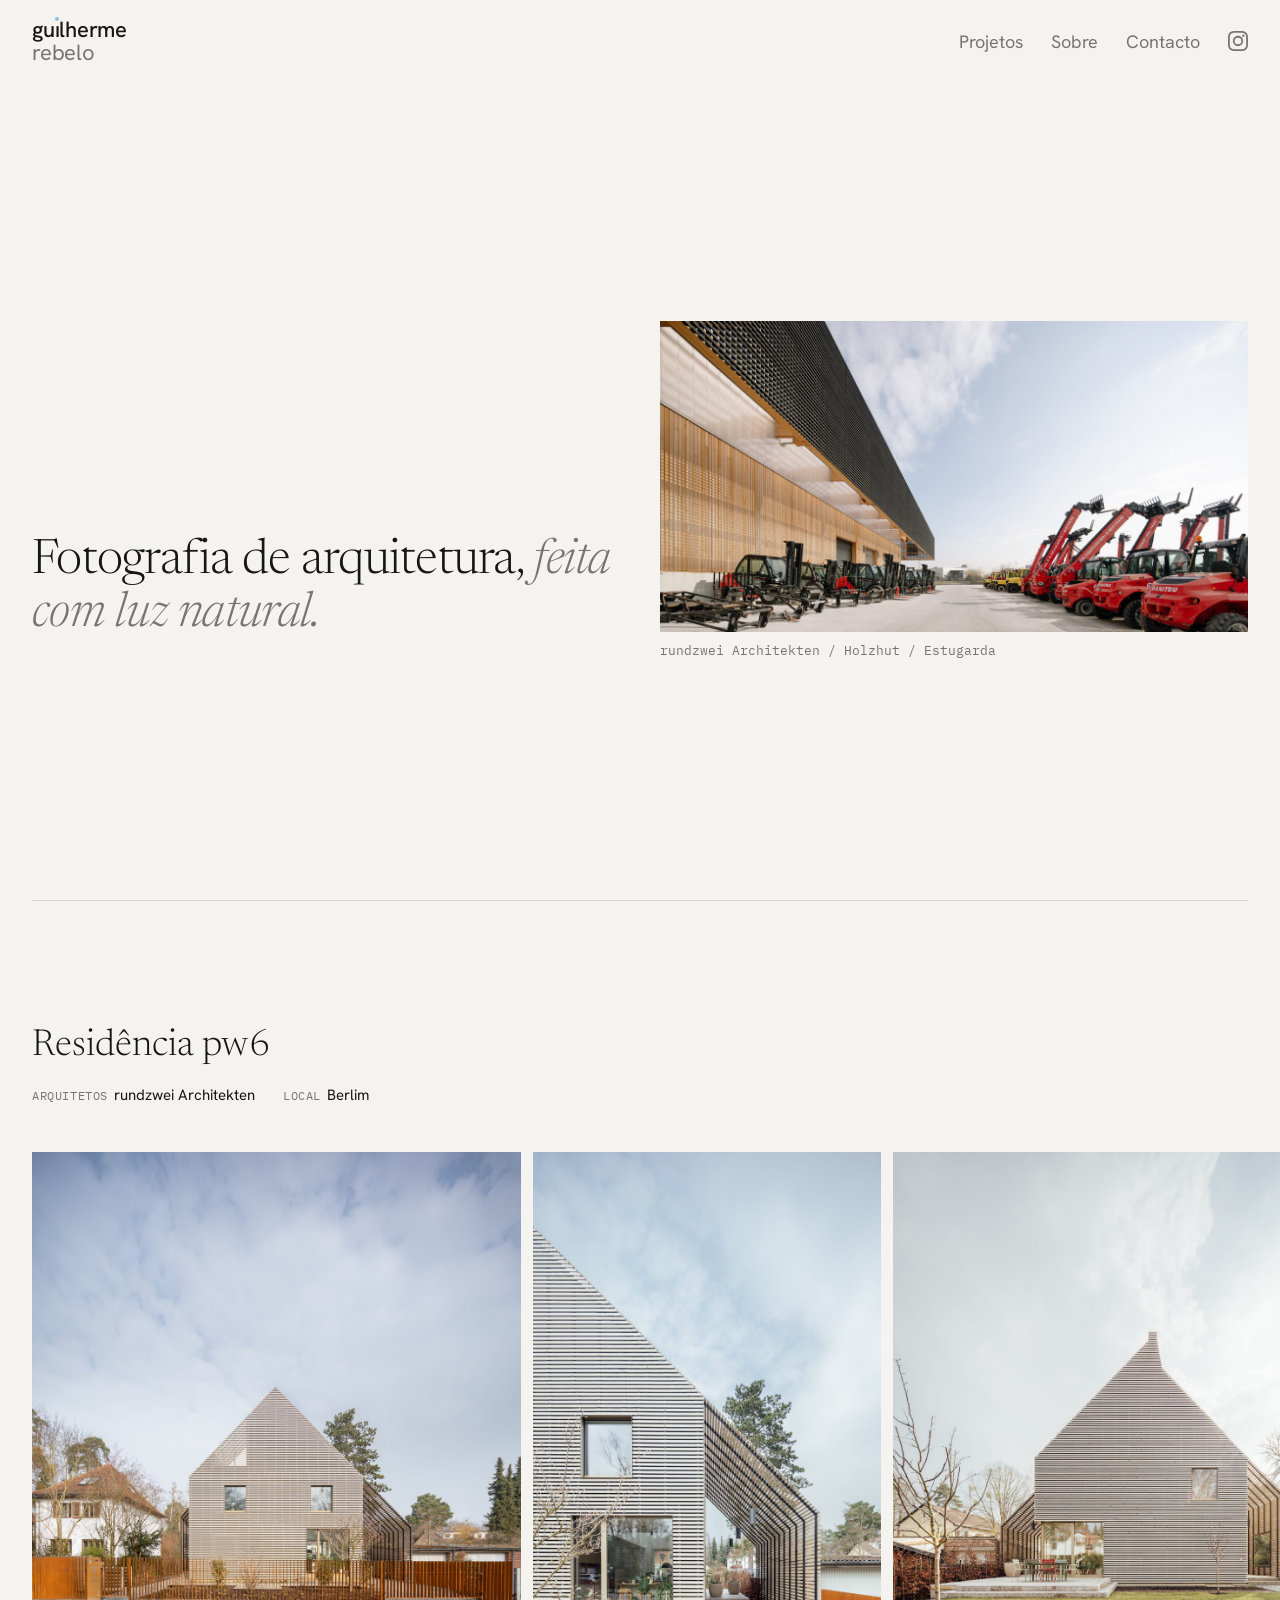
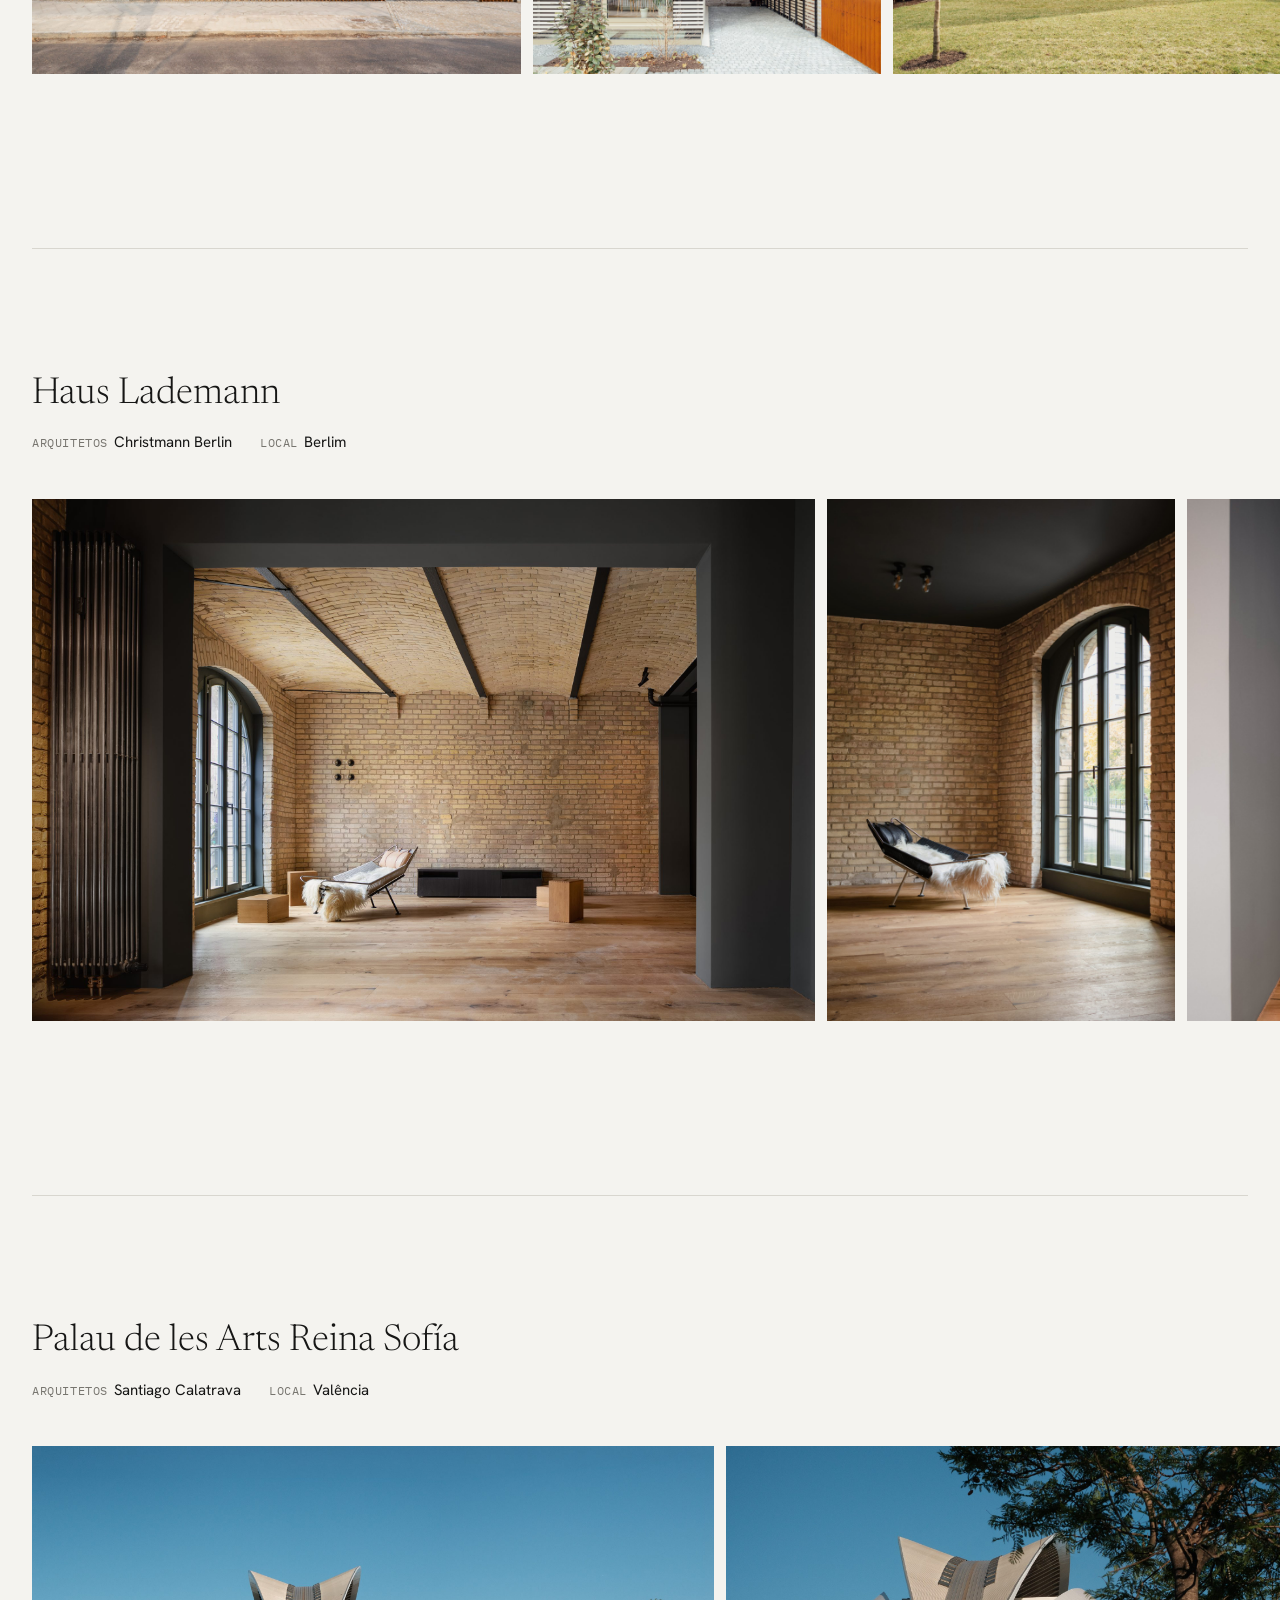
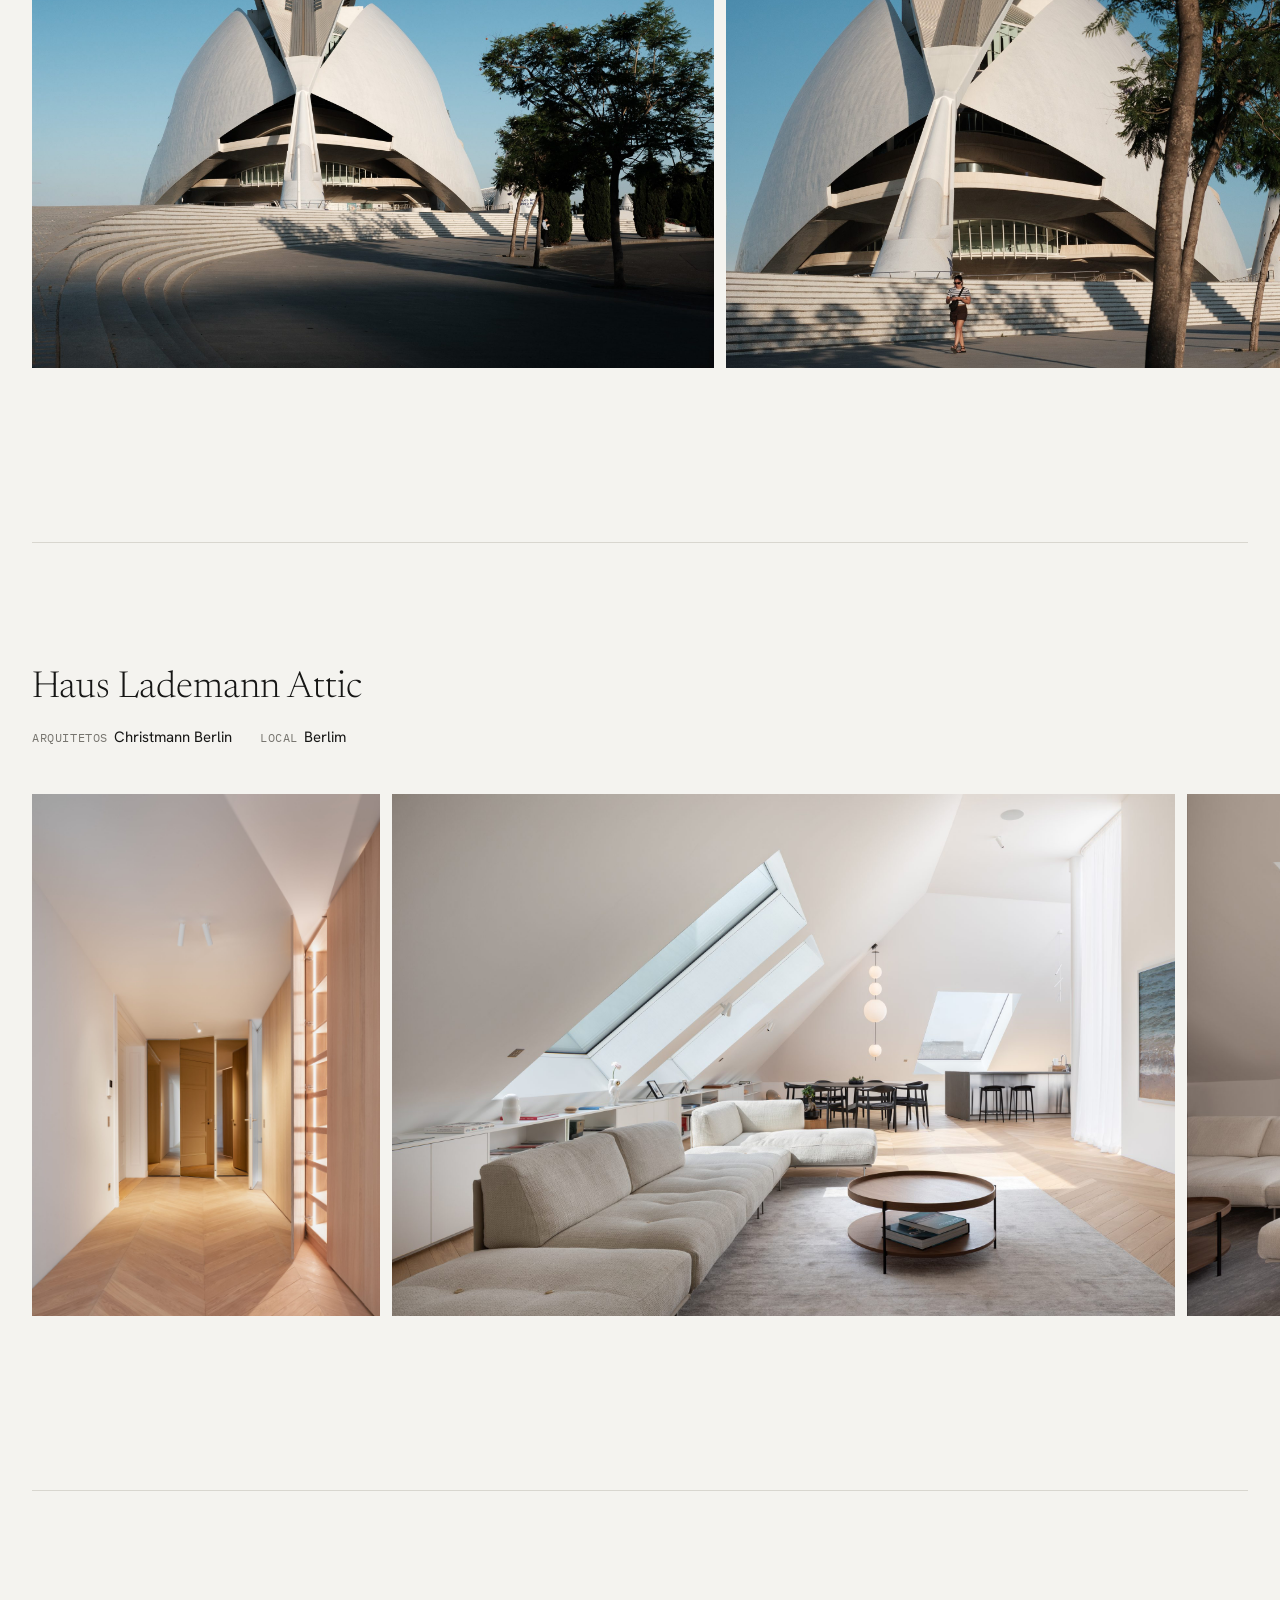
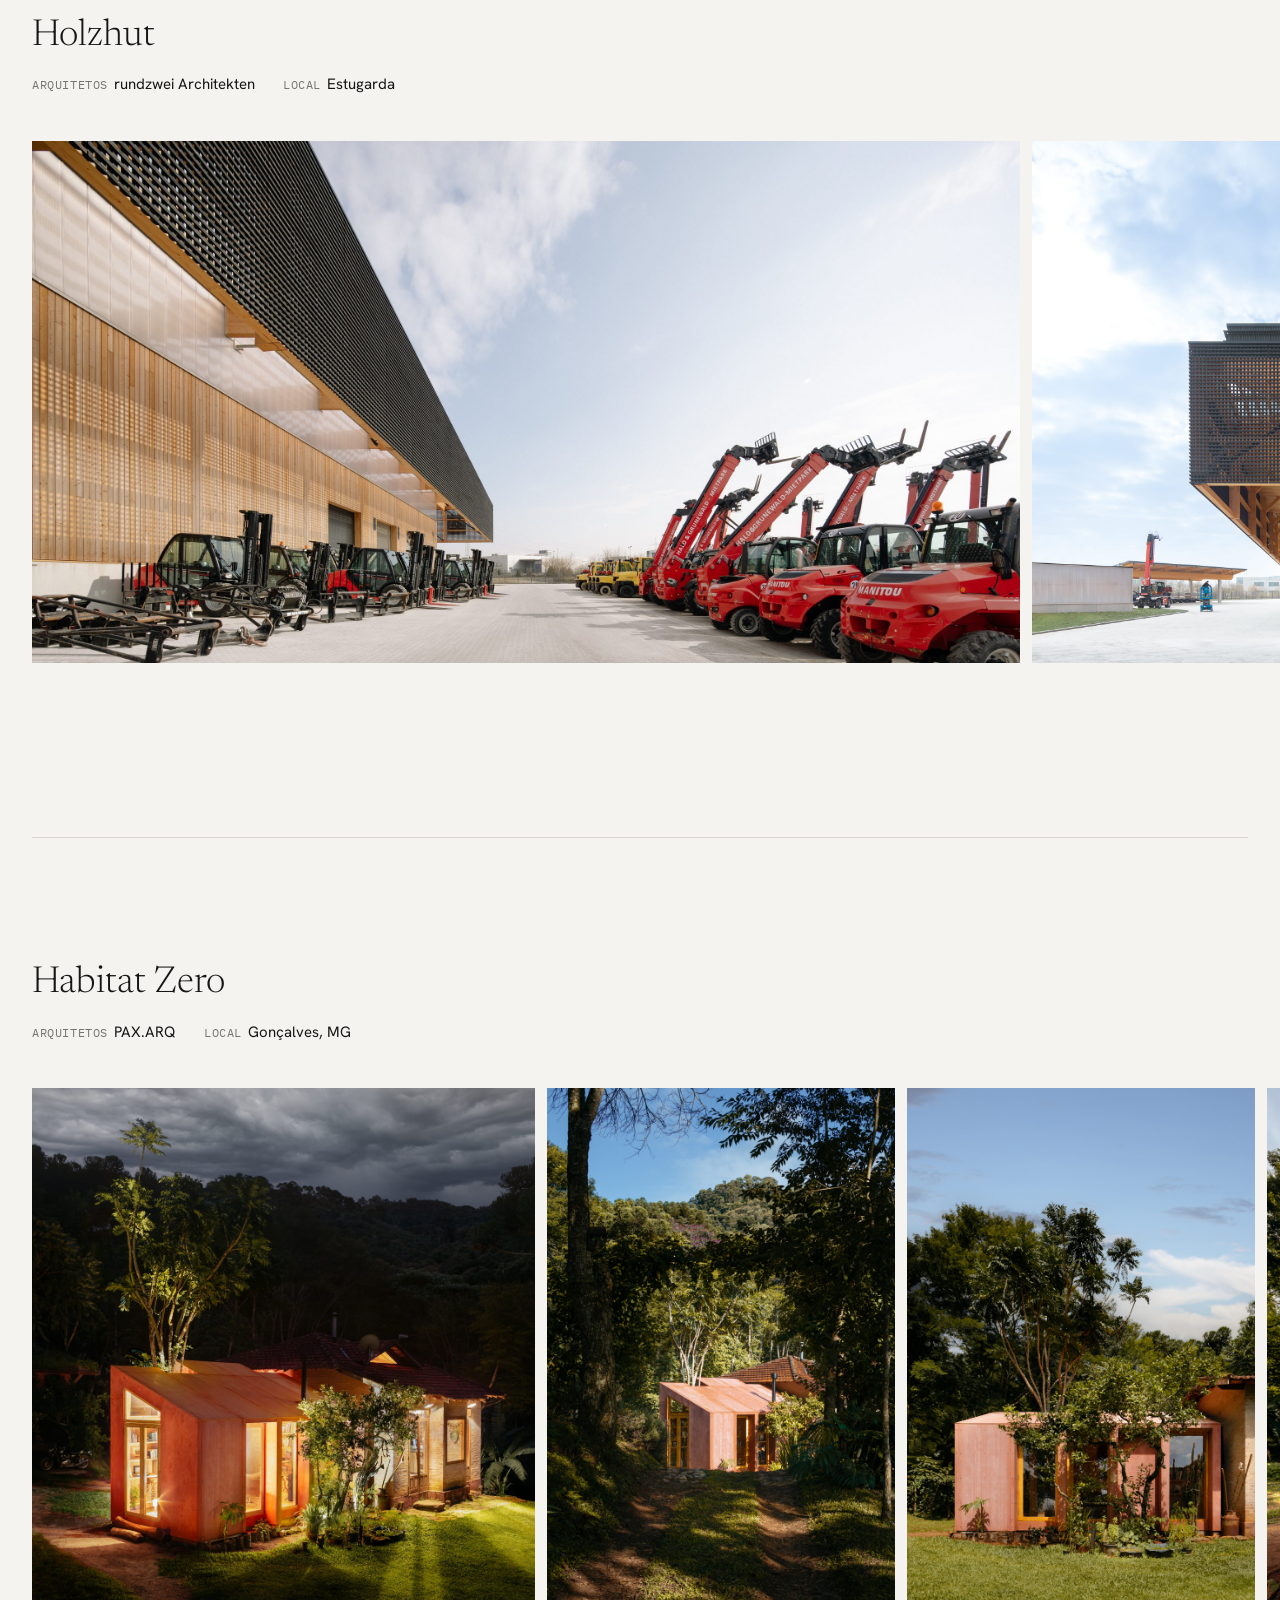
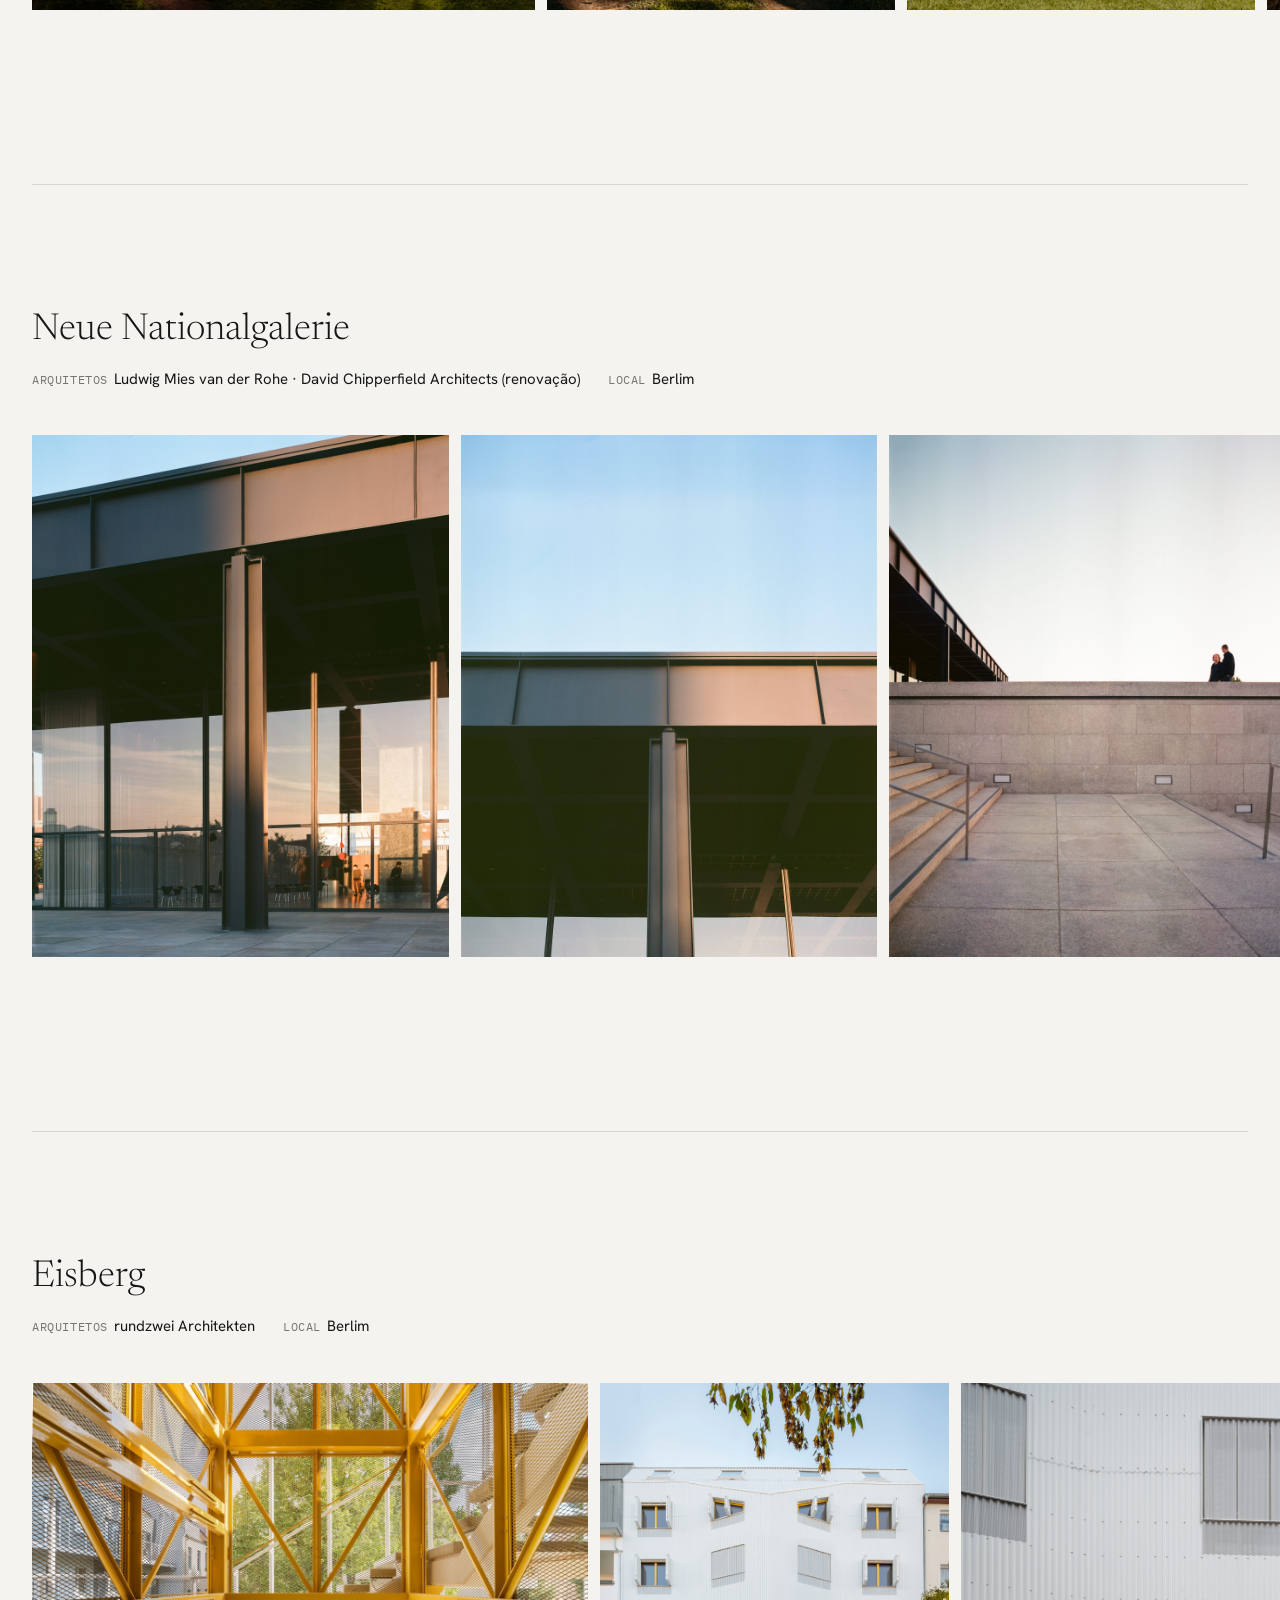
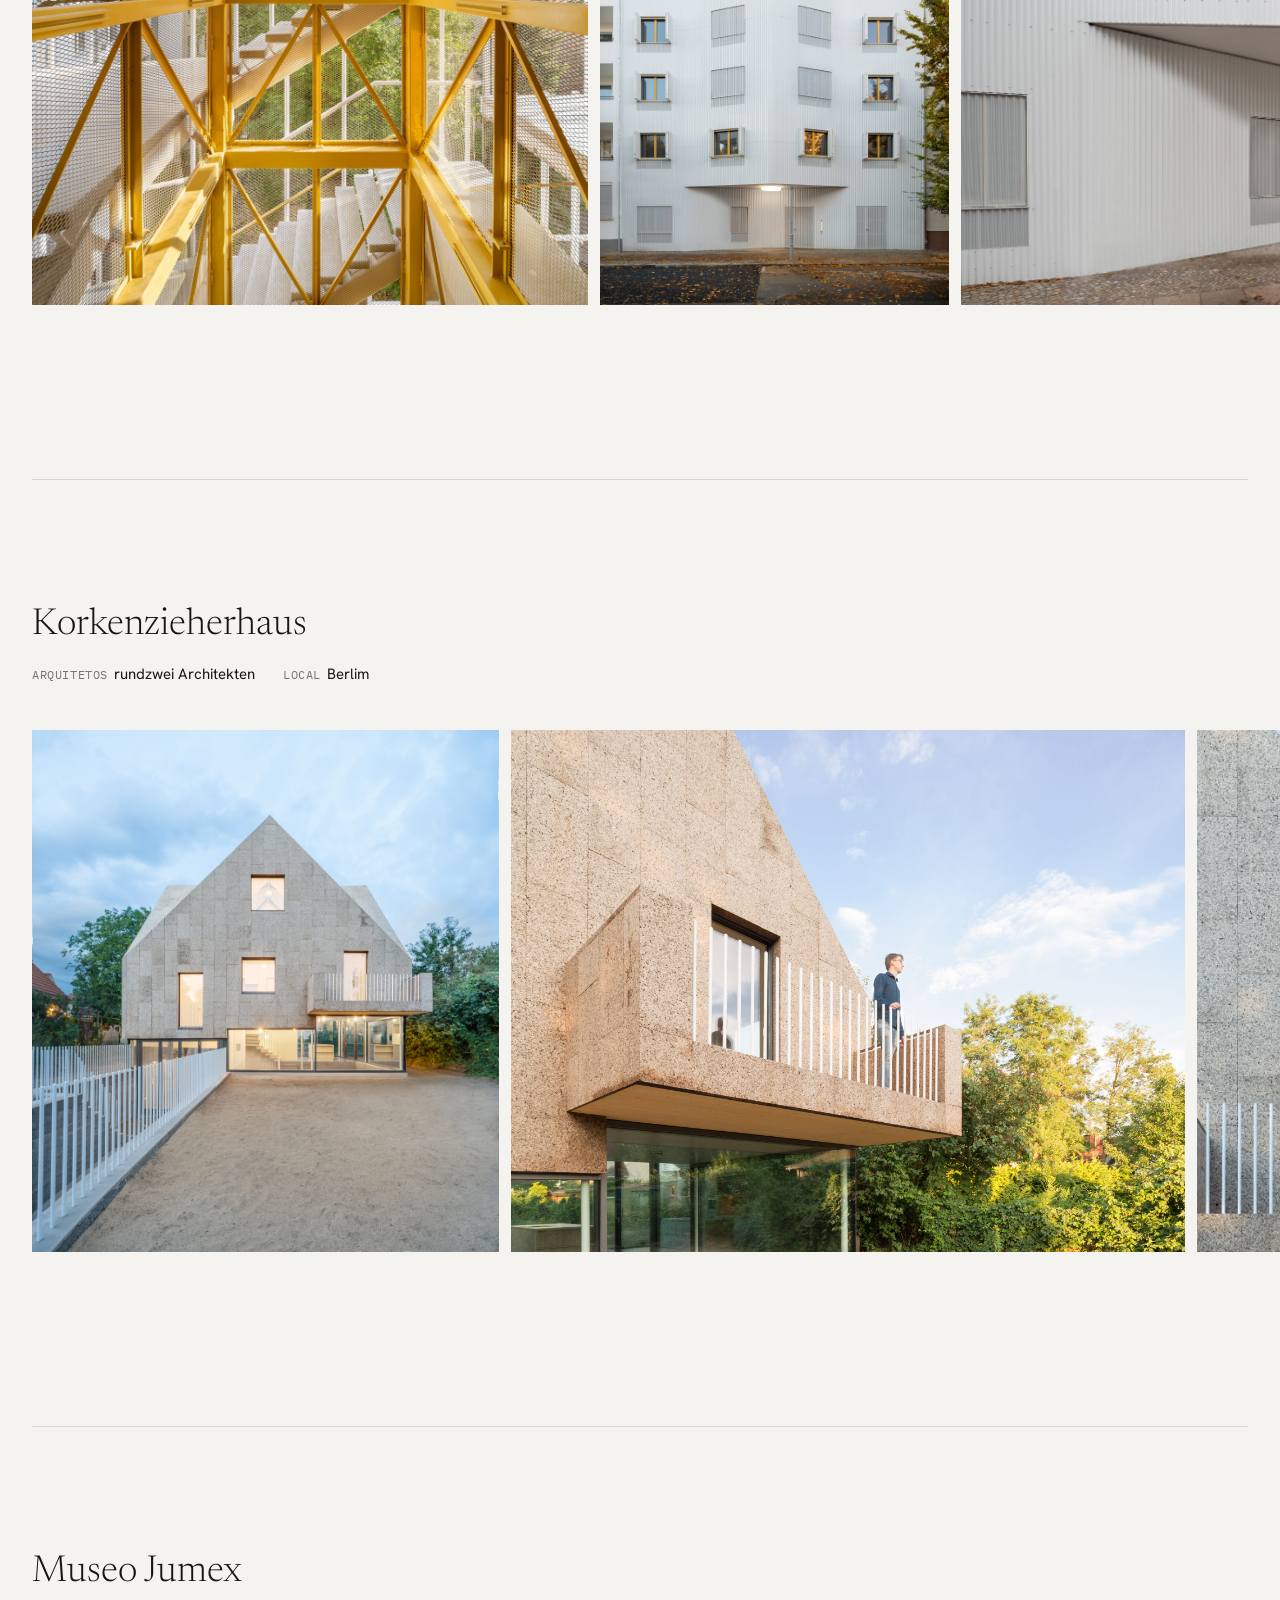
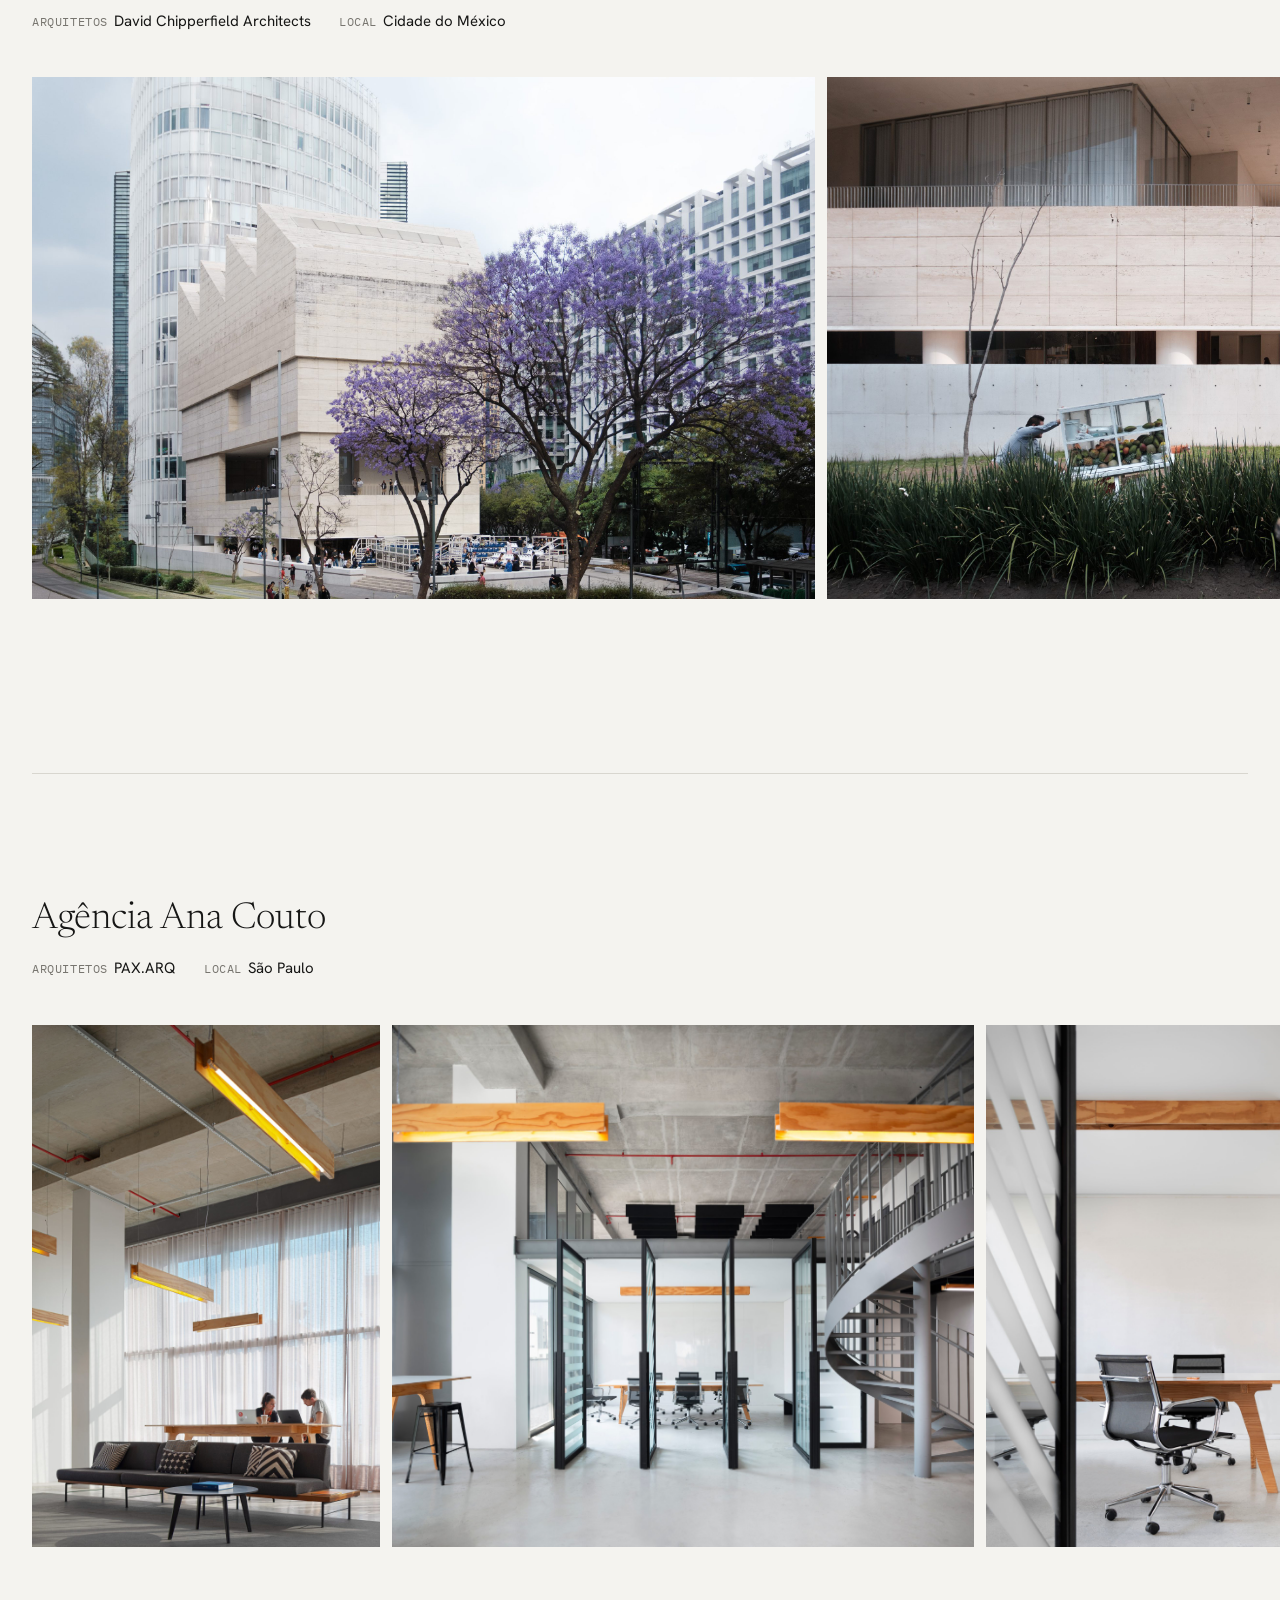
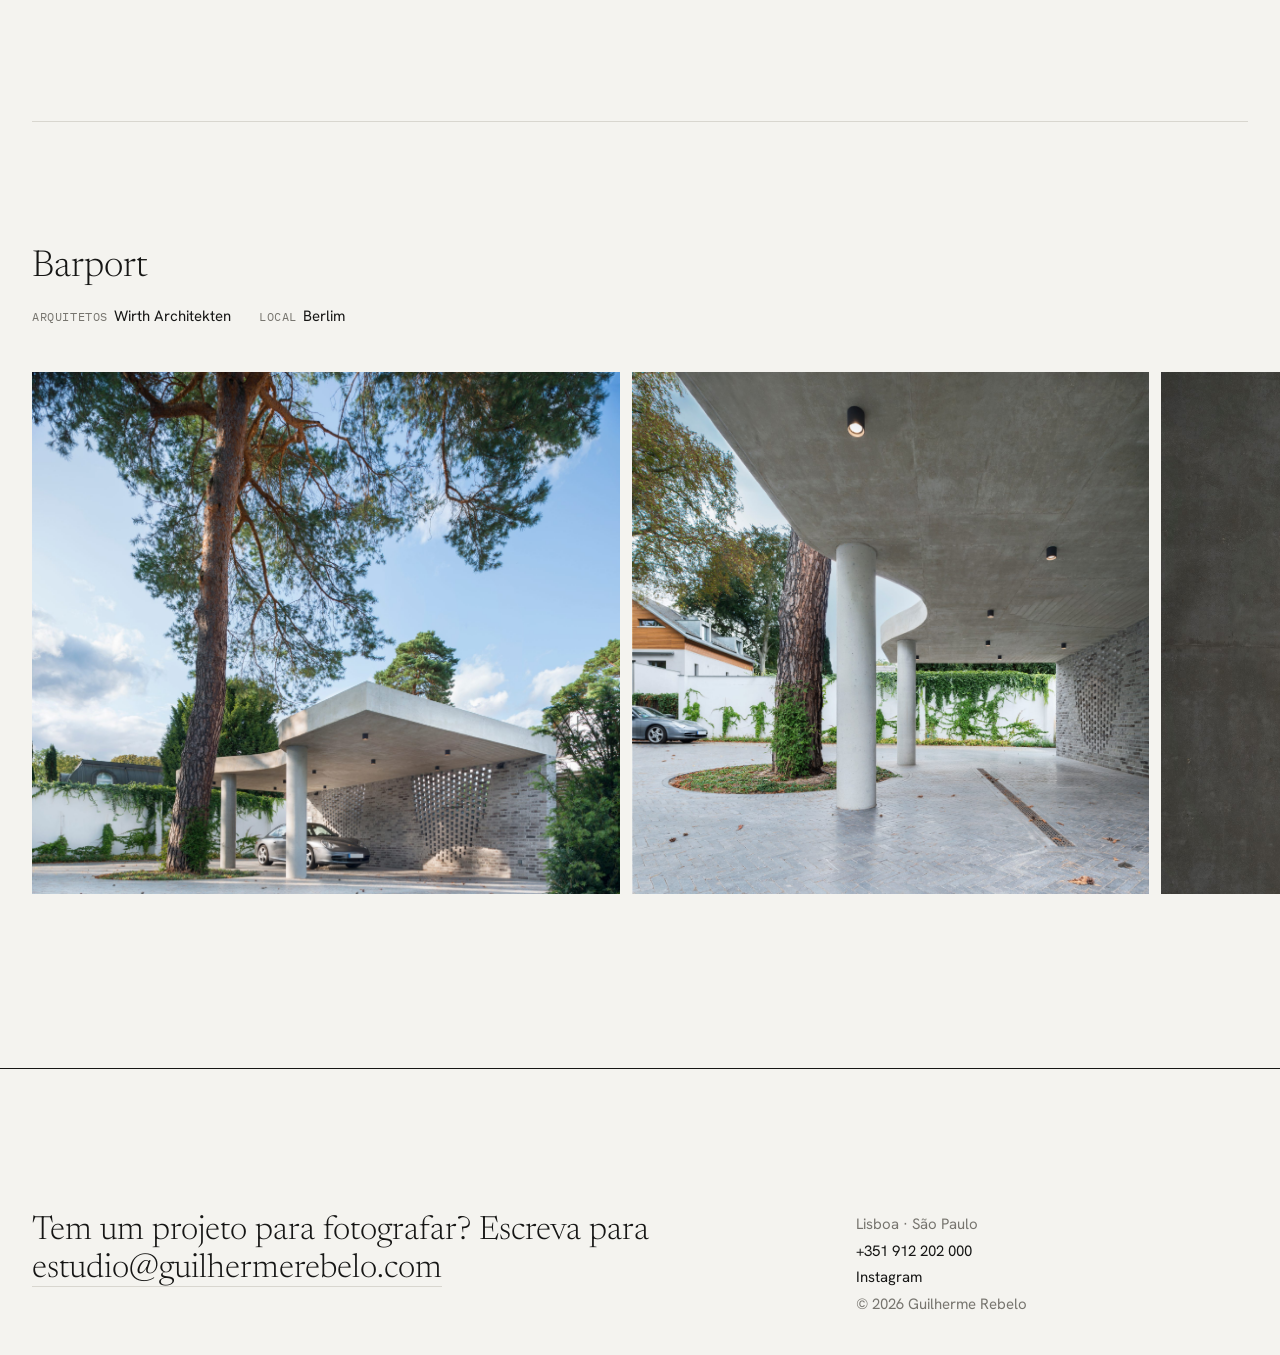
<file: index.html>
<!DOCTYPE html>
<html lang="pt-PT">
	<head>
		<meta charset="UTF-8">
		<meta name="viewport" content="width=device-width, initial-scale=1">
		<title>Guilherme Rebelo — Fotógrafo de Arquitetura em Lisboa</title>
		<meta name="description" content="Guilherme Rebelo, fotógrafo de arquitetura e interiores em Lisboa e São Paulo. Fotografia de arquitetura feita com luz natural, para arquitetos, designers e construtoras.">
		<link rel="canonical" href="https://guilhermerebelo.com/">
		<meta property="og:type" content="website">
		<meta property="og:site_name" content="Guilherme Rebelo">
		<meta property="og:title" content="Guilherme Rebelo — Fotógrafo de Arquitetura em Lisboa">
		<meta property="og:description" content="Guilherme Rebelo, fotógrafo de arquitetura e interiores em Lisboa e São Paulo. Fotografia de arquitetura feita com luz natural, para arquitetos, designers e construtoras.">
		<meta property="og:url" content="https://guilhermerebelo.com/">
		<meta property="og:image" content="https://guilhermerebelo.com/og-image.jpg">
		<meta property="og:image:width" content="1200">
		<meta property="og:image:height" content="630">
		<meta property="og:locale" content="pt_PT">
		<meta name="twitter:card" content="summary_large_image">
		<script type="application/ld+json">
		{
		  "@context": "https://schema.org",
		  "@type": "ProfessionalService",
		  "name": "Guilherme Rebelo — Fotografia de Arquitetura",
		  "description": "Fotografia de arquitetura e interiores, feita com luz natural.",
		  "url": "https://guilhermerebelo.com/",
		  "image": "https://guilhermerebelo.com/og-image.jpg",
		  "logo": "https://guilhermerebelo.com/apple-touch-icon.png",
		  "email": "estudio@guilhermerebelo.com",
		  "telephone": "+351912202000",
		  "address": {
		    "@type": "PostalAddress",
		    "addressLocality": "Lisboa",
		    "addressCountry": "PT"
		  },
		  "areaServed": [
		    "Lisboa",
		    "Portugal",
		    "São Paulo",
		    "Brasil"
		  ],
		  "founder": {
		    "@type": "Person",
		    "name": "Guilherme Rebelo",
		    "jobTitle": "Fotógrafo de arquitetura"
		  },
		  "sameAs": [
		    "https://www.instagram.com/guilhermerebelo.foto/"
		  ]
		}
		</script>
		<link rel="preconnect" href="https://fonts.googleapis.com">
		<link rel="preconnect" href="https://fonts.gstatic.com" crossorigin>
		<link rel="stylesheet" href="https://fonts.googleapis.com/css2?family=Newsreader:ital,opsz,wght@0,6..72,300;1,6..72,300&family=Hanken+Grotesk:wght@400;500&family=IBM+Plex+Mono&display=swap">
		<link rel="icon" href="favicon.svg" type="image/svg+xml">
		<link rel="icon" href="favicon-32.png" type="image/png" sizes="32x32">
		<link rel="apple-touch-icon" href="apple-touch-icon.png">
		<link rel="stylesheet" href="style.css?v=16">
	</head>
	<body>
		<header class="site-header">
			<a class="logo" href="index.html" aria-label="Guilherme Rebelo, início">
				<span class="logo-name"><span>gu<span class="dot-i">ı</span>lherme</span><span>rebelo</span></span>
			</a>
			<nav>
				<a href="index.html#projetos">Projetos</a>
				<a href="sobre.html">Sobre</a>
				<a href="#contacto">Contacto</a>
				<a class="nav-ig" href="https://www.instagram.com/guilhermerebelo.foto/" target="_blank" rel="noopener" aria-label="Instagram">
					<svg viewBox="0 0 1000 1000" aria-hidden="true">
						<path fill="currentColor" transform="translate(-2.5 -2.5)" d="M295.42,6c-53.2,2.51-89.53,11-121.29,23.48-32.87,12.81-60.73,30-88.45,57.82S40.89,143,28.17,175.92c-12.31,31.83-20.65,68.19-23,121.42S2.3,367.68,2.56,503.46,3.42,656.26,6,709.6c2.54,53.19,11,89.51,23.48,121.28,12.83,32.87,30,60.72,57.83,88.45S143,964.09,176,976.83c31.8,12.29,68.17,20.67,121.39,23s70.35,2.87,206.09,2.61,152.83-.86,206.16-3.39S799.1,988,830.88,975.58c32.87-12.86,60.74-30,88.45-57.84S964.1,862,976.81,829.06c12.32-31.8,20.69-68.17,23-121.35,2.33-53.37,2.88-70.41,2.62-206.17s-.87-152.78-3.4-206.1-11-89.53-23.47-121.32c-12.85-32.87-30-60.7-57.82-88.45S862,40.87,829.07,28.19c-31.82-12.31-68.17-20.7-121.39-23S637.33,2.3,501.54,2.56,348.75,3.4,295.42,6m5.84,903.88c-48.75-2.12-75.22-10.22-92.86-17-23.36-9-40-19.88-57.58-37.29s-28.38-34.11-37.5-57.42c-6.85-17.64-15.1-44.08-17.38-92.83-2.48-52.69-3-68.51-3.29-202s.22-149.29,2.53-202c2.08-48.71,10.23-75.21,17-92.84,9-23.39,19.84-40,37.29-57.57s34.1-28.39,57.43-37.51c17.62-6.88,44.06-15.06,92.79-17.38,52.73-2.5,68.53-3,202-3.29s149.31.21,202.06,2.53c48.71,2.12,75.22,10.19,92.83,17,23.37,9,40,19.81,57.57,37.29s28.4,34.07,37.52,57.45c6.89,17.57,15.07,44,17.37,92.76,2.51,52.73,3.08,68.54,3.32,202s-.23,149.31-2.54,202c-2.13,48.75-10.21,75.23-17,92.89-9,23.35-19.85,40-37.31,57.56s-34.09,28.38-57.43,37.5c-17.6,6.87-44.07,15.07-92.76,17.39-52.73,2.48-68.53,3-202.05,3.29s-149.27-.25-202-2.53m407.6-674.61a60,60,0,1,0,59.88-60.1,60,60,0,0,0-59.88,60.1M245.77,503c.28,141.8,115.44,256.49,257.21,256.22S759.52,643.8,759.25,502,643.79,245.48,502,245.76,245.5,361.22,245.77,503m90.06-.18a166.67,166.67,0,1,1,167,166.34,166.65,166.65,0,0,1-167-166.34"/>
					</svg>
				</a>
			</nav>
		</header>

		<section class="cover">
			<h1>Fotografia de arquitetura, <em>feita com luz natural.</em></h1>
			<figure class="cover-image" id="cover-image"></figure>
		</section>

		<main id="projetos">
		<!--
		<section class="project" id="cam">
			<div class="title">
				<h2>CAM — Centro de Arte Moderna Gulbenkian</h2>
				<dl>
					<div><dt>Arquitetos</dt><dd>Kengo Kuma Architects</dd></div>
					<div><dt>Local</dt><dd>Lisboa</dd></div>
				</dl>
			</div>
			<div class="row">
				<img src="images/gulbenkian-01.jpg" alt="a sombra de uma árvore projetada na longa cobertura de azulejos brancos, refletida no lago do jardim" width="2400" height="1600" loading="lazy">
				<img src="images/gulbenkian-02.jpg" alt="a cobertura branca vista entre as árvores do jardim, com a sombra de um plátano desenhada na fachada" width="2400" height="1600" loading="lazy">
				<img src="images/gulbenkian-03.jpg" alt="um casal sentado junto ao lago, de costas, diante da cobertura de azulejos brancos e de um grande plátano" width="2194" height="2400" loading="lazy">
				<img src="images/gulbenkian-04.jpg" alt="um grande plátano contra o céu azul, diante da cobertura branca, com uma pessoa sentada à beira do lago" width="2400" height="2236" loading="lazy">
				<img src="images/gulbenkian-05.jpg" alt="a grande pala curva de madeira e azulejo branco, sobre pilares escuros, contra o céu azul" width="2400" height="1600" loading="lazy">
				<img src="images/gulbenkian-06.jpg" alt="sob a pala de madeira, uma pessoa passa diante da parede branca com o nome do Centro de Arte Moderna" width="2400" height="1660" loading="lazy">
				<img src="images/gulbenkian-07.jpg" alt="uma visitante de casaco vermelho caminha no jardim, diante da cobertura branca e da pala de madeira" width="2400" height="1600" loading="lazy">
				<img src="images/gulbenkian-08.jpg" alt="o teto curvo de madeira sobre pilares escuros, com uma pessoa a caminhar no átrio coberto" width="2400" height="2201" loading="lazy">
				<img src="images/gulbenkian-09.jpg" alt="entre pilares escuros sob o teto de madeira, uma visitante caminha para o jardim ao lado do volume branco" width="2400" height="1600" loading="lazy">
				<img src="images/gulbenkian-10.jpg" alt="o espaço coberto com teto de madeira e pilares escuros, aberto para o jardim" width="2400" height="1600" loading="lazy">
			</div>
		</section>
		-->
		
		<section class="project" id="pw6">
			<div class="title">
				<h2>Residência pw6</h2>
				<dl>
					<div><dt>Arquitetos</dt><dd>rundzwei Architekten</dd></div>
					<div><dt>Local</dt><dd>Berlim</dd></div>
				</dl>
			</div>
			<div class="row">
				<img src="images/pw6-01.jpg" alt="fachada principal de ripas de madeira, com vedação de aço corten, vista da rua" width="2249" height="2400" loading="lazy">
				<img src="images/pw6-02.jpg" alt="a fachada de ripas prolonga-se num alpendre ripado sobre o caminho de entrada" width="1600" height="2400" loading="lazy">
				<img src="images/pw6-03.jpg" alt="fachada traseira de ripas com terraço e mesa de jardim, vista do relvado" width="2182" height="2400" loading="lazy">
				<img src="images/pw6-04.jpg" alt="empena revestida de ripas de madeira, com chaminé, vista entre ramos de árvores" width="1647" height="2400" loading="lazy">
				<img src="images/pw6-05.jpg" alt="o telhado de ripas iluminado pelo sol, meio escondido pelas árvores do jardim" width="1600" height="2400" loading="lazy">
				<img src="images/pw6-06.jpg" alt="esquina da fachada de ripas ao anoitecer, com janelas iluminadas por dentro" width="1652" height="2400" loading="lazy">
				<img src="images/pw6-07.jpg" alt="escada branca em espiral suspensa no pé-direito duplo, sobre a cozinha e a sala de jantar" width="1600" height="2400" loading="lazy">
				<img src="images/pw6-08.jpg" alt="sala de pé-direito duplo com teto de madeira, mesa, cadeiras e ilha de cozinha" width="1600" height="2400" loading="lazy">
				<img src="images/pw6-09.jpg" alt="luz do sol numa parede branca, com ramos vermelhos numa jarra junto à ilha da cozinha" width="1920" height="2400" loading="lazy">
				<img src="images/pw6-10.jpg" alt="vista do corredor para um escritório luminoso, com uma pessoa a passar desfocada" width="1563" height="2400" loading="lazy">
				<img src="images/pw6-11.jpg" alt="piscina interior em betão, iluminada por uma claraboia ao fundo" width="2400" height="2383" loading="lazy">
				<img src="images/pw6-12.jpg" alt="a piscina interior vista através de uma parede de vidro com caixilhos pretos" width="2400" height="1488" loading="lazy">
			</div>
		</section>

		<section class="project" id="haus-lademann">
			<div class="title">
				<h2>Haus Lademann</h2>
				<dl>
					<div><dt>Arquitetos</dt><dd>Christmann Berlin</dd></div>
					<div><dt>Local</dt><dd>Berlim</dd></div>
				</dl>
			</div>
			<div class="row">
				<img src="images/haus-lademann-01.jpg" alt="sala com abóbadas de tijolo amarelo, vigas de aço escuras, chão de madeira e uma espreguiçadeira com pele de ovelha" width="2400" height="1600" loading="lazy">
				<img src="images/haus-lademann-02.jpg" alt="espreguiçadeira com pele de ovelha junto a uma grande janela em arco, numa sala de paredes de tijolo à vista" width="1600" height="2400" loading="lazy">
				<img src="images/haus-lademann-03.jpg" alt="uma bicicleta encostada a uma parede cinzenta, vista através de um arco sob uma abóbada de tijolo" width="1600" height="2400" loading="lazy">
				<img src="images/haus-lademann-04.jpg" alt="lareira embutida numa parede preta, entre tijolo à vista, com um sofá de pele e uma planta junto à janela em arco" width="2300" height="2400" loading="lazy">
				<img src="images/haus-lademann-05.jpg" alt="quarto sob abóbadas de tijolo, com cama branca e um roupeiro cinzento com uma porta aberta para a casa de banho" width="2400" height="1600" loading="lazy">
				<img src="images/haus-lademann-06.jpg" alt="porta envidraçada aberta sobre o canal e uma ponte de pedra, com uma planta e um tapete cinzento no quarto" width="2400" height="1600" loading="lazy">
				<img src="images/haus-lademann-07.jpg" alt="sala de jantar escura com um quadro de floresta, mesa preta e cadeiras de veludo amarelo" width="1600" height="2400" loading="lazy">
				<img src="images/haus-lademann-08.jpg" alt="vista através de um arco para uma cozinha escura, com mesa preta e cadeiras de veludo amarelo" width="1600" height="2400" loading="lazy">
				<img src="images/haus-lademann-09.jpg" alt="cozinha em cinzento-escuro com prateleiras de aço, copos e loiça, diante de cadeiras amarelas" width="2116" height="2400" loading="lazy">
			</div>
		</section>

		<section class="project" id="reina-sofia">
			<div class="title">
				<h2>Palau de les Arts Reina Sofía</h2>
				<dl>
					<div><dt>Arquitetos</dt><dd>Santiago Calatrava</dd></div>
					<div><dt>Local</dt><dd>Valência</dd></div>
				</dl>
			</div>
			<div class="row">
				<img src="images/reina-sofia-01.jpg" alt="a fachada principal do Palau, com as duas cascas brancas e a crista central, sobre a escadaria ao sol" width="2400" height="1836" loading="lazy">
				<img src="images/reina-sofia-02.jpg" alt="a mesma fachada vista entre pinheiros, com duas pessoas na escadaria" width="2400" height="1838" loading="lazy">
				<img src="images/reina-sofia-03.jpg" alt="o Palau visto da ponte pedonal, com a pala curva sobre o edifício e os prédios da cidade ao fundo" width="2400" height="1502" loading="lazy">
				<img src="images/reina-sofia-04.jpg" alt="a lateral do edifício, com a pala branca e terraços ajardinados, junto ao espelho de água e aos ciprestes" width="1714" height="2400" loading="lazy">
				<img src="images/reina-sofia-05.jpg" alt="o sol rasante a passar sob a pala branca, com três pessoas a caminhar junto ao espelho de água" width="2066" height="2400" loading="lazy">
				<img src="images/reina-sofia-06.jpg" alt="a cobertura branca a surgir por trás de palmeiras e arbustos floridos do jardim" width="1600" height="2400" loading="lazy">
				<img src="images/reina-sofia-07.jpg" alt="a ponta da pala branca sobre o espelho de água, com uma torre de vidro e o passeio ao fundo" width="2400" height="1979" loading="lazy">
				<img src="images/reina-sofia-08.jpg" alt="as cascas brancas sobrepostas e a pala curva vistas de baixo, contra o céu azul" width="2400" height="1745" loading="lazy">
			</div>
		</section>

		<section class="project" id="haus-lademann-attic">
			<div class="title">
				<h2>Haus Lademann Attic</h2>
				<dl>
					<div><dt>Arquitetos</dt><dd>Christmann Berlin</dd></div>
					<div><dt>Local</dt><dd>Berlim</dd></div>
				</dl>
			</div>
			<div class="row">
				<img src="images/haus-lademann-attic-00.jpg" alt="corredor com chão de madeira em espinha, portas espelhadas ao fundo e um armário de madeira com prateleiras iluminadas" width="1600" height="2400" loading="lazy">
				<img src="images/haus-lademann-attic-01.jpg" alt="sala sob a cobertura inclinada, com claraboias, sofá claro, mesa de centro redonda e a cozinha ao fundo" width="2400" height="1600" loading="lazy">
				<img src="images/haus-lademann-attic-02.jpg" alt="duas grandes claraboias sobre a sala, com sofá branco, estante baixa e chão de madeira em espinha" width="2400" height="1600" loading="lazy">
				<img src="images/haus-lademann-attic-03.jpg" alt="uma claraboia emoldura os telhados vizinhos, sobre uma cadeira com pele de ovelha" width="1600" height="2400" loading="lazy">
				<img src="images/haus-lademann-attic-04.jpg" alt="lareira acesa numa parede branca, com um quadro escuro e uma manta azul sobre uma mesa de madeira" width="1714" height="2400" loading="lazy">
				<img src="images/haus-lademann-attic-05.jpg" alt="a sala aberta sob as claraboias, vista da bancada de mármore da cozinha com maçãs verdes" width="2400" height="1600" loading="lazy">
				<img src="images/haus-lademann-attic-06.jpg" alt="uma janela de sótão aberta para as árvores, sobre a bancada da cozinha e dois bancos pretos" width="1600" height="2400" loading="lazy">
				<img src="images/haus-lademann-attic-07.jpg" alt="cozinha branca sob a cobertura inclinada, com bancada de pedra, bancos pretos e uma cortina leve" width="2191" height="2400" loading="lazy">
				<img src="images/haus-lademann-attic-08.jpg" alt="um homem à janela, visto através de uma porta de vidro, junto à escada de acesso ao sótão" width="1600" height="2400" loading="lazy">
				<img src="images/haus-lademann-attic-09.jpg" alt="quarto branco sob a cobertura, com a cama ao centro refletida nos espelhos dos roupeiros" width="2400" height="1600" loading="lazy">
			</div>
		</section>

		<section class="project" id="holzhut">
			<div class="title">
				<h2>Holzhut</h2>
				<dl>
					<div><dt>Arquitetos</dt><dd>rundzwei Architekten</dd></div>
					<div><dt>Local</dt><dd>Estugarda</dd></div>
				</dl>
			</div>
			<div class="row">
				<img src="images/holzhut-01.jpg" alt="fachada comprida revestida de ripas de madeira, sob uma grelha metálica escura, com empilhadoras vermelhas alinhadas no pátio" width="2400" height="1268" loading="lazy">
				<img src="images/holzhut-02.jpg" alt="o volume de madeira com o andar superior em grelha metálica escura em consola, contra o céu azul" width="2400" height="1600" loading="lazy">
				<img src="images/holzhut-03.jpg" alt="esquina do edifício, com a grelha escura sobre a base de madeira e máquinas amarelas e vermelhas estacionadas" width="2400" height="1600" loading="lazy">
				<img src="images/holzhut-05.jpg" alt="pormenor da estrutura de madeira e das chapas perfuradas pretas sob a consola" width="2400" height="2129" loading="lazy">
				<img src="images/holzhut-11.jpg" alt="a escada em espiral de aço escuro vista de baixo, a subir entre os pisos até à claraboia, com pessoas nos patamares" width="1834" height="2400" loading="lazy">
				<img src="images/holzhut-08.jpg" alt="escada em espiral de aço escuro num interior com pilares e teto de madeira" width="2024" height="2400" loading="lazy">
				<img src="images/holzhut-10.jpg" alt="a escada em espiral vista de baixo, a subir entre os pisos de escritórios" width="1600" height="2400" loading="lazy">
				<img src="images/holzhut-12.jpg" alt="a curva da escada com o guarda-corpos de barras escuras, junto a um pilar de madeira" width="1600" height="2400" loading="lazy">
				<img src="images/holzhut-13.jpg" alt="os degraus e as barras pretas da escada em contraluz, diante de uma janela e do teto de madeira" width="1870" height="2400" loading="lazy">
				<img src="images/holzhut-14.jpg" alt="a escada em espiral vista do piso de escritórios, com um pilar de madeira e um homem a passar ao fundo" width="1600" height="2400" loading="lazy">
			</div>
		</section>

		<section class="project" id="habitat-zero">
			<div class="title">
				<h2>Habitat Zero</h2>
				<dl>
					<div><dt>Arquitetos</dt><dd>PAX.ARQ</dd></div>
					<div><dt>Local</dt><dd>Gonçalves, MG</dd></div>
				</dl>
			</div>
			<div class="row">
				<img src="images/habitat-zero-01.jpg" alt="o pequeno volume cor de terra iluminado por dentro ao anoitecer, junto à casa antiga, sob um céu de tempestade" width="2313" height="2400" loading="lazy">
				<img src="images/habitat-zero-02.jpg" alt="o volume rosado ao fundo de um caminho de terra, entre a mata" width="1600" height="2400" loading="lazy">
				<img src="images/habitat-zero-03.jpg" alt="o anexo cor de terra entre plantas e uma árvore alta, sob o céu azul" width="1600" height="2400" loading="lazy">
				<img src="images/habitat-zero-04.jpg" alt="parede rosada com uma janela de caixilho de madeira e uma folha de costela-de-adão em primeiro plano" width="1600" height="2400" loading="lazy">
				<img src="images/habitat-zero-05.jpg" alt="o anexo de empena inclinada ao lado da casa de taipa, com a serra ao fundo" width="2400" height="2012" loading="lazy">
				<img src="images/habitat-zero-06.jpg" alt="uma árvore esguia ergue-se diante do volume rosado, contra o céu azul" width="1600" height="2400" loading="lazy">
				<img src="images/habitat-zero-07.jpg" alt="o volume rosado com janelas iluminadas, sob um céu nublado, ao lado de uma árvore alta" width="1600" height="2400" loading="lazy">
				<img src="images/habitat-zero-08.jpg" alt="a fachada rosada e uma janela de canto, com a encosta coberta de mata atrás" width="2400" height="1600" loading="lazy">
				<img src="images/habitat-zero-09.jpg" alt="interior revestido de contraplacado, com uma salamandra preta e uma cadeira junto à porta" width="1910" height="2400" loading="lazy">
				<img src="images/habitat-zero-10.jpg" alt="sala de contraplacado com teto inclinado, estante e uma porta envidraçada aberta para o verde" width="1600" height="2400" loading="lazy">
				<img src="images/habitat-zero-11.jpg" alt="estante embutida entre janelas altas, num interior todo de contraplacado" width="1600" height="2400" loading="lazy">
				<img src="images/habitat-zero-12.jpg" alt="interior de contraplacado com uma guitarra, um cão deitado e a salamandra, a abrir para a casa antiga" width="1600" height="2400" loading="lazy">
			</div>
		</section>

		<section class="project" id="neue-nationalgalerie">
			<div class="title">
				<h2>Neue Nationalgalerie</h2>
				<dl>
					<div><dt>Arquitetos</dt><dd>Ludwig Mies van der Rohe · David Chipperfield Architects (renovação)</dd></div>
					<div><dt>Local</dt><dd>Berlim</dd></div>
				</dl>
			</div>
			<div class="row">
				<img src="images/neue-nationalgalerie-01.jpg" alt="um pilar cruciforme de aço sob a cobertura, com o pôr do sol refletido na fachada de vidro" width="1916" height="2400" loading="lazy">
				<img src="images/neue-nationalgalerie-02.jpg" alt="a aresta da cobertura de aço e um pilar cruciforme contra o céu azul claro" width="1916" height="2400" loading="lazy">
				<img src="images/neue-nationalgalerie-03.jpg" alt="o terraço de granito e a escadaria sob a cobertura, com duas pessoas sentadas no muro" width="1916" height="2400" loading="lazy">
				<img src="images/neue-nationalgalerie-04.jpg" alt="um pilar de aço diante da fachada de vidro ao anoitecer, com a cidade refletida e o átrio iluminado" width="1600" height="2400" loading="lazy">
				<img src="images/neue-nationalgalerie-05.jpg" alt="o átrio sob a grelha do teto, com cortinas leves e uma escultura vermelha por trás do vidro" width="1600" height="2400" loading="lazy">
				<img src="images/neue-nationalgalerie-06.jpg" alt="a cobertura de aço em consola sobre o muro de granito do terraço, ao entardecer" width="1600" height="2400" loading="lazy">
				<img src="images/neue-nationalgalerie-07.jpg" alt="o pavilhão de vidro e aço visto de frente, pousado no terraço sob um céu pálido" width="2297" height="2400" loading="lazy">
				<img src="images/neue-nationalgalerie-08.jpg" alt="o pavilhão iluminado por dentro ao anoitecer, sob um céu azul profundo, entre árvores" width="2400" height="1266" loading="lazy">
				<img src="images/neue-nationalgalerie-09.jpg" alt="a escadaria de granito e o pavilhão iluminado sob o céu azul da noite" width="1600" height="2400" loading="lazy">
			</div>
		</section>

		<section class="project" id="die-eisberg">
			<div class="title">
				<h2>Eisberg</h2>
				<dl>
					<div><dt>Arquitetos</dt><dd>rundzwei Architekten</dd></div>
					<div><dt>Local</dt><dd>Berlim</dd></div>
				</dl>
			</div>
			<div class="row">
				<img src="images/die-eisberg-01.jpg" alt="estrutura amarela da escada exterior vista por dentro, entre chapa perfurada e árvores" width="2400" height="2252" loading="lazy">
				<img src="images/die-eisberg-02.jpg" alt="fachada branca de chapa ondulada com janelas irregulares, ao entardecer" width="1602" height="2400" loading="lazy">
				<img src="images/die-eisberg-03.jpg" alt="pormenor da fachada branca de chapa ondulada, com uma pala sobre a porta de entrada" width="2400" height="2097" loading="lazy">
				<img src="images/die-eisberg-04.jpg" alt="varandas brancas sobrepostas com caixilhos de madeira, vistas de baixo" width="1467" height="2400" loading="lazy">
				<img src="images/die-eisberg-06.jpg" alt="galeria exterior estreita entre o vidro e a estrutura branca, com uma pessoa ao fundo" width="1914" height="2400" loading="lazy">
				<img src="images/die-eisberg-08.jpg" alt="o pátio com a escada amarela e as varandas brancas, entre árvores de outono" width="2400" height="1602" loading="lazy">
			</div>
		</section>

		<section class="project" id="corkscrew">
			<div class="title">
				<h2>Korkenzieherhaus</h2>
				<dl>
					<div><dt>Arquitetos</dt><dd>rundzwei Architekten</dd></div>
					<div><dt>Local</dt><dd>Berlim</dd></div>
				</dl>
			</div>
			<div class="row">
				<img src="images/corkscrew-01.jpg" alt="a casa revestida de cortiça vista do jardim, com a empena alta, a varanda e o rés-do-chão envidraçado" width="2145" height="2400" loading="lazy">
				<img src="images/corkscrew-02.jpg" alt="um homem na varanda revestida de cortiça, em consola sobre o jardim, ao fim da tarde" width="2400" height="1857" loading="lazy">
				<img src="images/corkscrew-03.jpg" alt="a empena de cortiça com uma janela alta e estreita e o guarda-corpos de barras brancas" width="1696" height="2400" loading="lazy">
				<img src="images/corkscrew-04.jpg" alt="uma mulher sobe a escada de madeira suspensa, num corredor branco com vista para o jardim" width="1929" height="2400" loading="lazy">
				<img src="images/corkscrew-05.jpg" alt="a escada de madeira em espiral vista de cima, com uma pessoa a descer" width="2165" height="2400" loading="lazy">
				<img src="images/corkscrew-06.jpg" alt="a escada de madeira vista de baixo, a subir em espiral até à claraboia" width="2400" height="2361" loading="lazy">
				<img src="images/corkscrew-07.jpg" alt="a claraboia em estrela sobre o sótão branco, com a escada de madeira ao fundo" width="1862" height="2400" loading="lazy">
				<img src="images/corkscrew-08.jpg" alt="pormenor da claraboia: os caixilhos de madeira e o céu azul entre as paredes brancas" width="1580" height="2400" loading="lazy">
			</div>
		</section>

		<section class="project" id="jumex">
			<div class="title">
				<h2>Museo Jumex</h2>
				<dl>
					<div><dt>Arquitetos</dt><dd>David Chipperfield Architects</dd></div>
					<div><dt>Local</dt><dd>Cidade do México</dd></div>
				</dl>
			</div>
			<div class="row">
				<img src="images/jumex-14.jpg" alt="Museo Jumex building and sawtooth roof framed by blooming purple jacaranda trees and modern high-rises" width="2400" height="1600" loading="lazy">
				<img src="images/jumex-13.jpg" alt="Vendor pushing a fruit cart past Museo Jumex facade framed by plants and a tree trunk" width="2400" height="1600" loading="lazy">
				<img src="images/jumex-11.jpg" alt="Worker in safety vest resting below the geometric travertine facade of Museo Jumex" width="1706" height="2400" loading="lazy">
				<img src="images/jumex-10.jpg" alt="Construction worker on scaffolding in front of the travertine facade of Museo Jumex" width="2400" height="1600" loading="lazy">
				<img src="images/jumex-09.jpg" alt="Two workers riding in the back of a pickup truck outside the entrance of Museo Jumex" width="1740" height="2400" loading="lazy">
				<img src="images/jumex-02.jpg" alt="Travertine facade of Museo Jumex framed by an overhanging roof and blooming jacaranda tree" width="2400" height="1757" loading="lazy">
				<img src="images/jumex-04.jpg" alt="Water reflection showing the travertine facade and sawtooth roof of Museo Jumex with trees" width="2400" height="1730" loading="lazy">
				<img src="images/jumex-05.jpg" alt="Visitor standing in a sunlit, stone-clad open-air loggia at Museo Jumex" width="1600" height="2400" loading="lazy">
				<img src="images/jumex-07.jpg" alt="Architectural detail of travertine stone cladding and stainless steel railing in sunlight" width="1600" height="2400" loading="lazy">
				<img src="images/jumex-08.jpg" alt="Visitor walking through a sunlit stone gallery doorway behind a dark curtain and glass facade" width="2400" height="1600" loading="lazy">
				<img src="images/jumex-06.jpg" alt="Interior gallery with floor-to-ceiling sheer white curtains, stone floor, and maintenance cart" width="1600" height="2400" loading="lazy">
			</div>
		</section>

		<section class="project" id="ana-couto">
			<div class="title">
				<h2>Agência Ana Couto</h2>
				<dl>
					<div><dt>Arquitetos</dt><dd>PAX.ARQ</dd></div>
					<div><dt>Local</dt><dd>São Paulo</dd></div>
				</dl>
			</div>
			<div class="row">
				<img src="images/ana-couto-03.jpg" alt="duas pessoas trabalham a uma mesa comprida diante de cortinas leves, sob luminárias de madeira" width="1600" height="2400" loading="lazy">
				<img src="images/ana-couto-01.jpg" alt="sala de reuniões envidraçada sob a laje de betão, com uma escada em espiral metálica ao lado" width="2400" height="2153" loading="lazy">
				<img src="images/ana-couto-02.jpg" alt="uma cadeira de escritório preta junto a uma mesa de madeira, vista entre pilares" width="1600" height="2400" loading="lazy">
				<img src="images/ana-couto-04.jpg" alt="luminárias de madeira suspensas diante de cortinas atravessadas pela luz" width="1600" height="2400" loading="lazy">
				<img src="images/ana-couto-05.jpg" alt="escada em espiral metálica sobre o espaço de trabalho aberto, com luminárias de madeira" width="1593" height="2400" loading="lazy">
				<img src="images/ana-couto-06.jpg" alt="uma pessoa sobe a escada em espiral, sob os painéis acústicos pretos do teto" width="1600" height="2400" loading="lazy">
			</div>
		</section>

		<section class="project" id="barport">
			<div class="title">
				<h2>Barport</h2>
				<dl>
					<div><dt>Arquitetos</dt><dd>Wirth Architekten</dd></div>
					<div><dt>Local</dt><dd>Berlim</dd></div>
				</dl>
			</div>
			<div class="row">
				<img src="images/barport-01.jpg" alt="cobertura de betão sobre pilares redondos, com um carro estacionado e um grande pinheiro em primeiro plano" width="2400" height="2131" loading="lazy">
				<img src="images/barport-02.jpg" alt="vista sob a laje curva de betão, com pilares cilíndricos, o tronco do pinheiro e um muro coberto de hera" width="2377" height="2400" loading="lazy">
				<img src="images/barport-03.jpg" alt="vista de baixo para cima, onde a abertura curva na laje de betão enquadra a copa do pinheiro e o céu" width="2400" height="1991" loading="lazy">
				<img src="images/barport-04.jpg" alt="pormenor da aresta da laje de betão aparente, com uma luminária preta, diante de árvores e hera" width="2400" height="1602" loading="lazy">
				<img src="images/barport-05.jpg" alt="a cobertura de betão rodeia o pinheiro, preservado num canteiro circular no pavimento de tijolo" width="2400" height="2310" loading="lazy">
				<img src="images/barport-06.jpg" alt="pilar de betão sob a laje curva, diante de uma parede de tijolo cinzento com aberturas em treliça" width="2400" height="2308" loading="lazy">
				<img src="images/barport-07.jpg" alt="a laje ondulada de betão e a parede de tijolo vazado, sob os ramos de um pinheiro" width="1762" height="2400" loading="lazy">
			</div>
		</section>
		</main>

		<!--
		<section class="press">
			<h3>Publicado em</h3>
			<div class="press-track">
				<ul>
					<li>The New York Times</li>
					<li>Dezeen</li>
					<li>Designboom</li>
					<li>ArchDaily</li>
				</ul>
			</div>
		</section>
		-->

		<footer class="site-footer" id="contacto">
			<p class="footer-text">Tem um projeto para fotografar? Escreva para <a href="mailto:estudio@guilhermerebelo.com">estudio@guilhermerebelo.com</a></p>
			<div class="footer-info">
				<span>Lisboa · São Paulo</span>
				<a href="tel:+351912202000">+351 912 202 000</a>
				<a href="https://www.instagram.com/guilhermerebelo.foto/" target="_blank" rel="noopener">Instagram</a>
				<span>© 2026 Guilherme Rebelo</span>
			</div>
		</footer>

		<script>
			// 1. Capa: escolhe um projeto ao acaso e mostra a sua primeira imagem
			// (o primeiro projeto fica de fora: já aparece logo por baixo da capa)
			const projects = Array.from(document.querySelectorAll(".project")).slice(1);
			const chosen = projects[Math.floor(Math.random() * projects.length)];
			const link = document.createElement("a");
			link.href = "#" + chosen.id;
			const image = chosen.querySelector(".row img").cloneNode();
			image.loading = "eager";
			// legenda "arquitetos / projeto / local", feita a partir do título do projeto
			const info = chosen.querySelectorAll("dd");
			const caption = document.createElement("p");
			caption.className = "caption";
			caption.textContent = info[0].textContent + " / " + chosen.querySelector("h2").textContent + " / " + info[1].textContent;
			link.append(image, caption);
			document.getElementById("cover-image").append(link);

			//2. Fotografias: clicar abre a fotografia em grande
			let current = null;
			function place(element, top, left, width, height) {
				element.style.top = top + "px";
				element.style.left = left + "px";
				element.style.width = width + "px";
				element.style.height = height + "px";
			}

			function zoomIn(img) {
				const start = img.getBoundingClientRect();

				const bg = document.createElement("div");
				bg.className = "zoom-bg";

				const big = img.cloneNode();
				big.className = "zoom-img";
				big.loading = "eager";

				place(big, start.top, start.left, start.width, start.height);
				document.body.append(bg, big);
				big.getBoundingClientRect();

				const margin = window.innerWidth < 800 ? 12 : 40;
				const scale = Math.min(
					(window.innerWidth - 2 * margin) / img.naturalWidth,
					(window.innerHeight - 2 * margin) / img.naturalHeight
				);
				const width = img.naturalWidth * scale;
				const height = img.naturalHeight * scale;
				place(big, (window.innerHeight - height) / 2, (window.innerWidth - width) / 2, width, height);
				bg.classList.add("open");

				current = { img, bg, big };
				bg.onclick = zoomOut;
				big.onclick = zoomOut;
			}

			function zoomOut () {
				if (!current) return;
				const { img, bg, big } = current;
				current = null;
				const end = img.getBoundingClientRect();
				place(big, end.top, end.left, end.width, end.height);
				bg.classList.remove("open");
				setTimeout(() => { bg.remove(); big.remove(); }, 450);
			}

			document.querySelectorAll(".row img").forEach(img => {
				img.addEventListener("click", () => zoomIn(img));
			});
			document.addEventListener("keydown", event => {
				if (event.key === "Escape") zoomOut();
			});
			window.addEventListener("scroll", zoomOut, { passive:true});
		</script>
	</body>
</html>
</file>
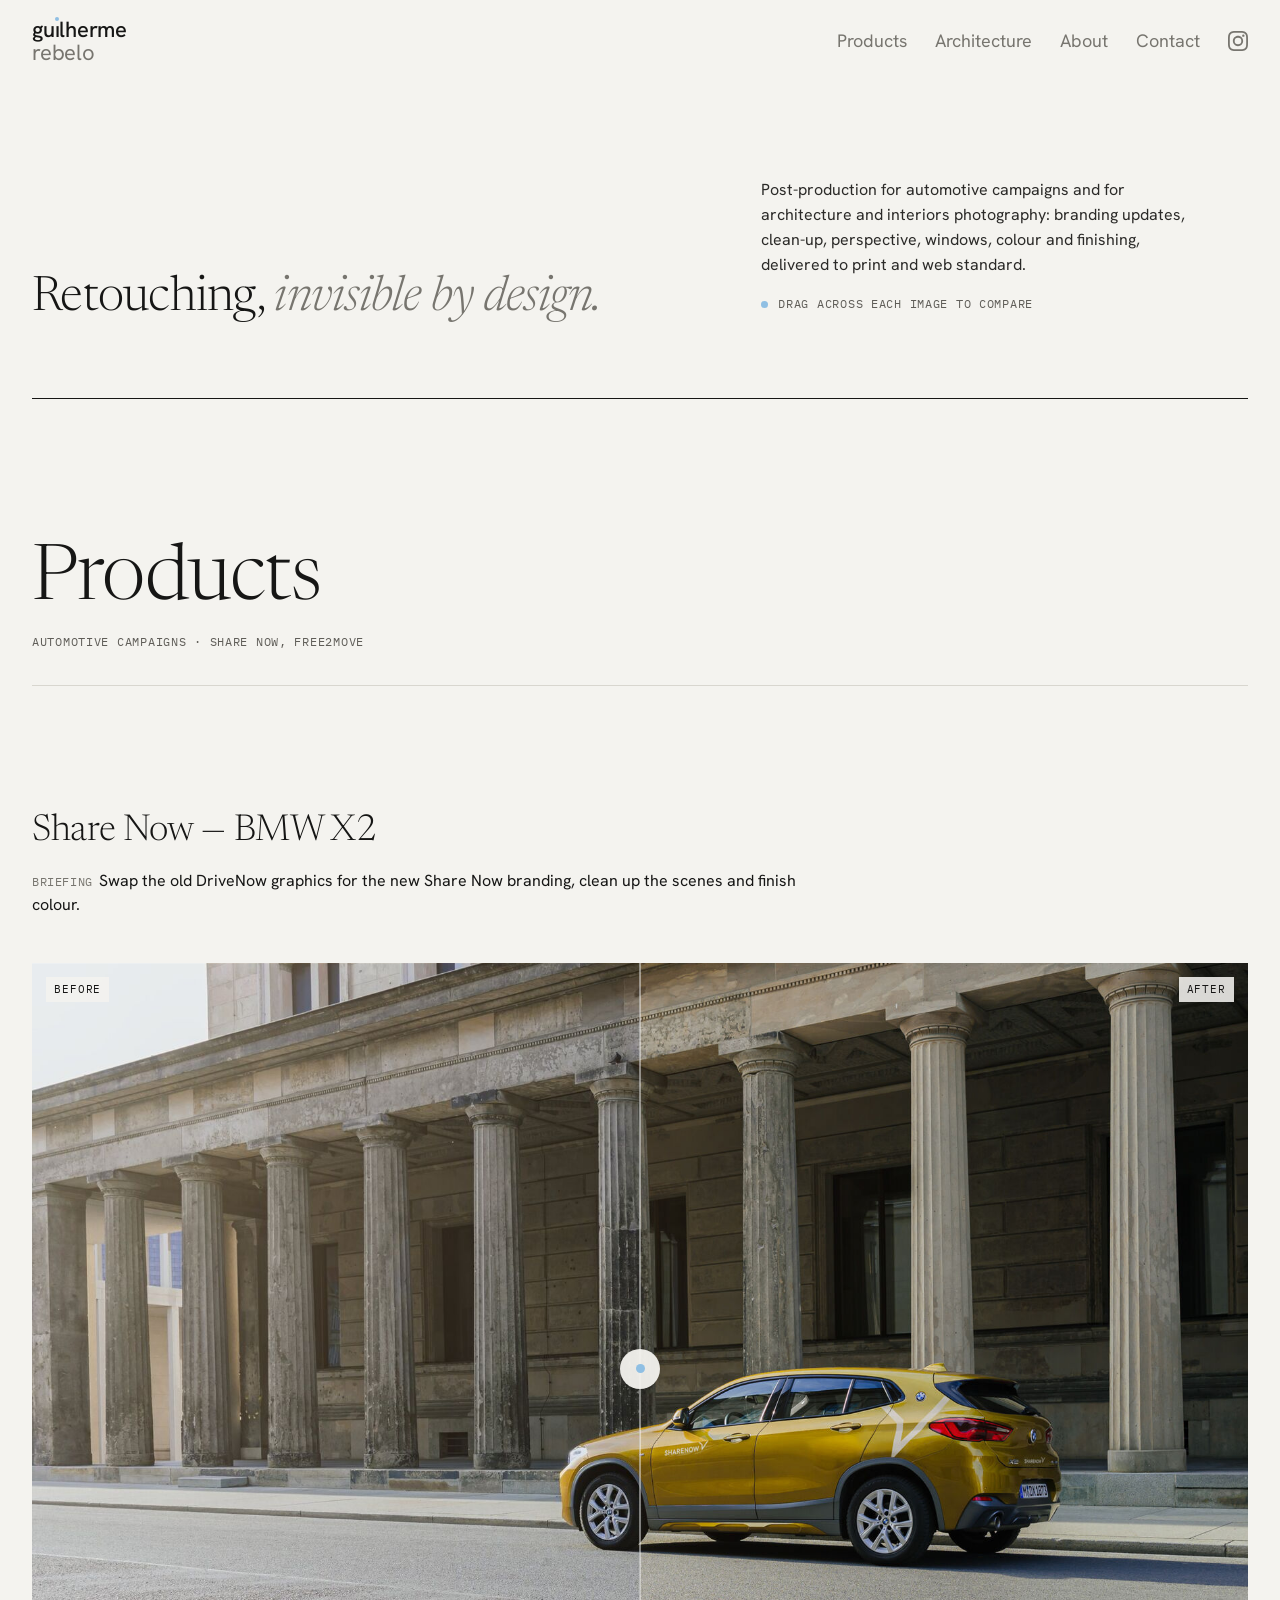
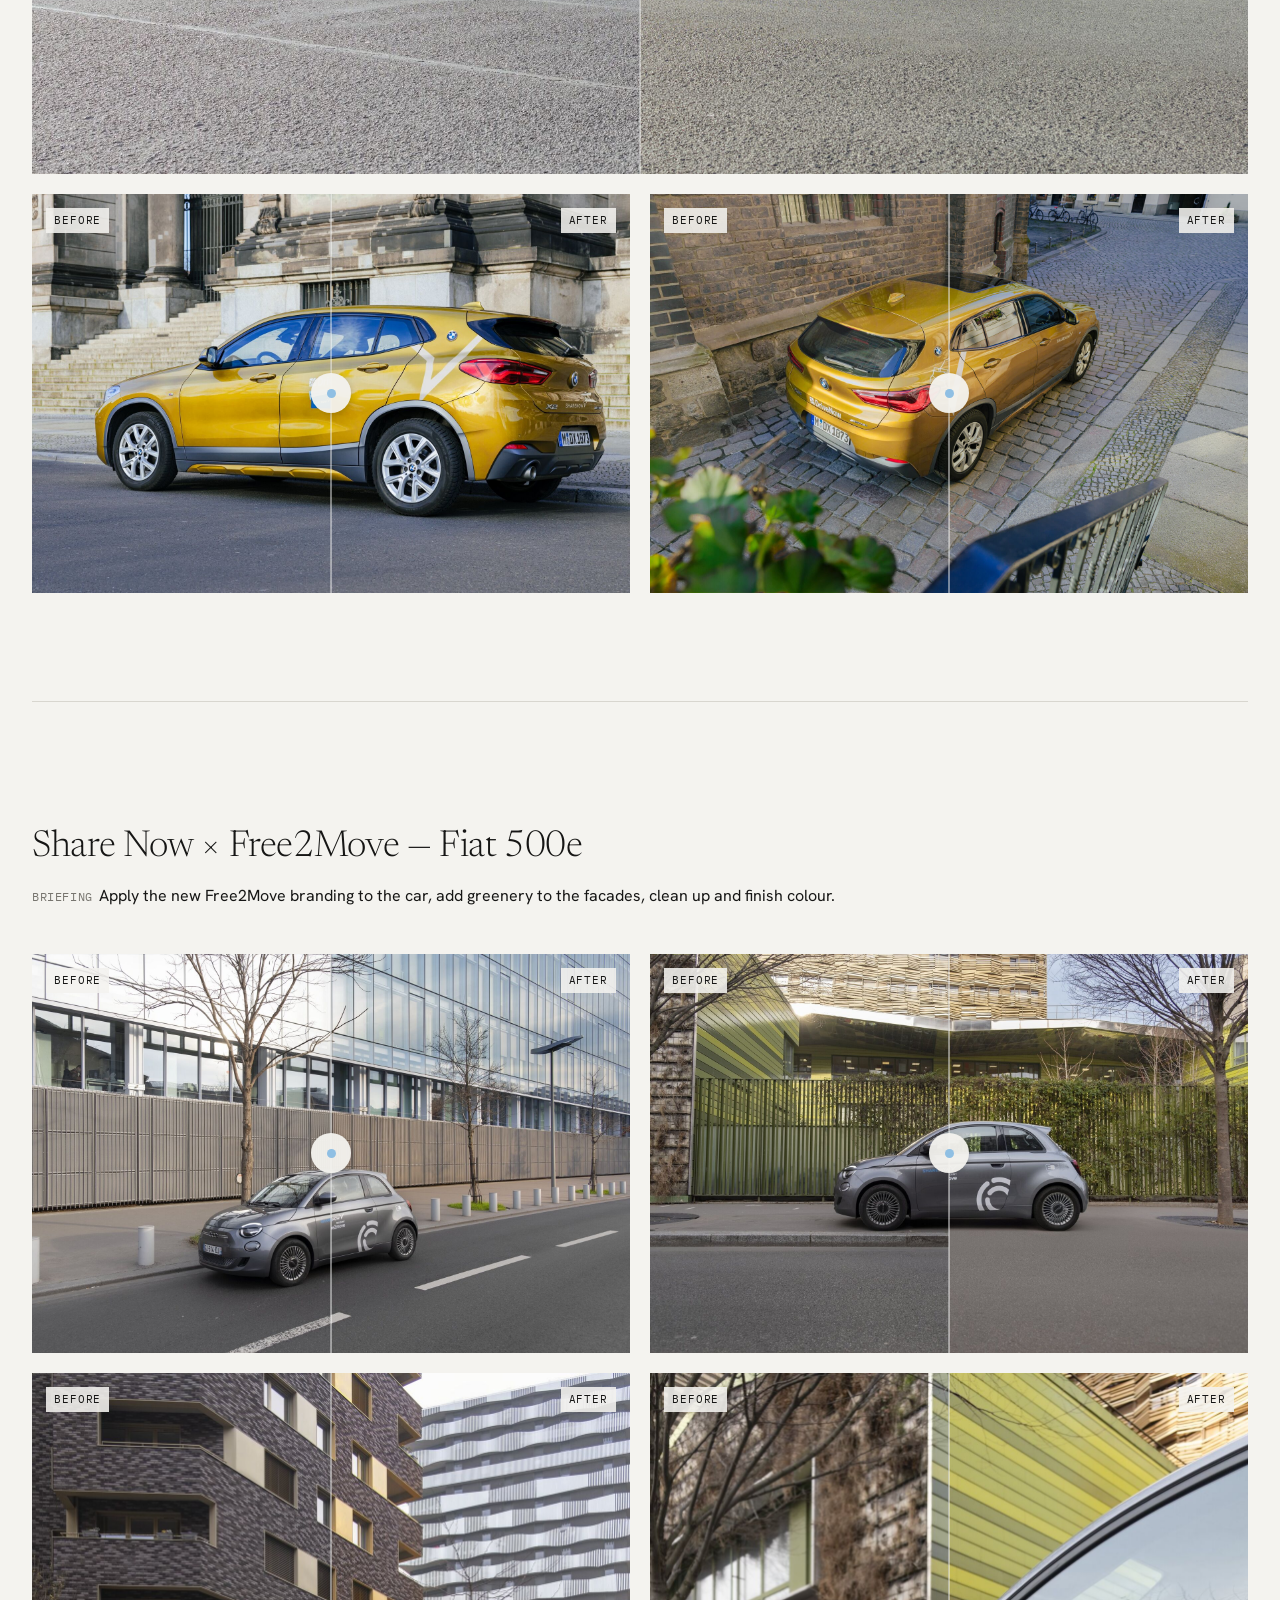
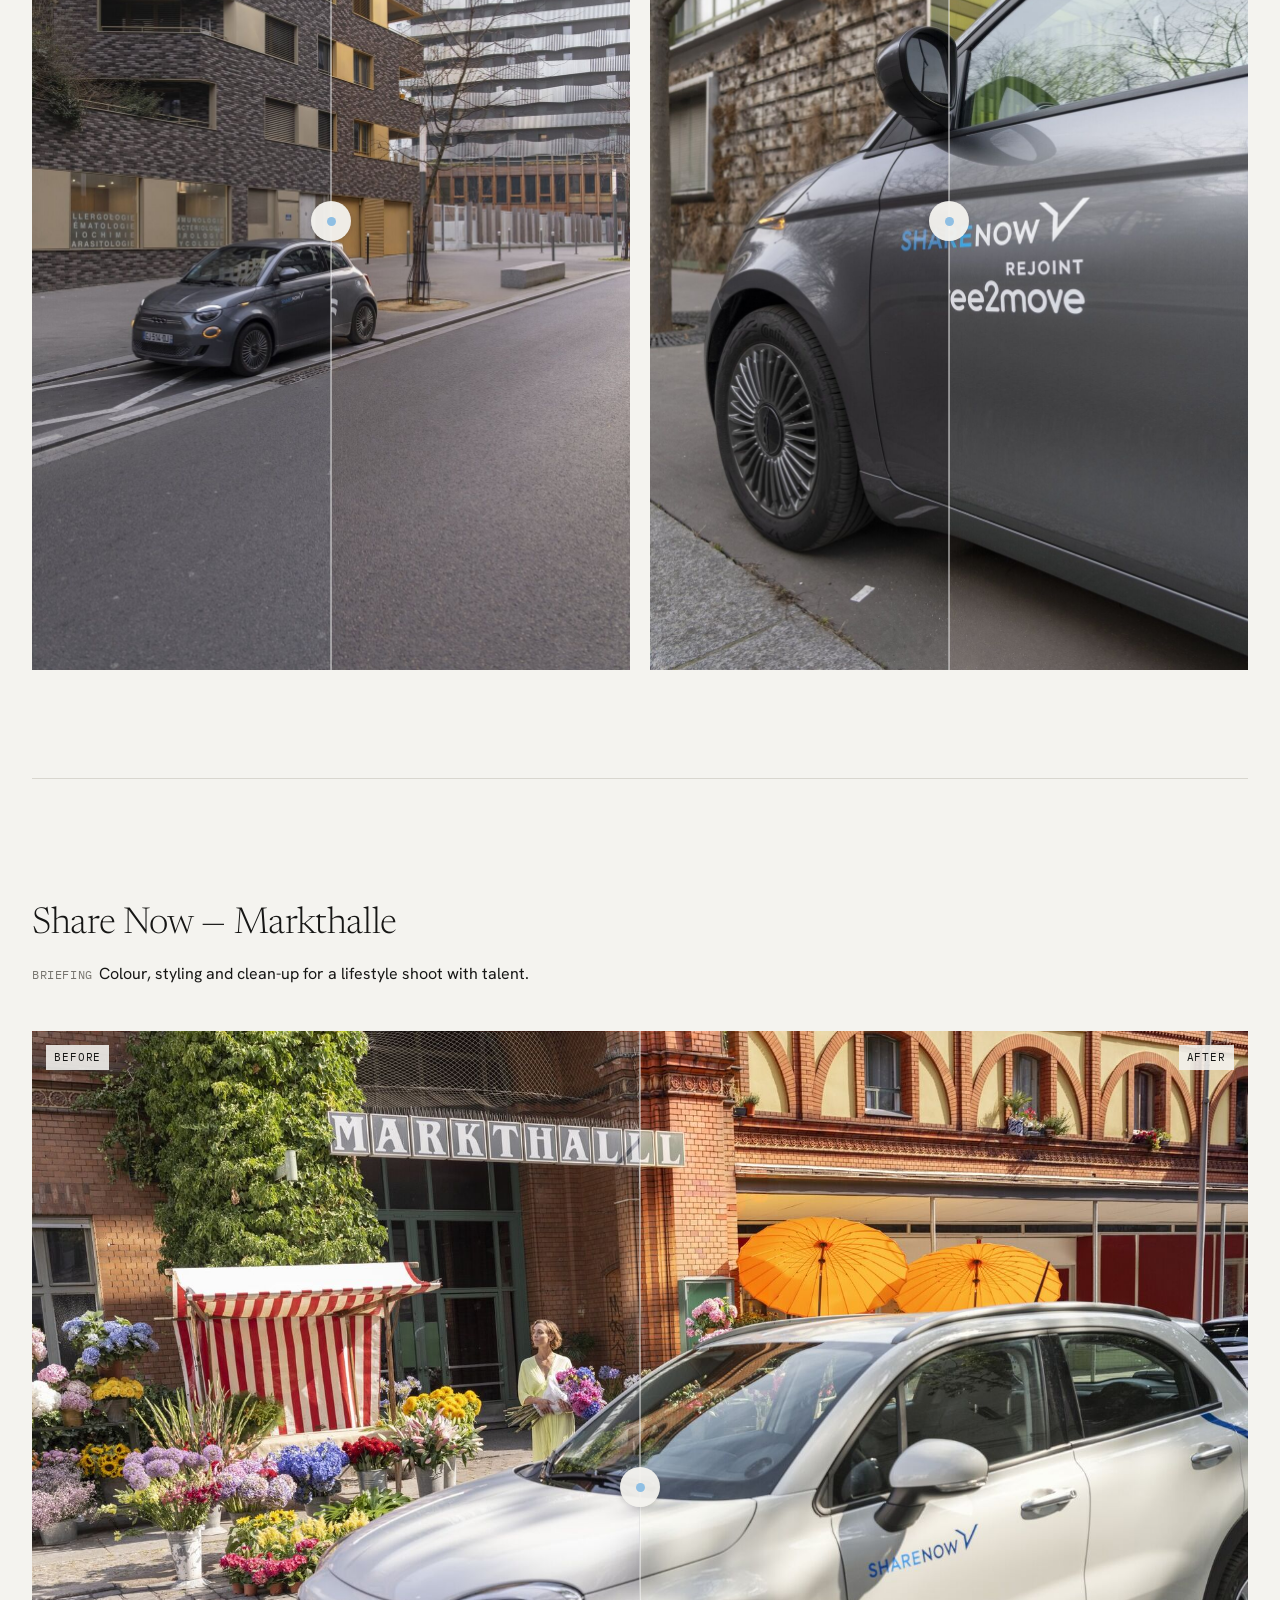
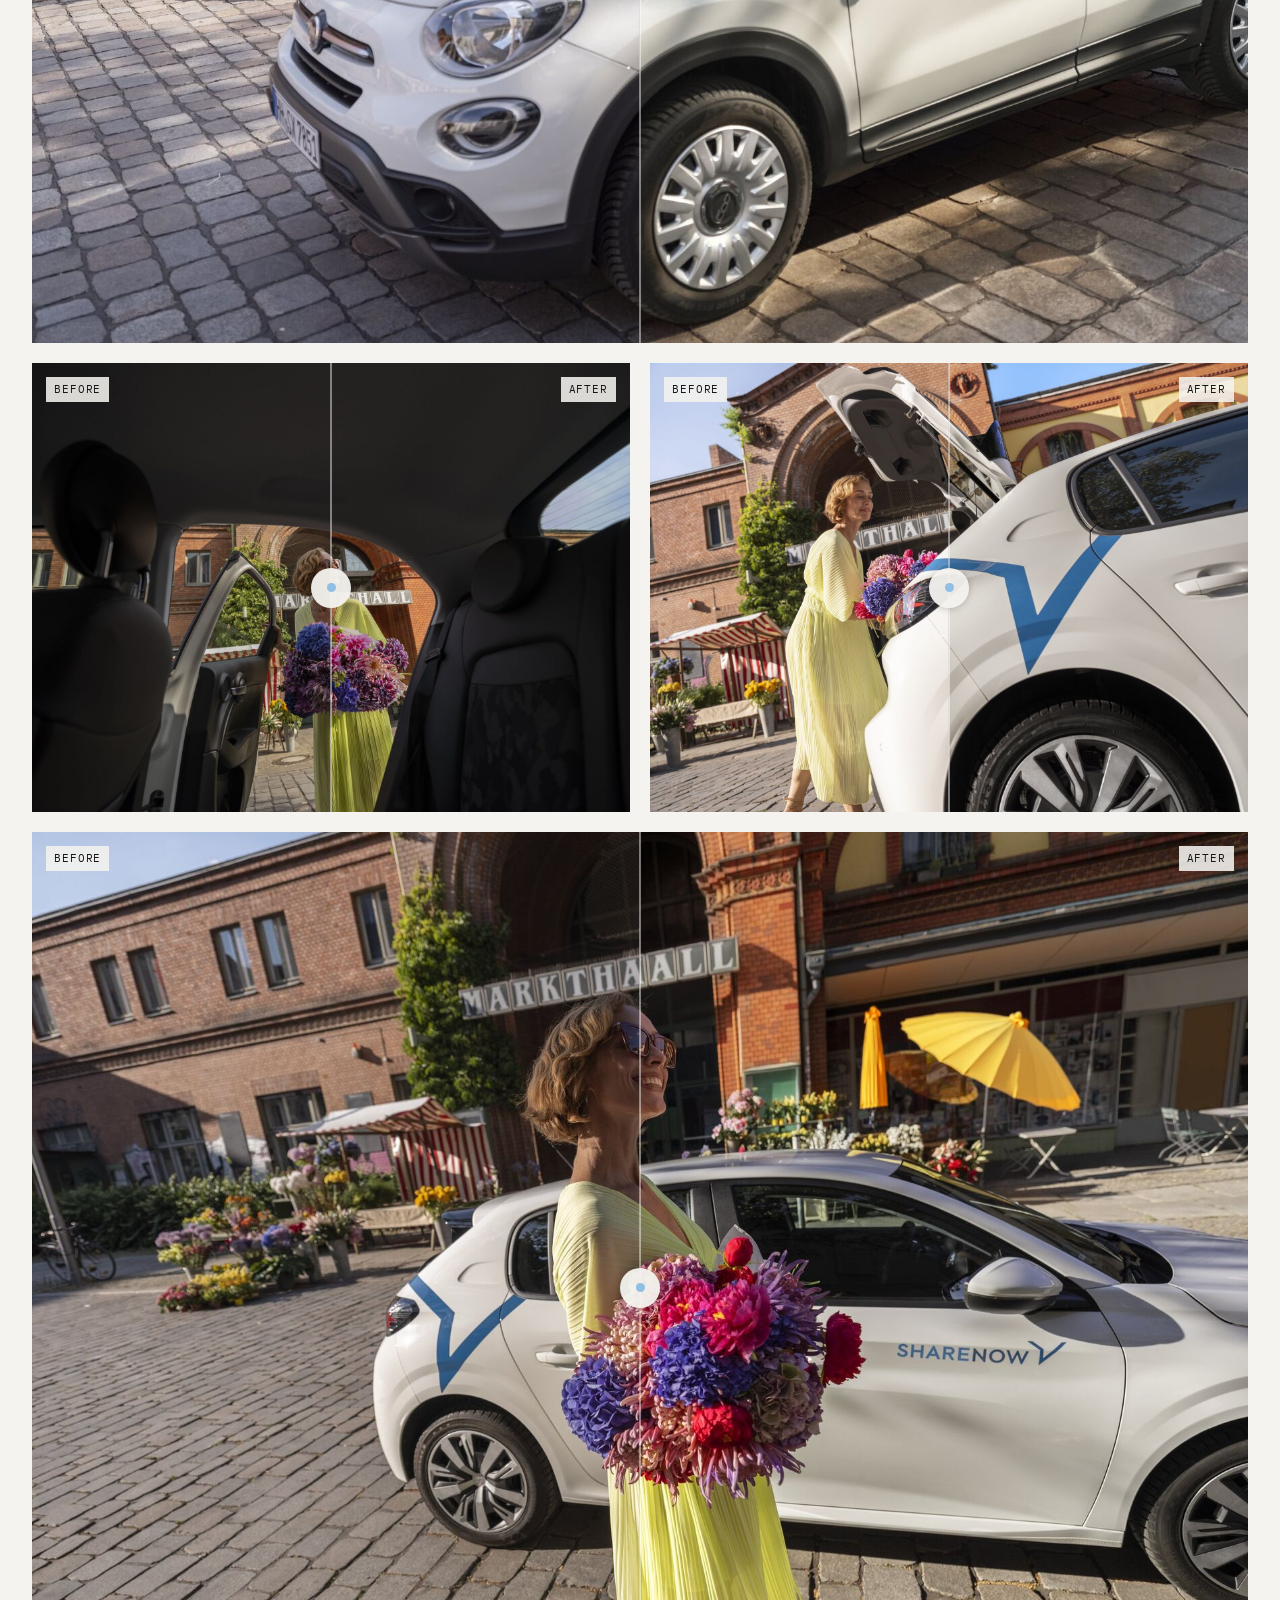
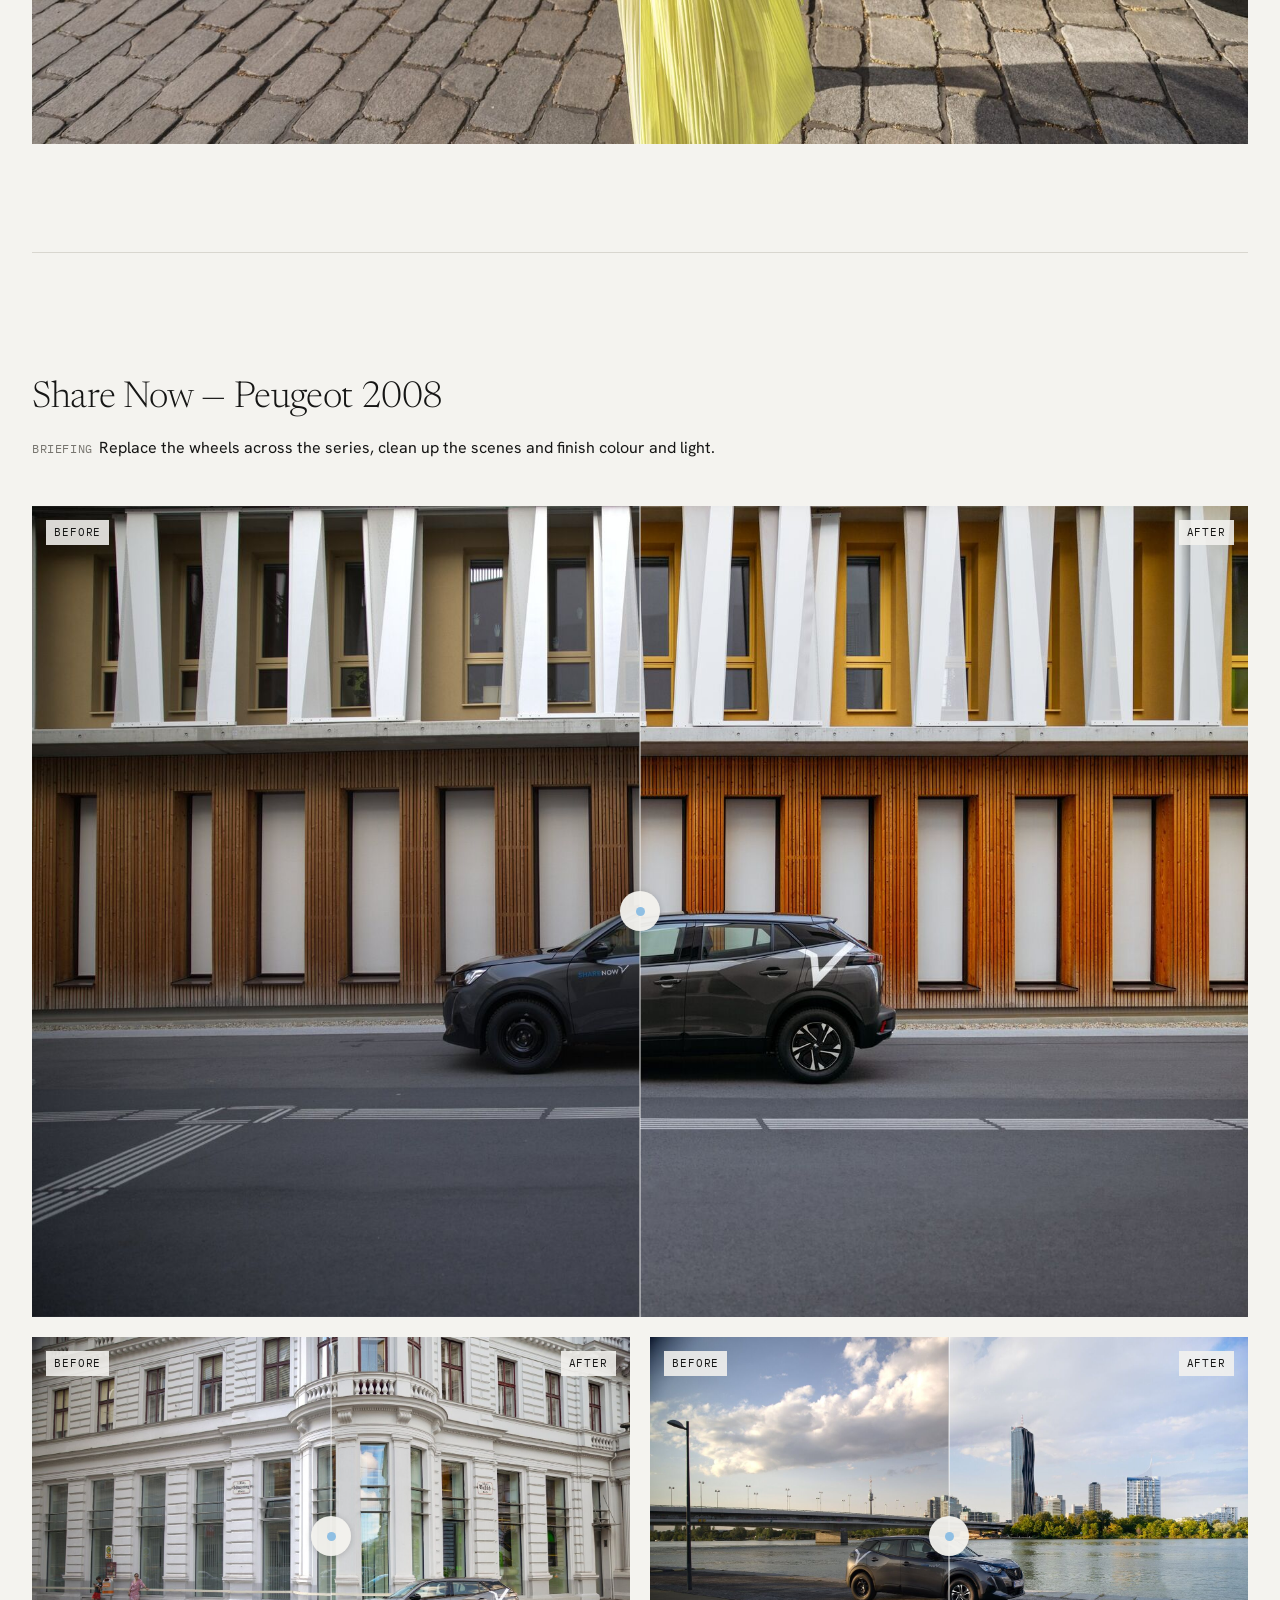
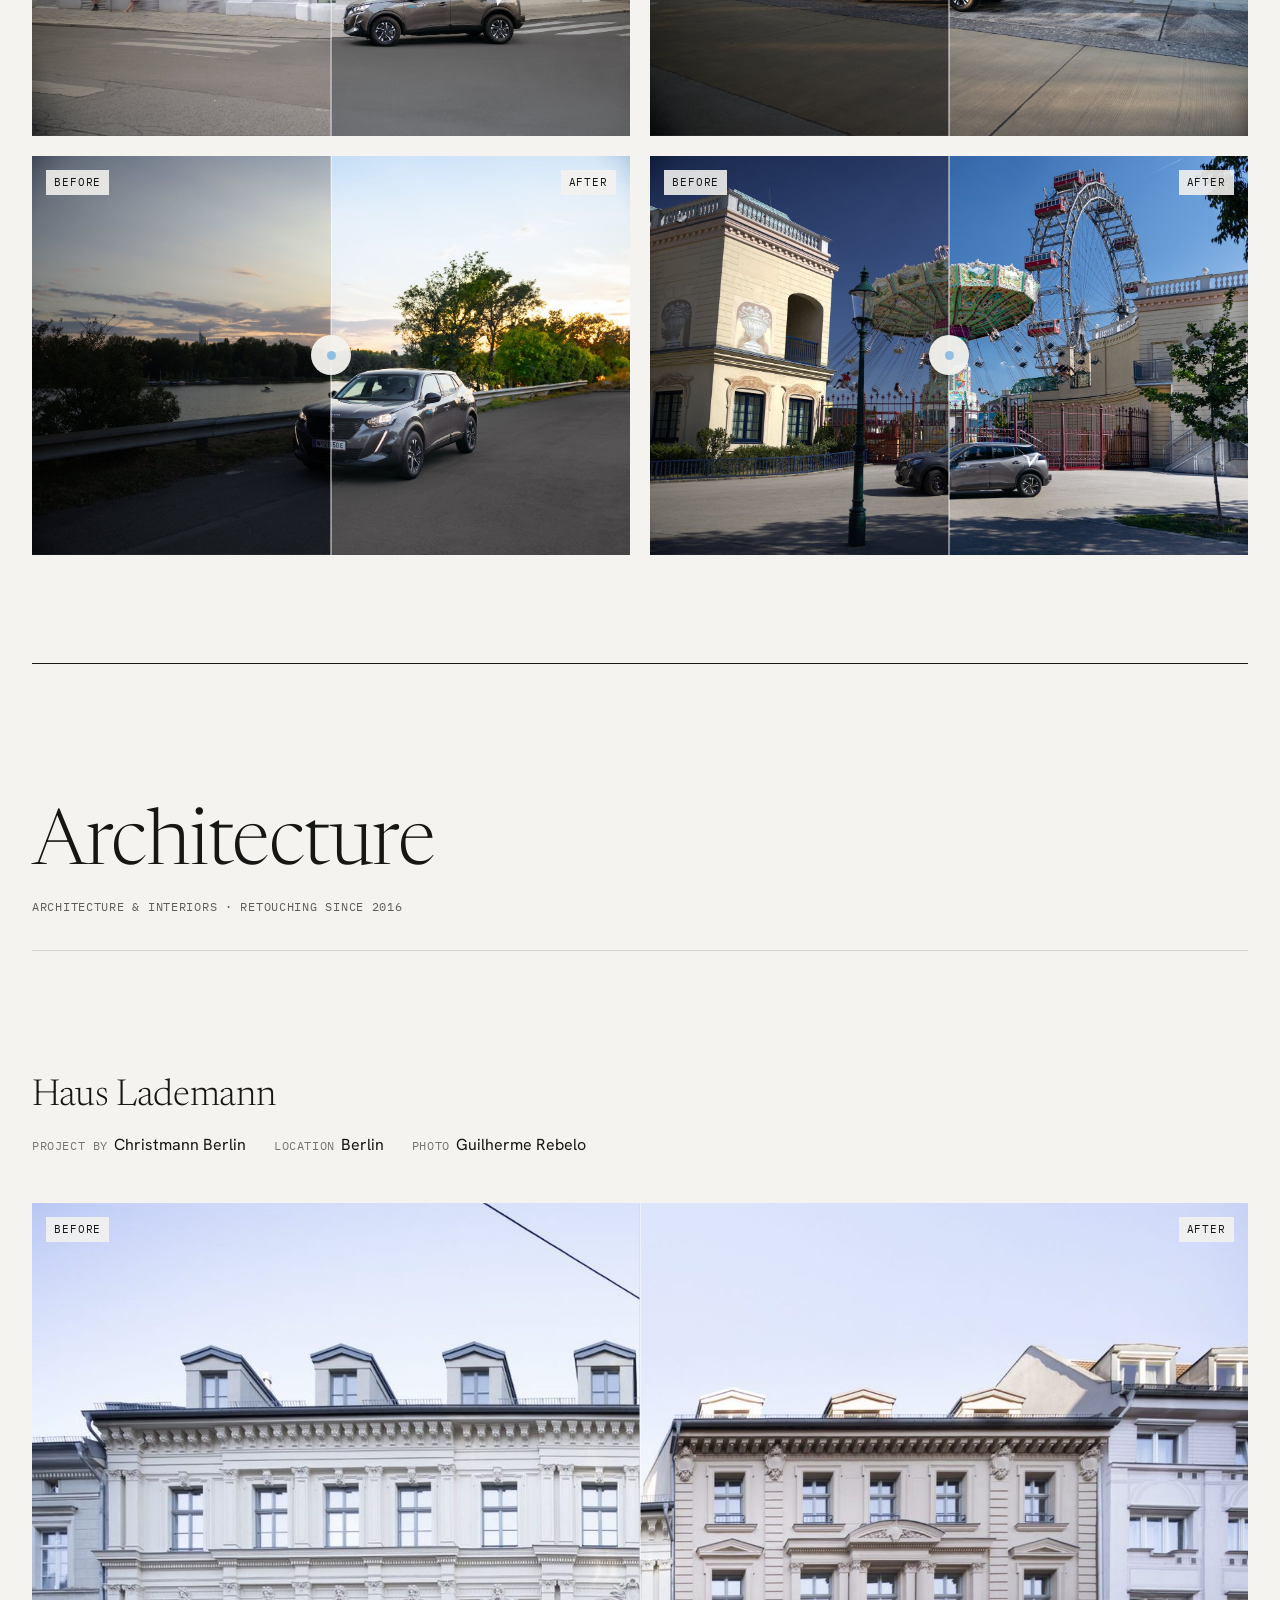
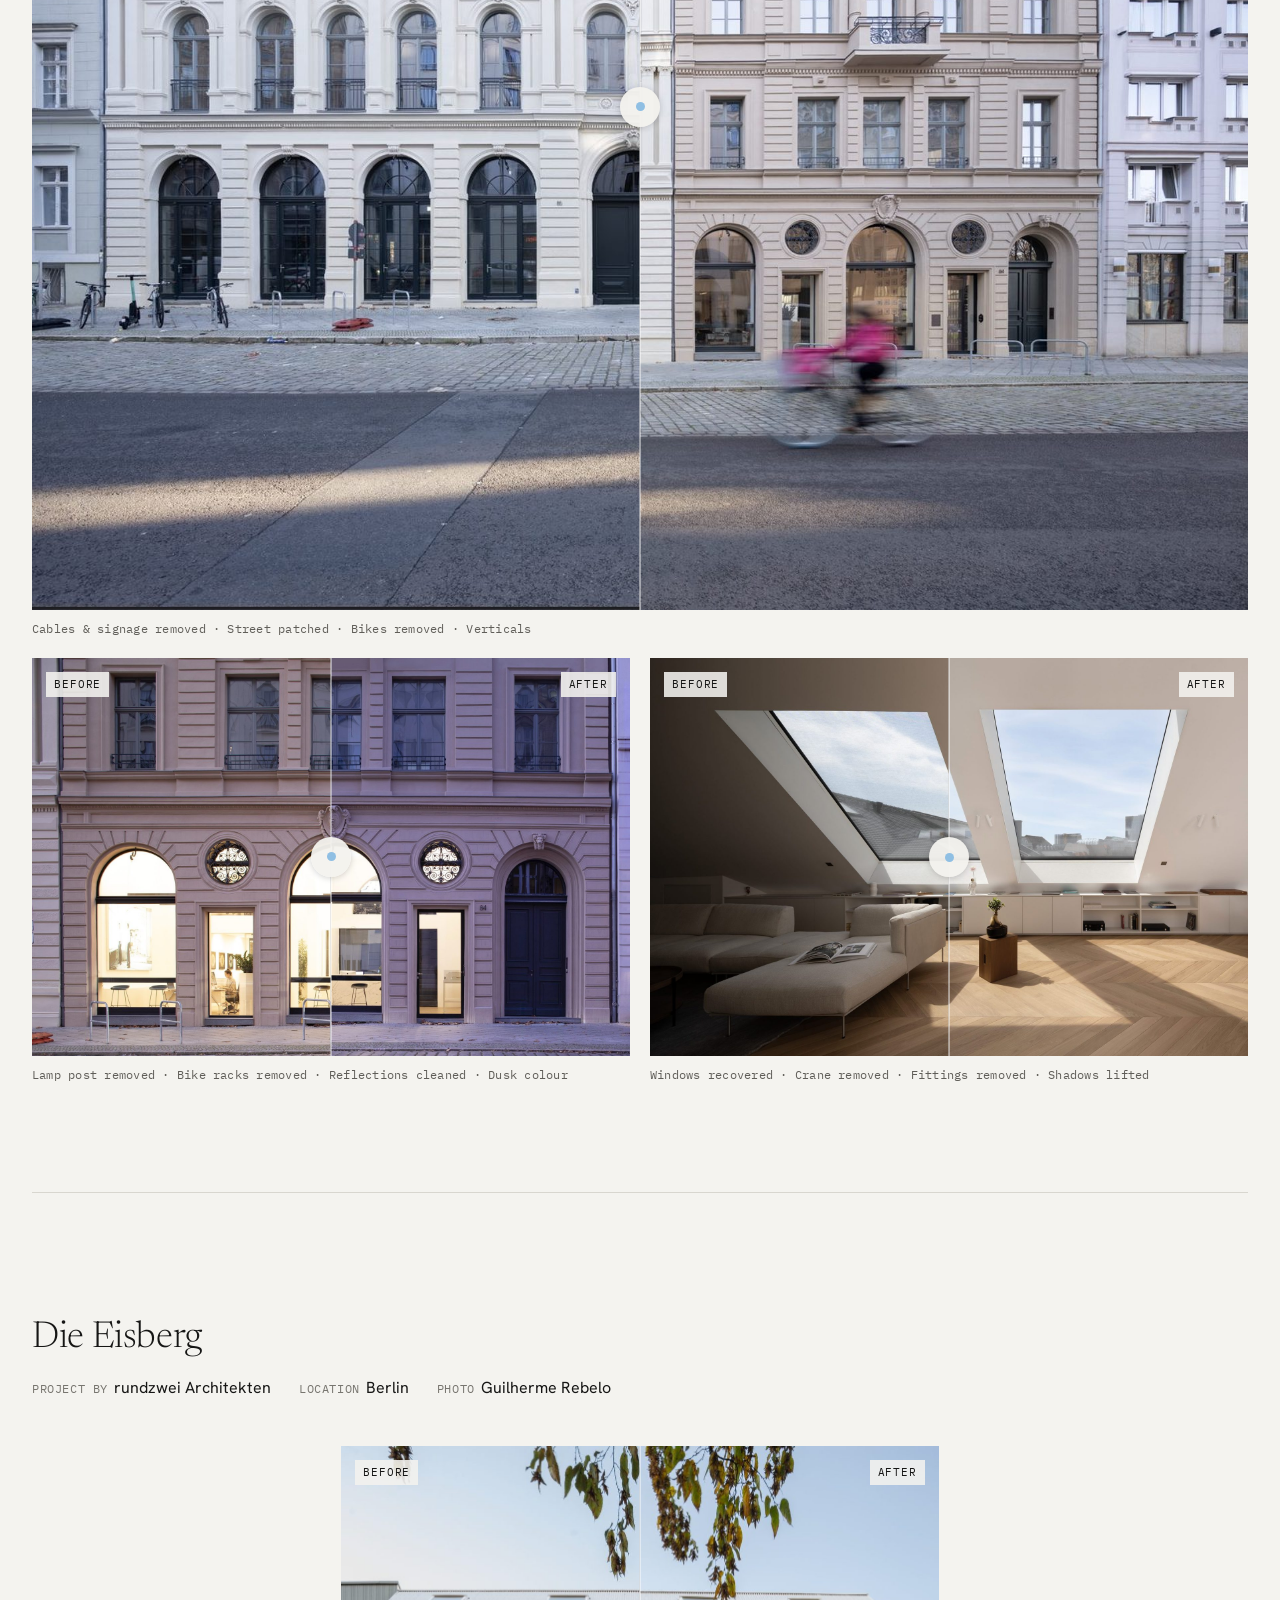
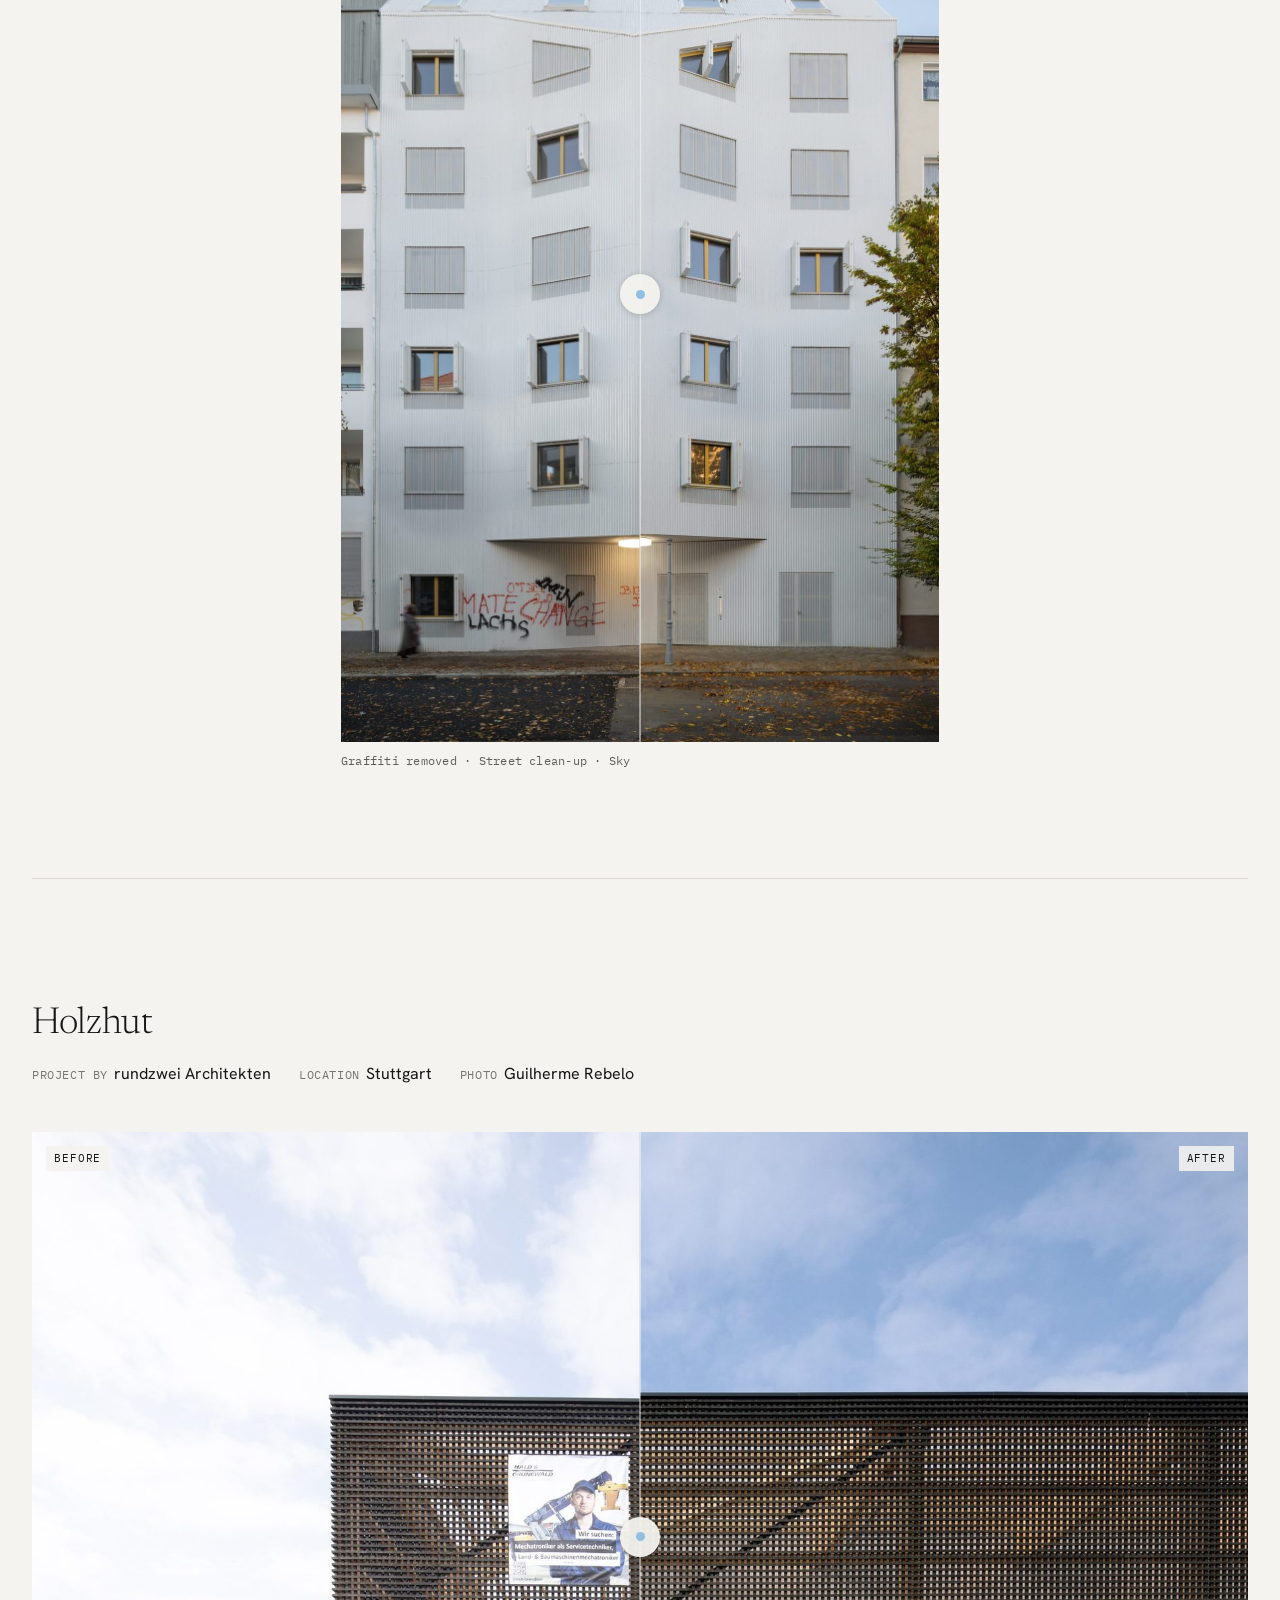
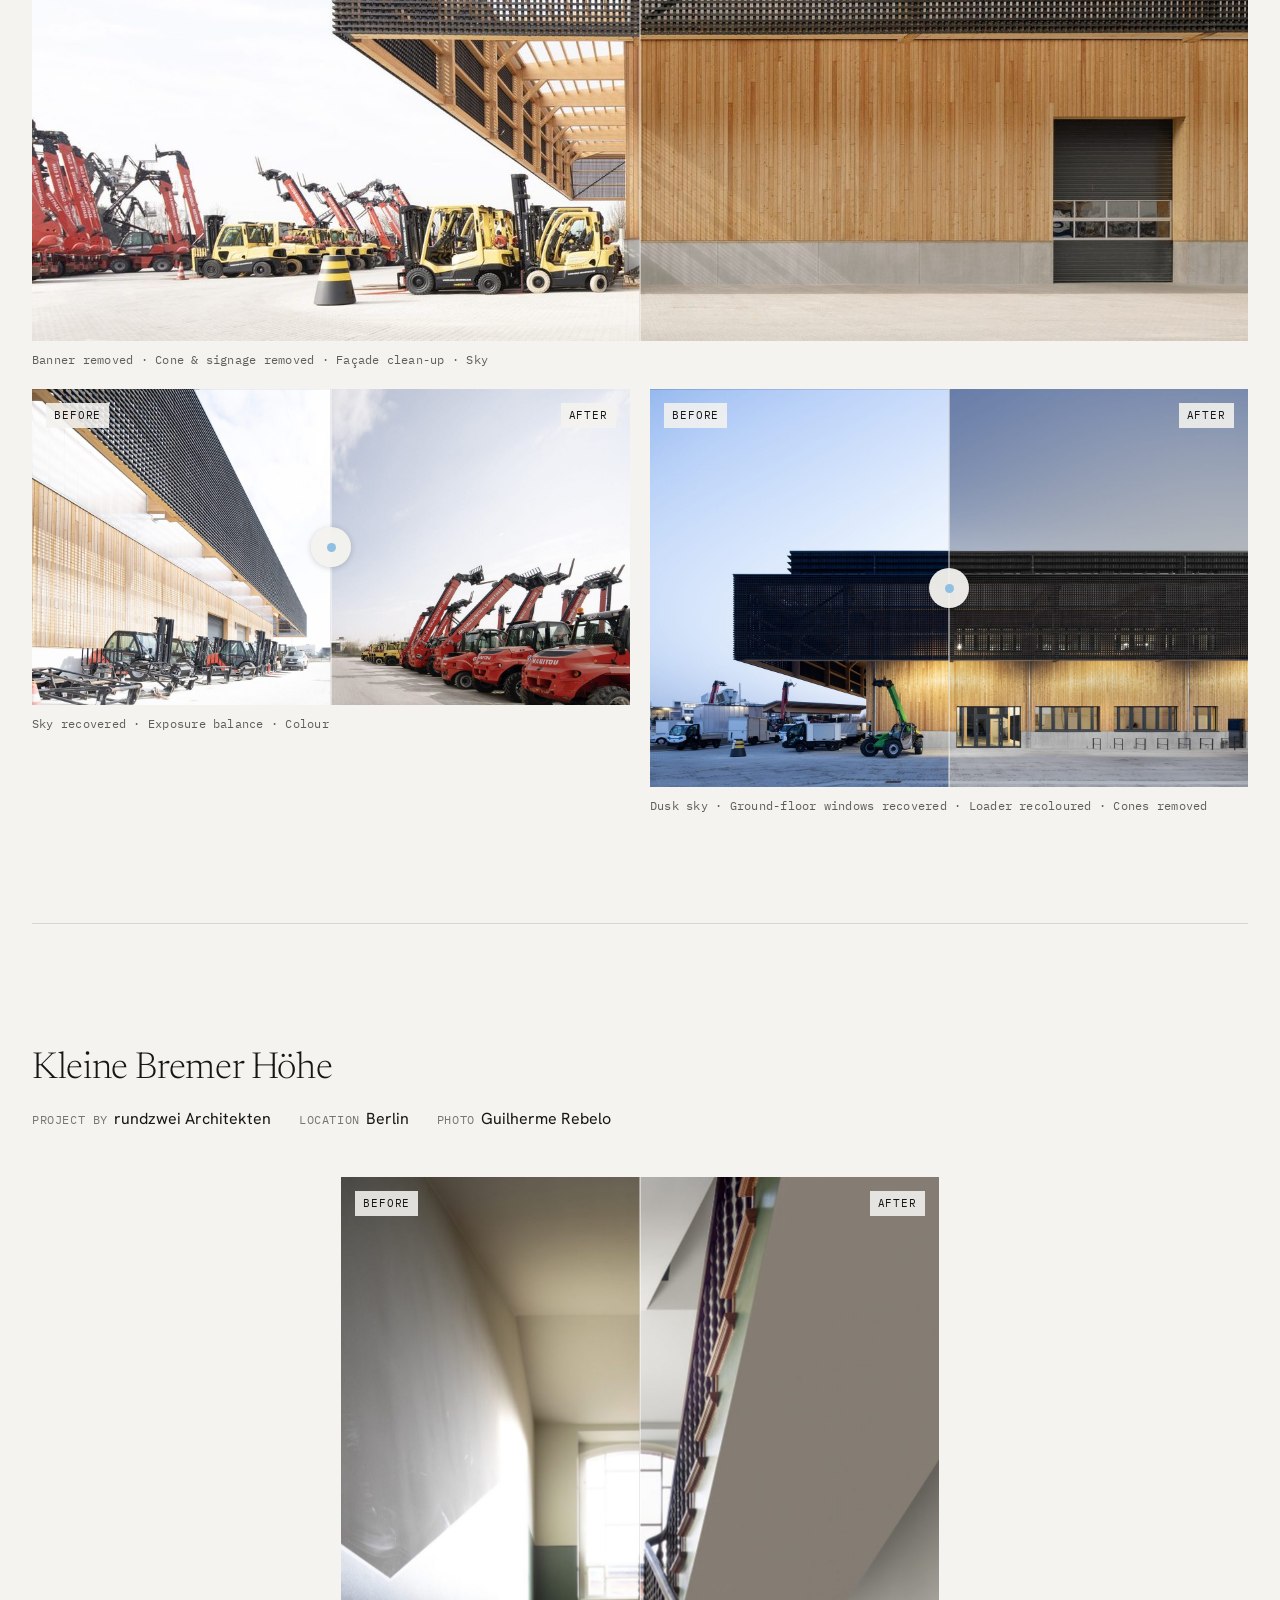
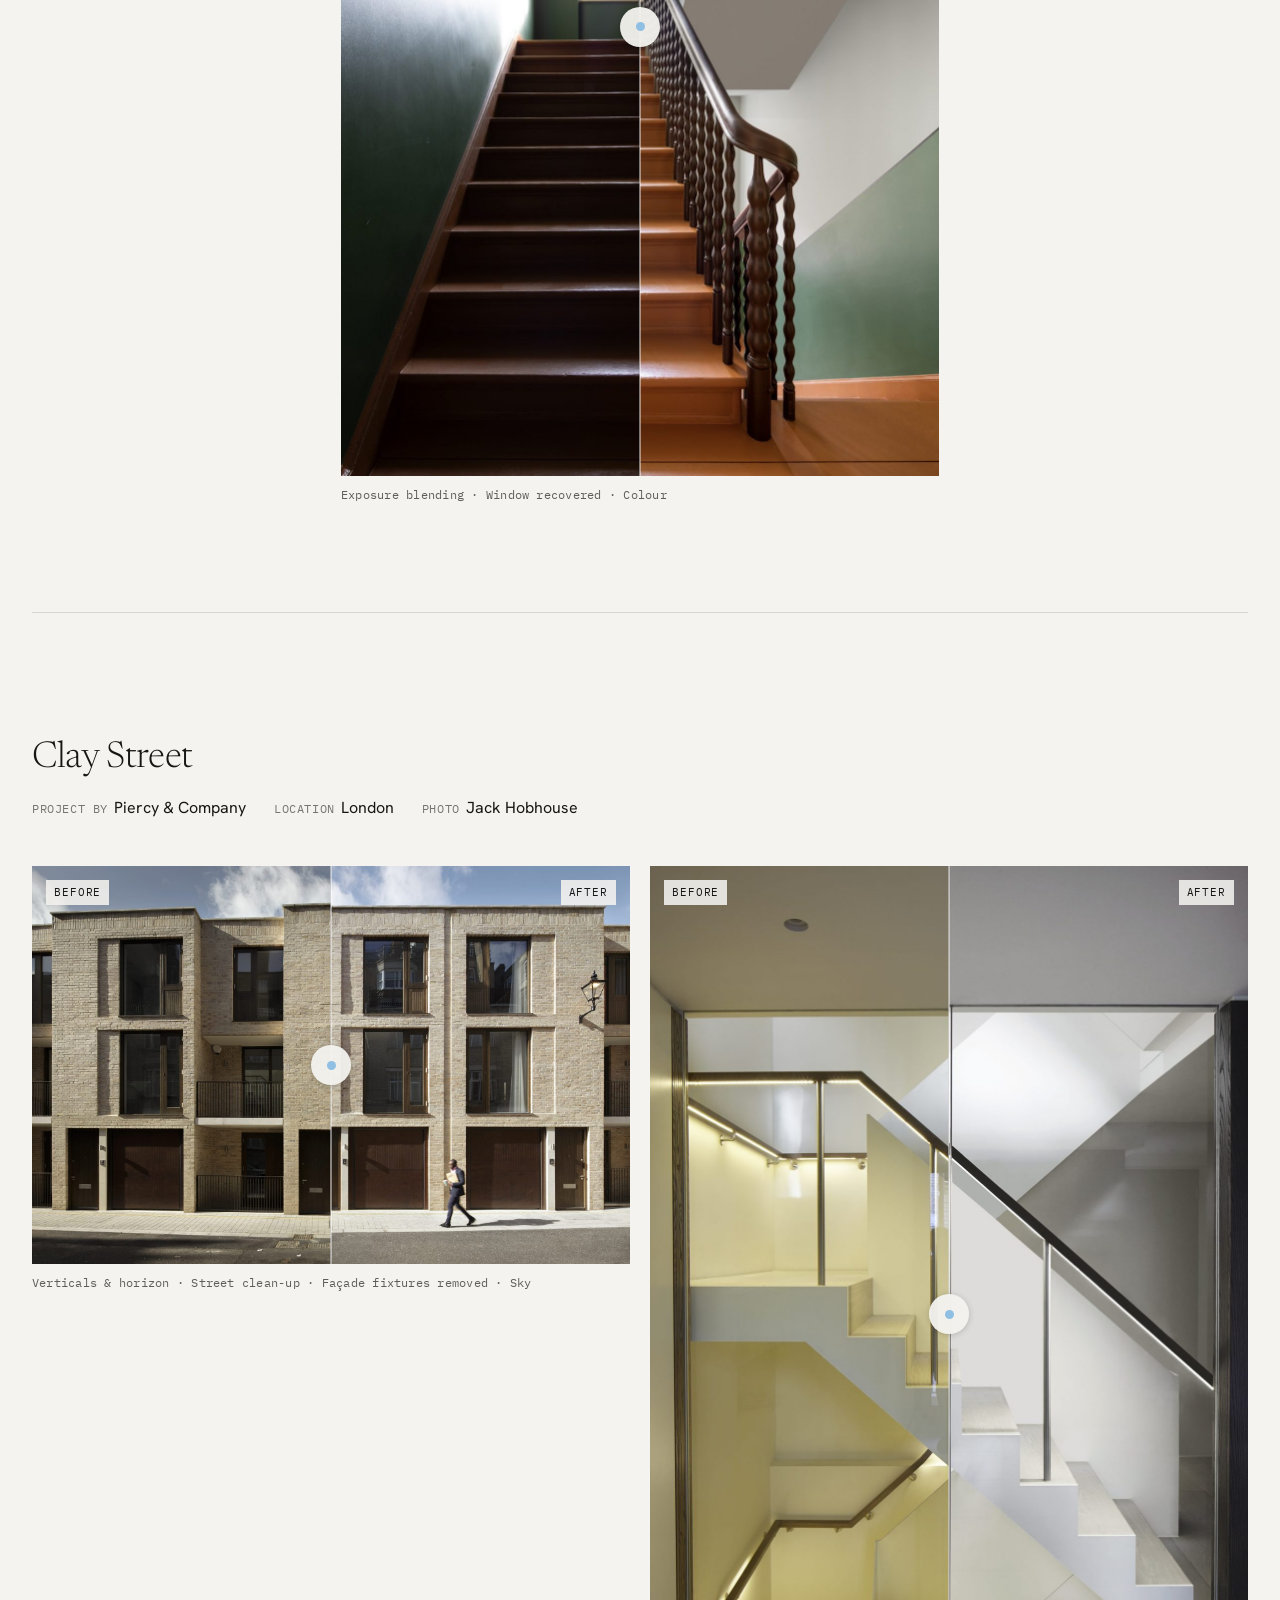
<file: retouch/index.html>
<!DOCTYPE html>
<html lang="en">
<head>
<meta charset="utf-8">
<meta name="viewport" content="width=device-width, initial-scale=1">
<title>Guilherme Rebelo — Retouch Portfolio</title>
<meta name="robots" content="noindex, nofollow">
<meta name="description" content="Retouching by Guilherme Rebelo for automotive campaigns and architecture and interiors photography: before and after.">
<meta property="og:type" content="website">
<meta property="og:title" content="Guilherme Rebelo — Retouch Portfolio">
<meta property="og:description" content="Retouching, invisible by design: automotive campaigns, architecture and interiors. Drag each image to compare before and after.">
<meta property="og:url" content="https://guilhermerebelo.com/retouch/">
<meta property="og:image" content="https://guilhermerebelo.com/retouch/img/ShareNow_V_M37A9965.jpg">
<link rel="icon" href="../favicon.svg" type="image/svg+xml">
<link rel="icon" href="../favicon-32.png" sizes="32x32" type="image/png">
<link rel="apple-touch-icon" href="../apple-touch-icon.png">
<link rel="preconnect" href="https://fonts.googleapis.com">
<link rel="preconnect" href="https://fonts.gstatic.com" crossorigin>
<link rel="stylesheet" href="https://fonts.googleapis.com/css2?family=Newsreader:ital,opsz,wght@0,6..72,300;0,6..72,400;1,6..72,300;1,6..72,400&family=Hanken+Grotesk:wght@400;500;600&family=IBM+Plex+Mono:wght@400;500&display=swap">
<style>
  :root{
    --paper:#f4f3ef; --ink:#161615; --mute:#5f5d58; --mute-2:#77756f; --hair:#d8d6cf; --sky:#8fbfe3; --ph:#e6e4dd;
    --serif:"Newsreader",Georgia,serif; --sans:"Hanken Grotesk",Helvetica,Arial,sans-serif; --mono:"IBM Plex Mono",Menlo,monospace;
  }
  *{box-sizing:border-box}
  html,body{margin:0;background:var(--paper);color:var(--ink)}
  body{font-family:var(--sans);font-size:16px;line-height:1.55;-webkit-font-smoothing:antialiased}
  a{color:inherit;text-decoration:none}
  a:hover{color:var(--mute)}
  .wrap{padding:0 32px}

  /* header — matches guilhermerebelo.com */
  header{position:sticky;top:0;z-index:20;background:var(--paper)}
  .bar{display:flex;justify-content:space-between;align-items:center;padding:18px 32px}
  .logo{display:flex;flex-direction:column;font-size:22px;line-height:1.05;letter-spacing:-.01em}
  .logo:hover{color:inherit}
  .logo > span:first-child{font-weight:500}
  .logo > span + span{color:var(--mute-2)}
  .dot-i{position:relative}
  .dot-i::after{content:"";position:absolute;left:50%;top:.1em;width:4px;height:4px;border-radius:50%;background:var(--sky);transform:translateX(-50%)}
  nav{display:flex;align-items:center;gap:28px}
  nav a{font-size:18px;color:var(--mute-2)}
  nav a:hover{color:var(--ink)}
  .nav-ig{display:flex}
  .nav-ig svg{width:20px;height:20px}

  /* hero */
  .hero{padding:96px 0 72px;display:grid;grid-template-columns:1.4fr 1fr;gap:48px;align-items:end}
  h1{margin:0;font-family:var(--serif);font-weight:300;font-size:clamp(32px,3.8vw,56px);line-height:1.08;letter-spacing:-.015em;text-wrap:balance}
  h1 em{font-style:italic;color:var(--mute-2)}
  .intro{margin:0;color:#2b2a28;max-width:440px;text-wrap:pretty}
  .hint{display:flex;align-items:center;gap:10px;margin-top:18px;font-family:var(--mono);font-size:12px;letter-spacing:.06em;text-transform:uppercase;color:var(--mute)}
  .hint i{width:7px;height:7px;border-radius:50%;background:var(--sky);display:inline-block}

  /* campaigns */
  h2{font:300 clamp(28px,2.9vw,42px)/1.1 var(--serif);letter-spacing:-.01em;text-wrap:balance}
  .campaign{scroll-margin-top:70px}
  .title{display:grid;grid-template-columns:repeat(12,1fr);gap:0 20px;padding:14vh 0 5vh;border-top:1px solid var(--hair)}
  .title h2{grid-column:1 / 9;margin:0}
  .title dl{grid-column:1 / 9;margin:16px 0 0;display:flex;flex-wrap:wrap;gap:4px 28px}
  .title dt{display:inline;margin-right:6px;font:400 12px var(--mono);text-transform:uppercase;letter-spacing:.05em;color:var(--mute-2)}
  .title dd{display:inline;margin:0}
  .campaign .grid{margin-bottom:12vh}
  .grid{display:grid;grid-template-columns:repeat(12,1fr);gap:20px;align-items:start}
  .w12{grid-column:span 12}.w8{grid-column:span 8}.w6{grid-column:span 6}.w4{grid-column:span 4}

  /* before / after */
  figure{margin:0}
  .ba{position:relative;overflow:hidden;background:var(--ph);user-select:none;-webkit-user-select:none;touch-action:pan-y;cursor:ew-resize;--pos:50%}
  .ba img{display:block;width:100%;height:auto;pointer-events:none}
  .ba .before{position:absolute;inset:0;width:100%;height:100%;object-fit:cover;clip-path:inset(0 calc(100% - var(--pos)) 0 0)}
  .ba .line{position:absolute;top:0;bottom:0;left:var(--pos);width:1px;background:rgba(255,255,255,.9);box-shadow:0 0 0 .5px rgba(0,0,0,.15);transform:translateX(-.5px);pointer-events:none}
  .ba .knob{position:absolute;top:50%;left:var(--pos);width:40px;height:40px;border-radius:50%;background:rgba(244,243,239,.95);transform:translate(-50%,-50%);display:grid;place-items:center;box-shadow:0 1px 6px rgba(0,0,0,.18);pointer-events:none}
  .ba .knob::after{content:"";width:9px;height:9px;border-radius:50%;background:var(--sky)}
  .ba .tag{position:absolute;top:14px;font-family:var(--mono);font-size:11px;letter-spacing:.08em;text-transform:uppercase;padding:4px 8px;background:rgba(244,243,239,.88);color:var(--ink);pointer-events:none}
  .ba .tag.b{left:14px}.ba .tag.a{right:14px}
  .ba input{position:absolute;inset:0;width:100%;height:100%;opacity:0;margin:0;cursor:ew-resize}
  .ba:focus-within .knob{outline:2px solid var(--sky);outline-offset:3px}

  /* chapters */
  .chapter{padding:16vh 0 4vh;border-top:1px solid var(--ink);scroll-margin-top:70px}
  .chapter h2{margin:0;font-size:clamp(44px,6vw,88px);line-height:1}
  .chapter p{margin:14px 0 0;font:400 12px var(--mono);text-transform:uppercase;letter-spacing:.06em;color:var(--mute)}
  figcaption{margin-top:10px;font:400 12px/1.5 var(--mono);color:var(--mute);letter-spacing:.02em}
  .w6.c{grid-column:4 / span 6}

  /* about — matches the Sobre page */
  .about{display:grid;grid-template-columns:repeat(12,1fr);gap:0 20px;padding:14vh 0 16vh;border-top:1px solid var(--hair);scroll-margin-top:70px}
  .about h2{grid-column:1 / 5;margin:0;font-size:clamp(28px,2.9vw,42px)}
  .about-photo{grid-column:1 / 5;grid-row:2;margin:48px 0 0}
  .about-photo img{display:block;width:100%;height:auto}
  .about-text{grid-column:6 / 12;grid-row:2;margin-top:42px;font:300 clamp(20px,1.7vw,26px)/1.4 var(--serif)}
  .about-text p{margin:0 0 1em;text-wrap:pretty}

  /* footer — matches guilhermerebelo.com */
  footer{display:grid;grid-template-columns:2fr 1fr;gap:40px;padding:16vh 32px 40px;border-top:1px solid var(--ink)}
  .footer-text{margin:0;font:300 clamp(26px,2.6vw,38px)/1.15 var(--serif)}
  .footer-text a{border-bottom:1px solid var(--hair)}
  .footer-text a:hover{color:inherit;border-color:var(--ink)}
  .footer-info{display:flex;flex-direction:column;justify-content:flex-end;gap:4px;color:var(--mute-2)}
  .footer-info a{color:var(--ink)}

  @media (max-width:900px){
    .wrap{padding:0 16px}
    .bar{padding:16px}
    .logo{font-size:19px}
    nav{gap:18px}
    nav a{font-size:16px}
    .about{grid-template-columns:1fr;padding-top:10vh}
    .about h2,.about-photo,.about-text{grid-column:1;grid-row:auto}
    .about-photo{margin:32px 0}
    .about-text{margin-top:0}
    footer{grid-template-columns:1fr;padding:12vh 16px 32px}
    .hero{grid-template-columns:1fr;padding:56px 0 48px;gap:24px}
    .title{grid-template-columns:1fr;padding-top:10vh}
    .title h2,.title dl{grid-column:1}
    .w8,.w6,.w4,.w6.c{grid-column:span 12}
    nav{gap:14px}
    nav a{font-size:15px}
  }
  @media (max-width:480px){
    .nav-ig{display:none}
  }
  @media (max-width:380px){
    .bar{gap:12px}
    nav{gap:10px}
    nav a{font-size:13.5px}
    .logo{font-size:17px}
    .chapter{padding-top:10vh}
  }
</style>
</head>
<body>

<header>
  <div class="bar">
    <a class="logo" href="../index.html" aria-label="Guilherme Rebelo">
      <span>gu<span class="dot-i">ı</span>lherme</span>
      <span>rebelo</span>
    </a>
    <nav aria-label="Main">
      <a href="#products">Products</a>
      <a href="#architecture">Architecture</a>
      <a href="#about">About</a>
      <a href="#contact">Contact</a>
      <a class="nav-ig" href="https://www.instagram.com/guilhermerebelo.foto/" target="_blank" rel="noopener" aria-label="Instagram"><svg viewBox="0 0 1000 1000" aria-hidden="true"> <path fill="currentColor" transform="translate(-2.5 -2.5)" d="M295.42,6c-53.2,2.51-89.53,11-121.29,23.48-32.87,12.81-60.73,30-88.45,57.82S40.89,143,28.17,175.92c-12.31,31.83-20.65,68.19-23,121.42S2.3,367.68,2.56,503.46,3.42,656.26,6,709.6c2.54,53.19,11,89.51,23.48,121.28,12.83,32.87,30,60.72,57.83,88.45S143,964.09,176,976.83c31.8,12.29,68.17,20.67,121.39,23s70.35,2.87,206.09,2.61,152.83-.86,206.16-3.39S799.1,988,830.88,975.58c32.87-12.86,60.74-30,88.45-57.84S964.1,862,976.81,829.06c12.32-31.8,20.69-68.17,23-121.35,2.33-53.37,2.88-70.41,2.62-206.17s-.87-152.78-3.4-206.1-11-89.53-23.47-121.32c-12.85-32.87-30-60.7-57.82-88.45S862,40.87,829.07,28.19c-31.82-12.31-68.17-20.7-121.39-23S637.33,2.3,501.54,2.56,348.75,3.4,295.42,6m5.84,903.88c-48.75-2.12-75.22-10.22-92.86-17-23.36-9-40-19.88-57.58-37.29s-28.38-34.11-37.5-57.42c-6.85-17.64-15.1-44.08-17.38-92.83-2.48-52.69-3-68.51-3.29-202s.22-149.29,2.53-202c2.08-48.71,10.23-75.21,17-92.84,9-23.39,19.84-40,37.29-57.57s34.1-28.39,57.43-37.51c17.62-6.88,44.06-15.06,92.79-17.38,52.73-2.5,68.53-3,202-3.29s149.31.21,202.06,2.53c48.71,2.12,75.22,10.19,92.83,17,23.37,9,40,19.81,57.57,37.29s28.4,34.07,37.52,57.45c6.89,17.57,15.07,44,17.37,92.76,2.51,52.73,3.08,68.54,3.32,202s-.23,149.31-2.54,202c-2.13,48.75-10.21,75.23-17,92.89-9,23.35-19.85,40-37.31,57.56s-34.09,28.38-57.43,37.5c-17.6,6.87-44.07,15.07-92.76,17.39-52.73,2.48-68.53,3-202.05,3.29s-149.27-.25-202-2.53m407.6-674.61a60,60,0,1,0,59.88-60.1,60,60,0,0,0-59.88,60.1M245.77,503c.28,141.8,115.44,256.49,257.21,256.22S759.52,643.8,759.25,502,643.79,245.48,502,245.76,245.5,361.22,245.77,503m90.06-.18a166.67,166.67,0,1,1,167,166.34,166.65,166.65,0,0,1-167-166.34"/> </svg></a>
    </nav>
  </div>
</header>

<main class="wrap" id="top">

  <section class="hero">
    <h1>Retouching, <em>invisible by design.</em></h1>
    <div>
      <p class="intro">Post-production for automotive campaigns and for architecture and interiors photography: branding updates, clean-up, perspective, windows, colour and finishing, delivered to print and web standard.</p>
      <p class="hint"><i aria-hidden="true"></i>Drag across each image to compare</p>
    </div>
  </section>

  <section class="chapter" id="products" aria-labelledby="ch-products">
    <h2 id="ch-products">Products</h2>
    <p>Automotive campaigns · Share Now, Free2Move</p>
  </section>

  <!-- Campaign 01 -->
  <section class="campaign" aria-labelledby="c1">
    <div class="title">
      <h2 id="c1">Share Now — BMW X2</h2>
      <dl><div><dt>Briefing</dt><dd>Swap the old DriveNow graphics for the new Share Now branding, clean up the scenes and finish colour.</dd></div></dl>
    </div>
    <div class="grid">
      <figure class="w12">
        <div class="ba"><img src="img/2J1A0960_ID_4050.jpg" alt="After: gold BMW X2 in front of a colonnade" width="1800" height="1200" loading="lazy"><img class="before" src="img/2J1A0960_ID_4050_B4.jpg" alt="Before: unretouched original" loading="lazy"><span class="line"></span><span class="knob"></span><span class="tag b">Before</span><span class="tag a">After</span><input type="range" min="0" max="100" value="50" aria-label="Compare before and after"></div>
      </figure>
      <figure class="w6">
        <div class="ba"><img src="img/2J1A1224_ID_5382.jpg" alt="After: gold BMW X2 parked by stone steps" width="1800" height="1200" loading="lazy"><img class="before" src="img/2J1A1224_ID_5382_B4.jpg" alt="Before: unretouched original" loading="lazy"><span class="line"></span><span class="knob"></span><span class="tag b">Before</span><span class="tag a">After</span><input type="range" min="0" max="100" value="50" aria-label="Compare before and after"></div>
      </figure>
      <figure class="w6">
        <div class="ba"><img src="img/2J1A1364_ID_4306.jpg" alt="After: gold BMW X2 seen from above on cobblestones" width="1800" height="1200" loading="lazy"><img class="before" src="img/2J1A1364_ID_4306_B4.jpg" alt="Before: unretouched original" loading="lazy"><span class="line"></span><span class="knob"></span><span class="tag b">Before</span><span class="tag a">After</span><input type="range" min="0" max="100" value="50" aria-label="Compare before and after"></div>
      </figure>
    </div>
  </section>

  <!-- Campaign 02 -->
  <section class="campaign" aria-labelledby="c2">
    <div class="title">
      <h2 id="c2">Share Now × Free2Move — Fiat 500e</h2>
      <dl><div><dt>Briefing</dt><dd>Apply the new Free2Move branding to the car, add greenery to the facades, clean up and finish colour.</dd></div></dl>
    </div>
    <div class="grid">
      <figure class="w6">
        <div class="ba"><img src="img/DSCF4120.jpg" alt="After: grey Fiat 500e by a glass office building" width="1800" height="1200" loading="lazy"><img class="before" src="img/DSCF4120_B4.jpg" alt="Before: unretouched original" loading="lazy"><span class="line"></span><span class="knob"></span><span class="tag b">Before</span><span class="tag a">After</span><input type="range" min="0" max="100" value="50" aria-label="Compare before and after"></div>
      </figure>
      <figure class="w6">
        <div class="ba"><img src="img/DSCF4205.jpg" alt="After: grey Fiat 500e in front of a green facade" width="1800" height="1200" loading="lazy"><img class="before" src="img/DSCF4205_B4.jpg" alt="Before: unretouched original" loading="lazy"><span class="line"></span><span class="knob"></span><span class="tag b">Before</span><span class="tag a">After</span><input type="range" min="0" max="100" value="50" aria-label="Compare before and after"></div>
      </figure>
      <figure class="w6">
        <div class="ba"><img src="img/DSCF4115.jpg" alt="After: grey Fiat 500e on a street between buildings" width="1200" height="1800" loading="lazy"><img class="before" src="img/DSCF4115_B4.jpg" alt="Before: unretouched original" loading="lazy"><span class="line"></span><span class="knob"></span><span class="tag b">Before</span><span class="tag a">After</span><input type="range" min="0" max="100" value="50" aria-label="Compare before and after"></div>
      </figure>
      <figure class="w6">
        <div class="ba"><img src="img/DSCF4211.jpg" alt="After: close-up of the Fiat 500e door with Share Now and Free2Move logos" width="1200" height="1800" loading="lazy"><img class="before" src="img/DSCF4211_B4.jpg" alt="Before: unretouched original" loading="lazy"><span class="line"></span><span class="knob"></span><span class="tag b">Before</span><span class="tag a">After</span><input type="range" min="0" max="100" value="50" aria-label="Compare before and after"></div>
      </figure>
    </div>
  </section>

  <!-- Campaign 03 -->
  <section class="campaign" aria-labelledby="c3">
    <div class="title">
      <h2 id="c3">Share Now — Markthalle</h2>
      <dl><div><dt>Briefing</dt><dd>Colour, styling and clean-up for a lifestyle shoot with talent.</dd></div></dl>
    </div>
    <div class="grid">
      <figure class="w12">
        <div class="ba"><img src="img/ShareNow_C_0320.jpg" alt="After: white Fiat 500X in front of a flower market" width="1800" height="1350" loading="lazy"><img class="before" src="img/ShareNow_C_0320_B4.jpg" alt="Before: unretouched original" loading="lazy"><span class="line"></span><span class="knob"></span><span class="tag b">Before</span><span class="tag a">After</span><input type="range" min="0" max="100" value="50" aria-label="Compare before and after"></div>
      </figure>
      <figure class="w6">
        <div class="ba"><img src="img/ShareNow_C_0436.jpg" alt="After: woman with flowers seen from inside the car" width="1800" height="1350" loading="lazy"><img class="before" src="img/ShareNow_C_0436_B4.jpg" alt="Before: unretouched original" loading="lazy"><span class="line"></span><span class="knob"></span><span class="tag b">Before</span><span class="tag a">After</span><input type="range" min="0" max="100" value="50" aria-label="Compare before and after"></div>
      </figure>
      <figure class="w6">
        <div class="ba"><img src="img/ShareNow_D_0582.jpg" alt="After: woman loading flowers into the car boot" width="1800" height="1350" loading="lazy"><img class="before" src="img/ShareNow_D_0582_B4.jpg" alt="Before: unretouched original" loading="lazy"><span class="line"></span><span class="knob"></span><span class="tag b">Before</span><span class="tag a">After</span><input type="range" min="0" max="100" value="50" aria-label="Compare before and after"></div>
      </figure>
      <figure class="w12">
        <div class="ba"><img src="img/ShareNow_D_0637.jpg" alt="After: woman holding flowers beside a white Share Now car at the market" width="1800" height="1350" loading="lazy"><img class="before" src="img/ShareNow_D_0637_B4.jpg" alt="Before: unretouched original" loading="lazy"><span class="line"></span><span class="knob"></span><span class="tag b">Before</span><span class="tag a">After</span><input type="range" min="0" max="100" value="50" aria-label="Compare before and after"></div>
      </figure>
    </div>
  </section>

  <!-- Campaign 04 -->
  <section class="campaign" aria-labelledby="c4">
    <div class="title">
      <h2 id="c4">Share Now — Peugeot 2008</h2>
      <dl><div><dt>Briefing</dt><dd>Replace the wheels across the series, clean up the scenes and finish colour and light.</dd></div></dl>
    </div>
    <div class="grid">
      <figure class="w12">
        <div class="ba"><img src="img/ShareNow_V_M37A9275.jpg" alt="After: grey Peugeot 2008 in front of a wooden facade with white fins" width="1800" height="1201" loading="lazy"><img class="before" src="img/ShareNow_V_M37A9275_B4.jpg" alt="Before: unretouched raw file" loading="lazy"><span class="line"></span><span class="knob"></span><span class="tag b">Before</span><span class="tag a">After</span><input type="range" min="0" max="100" value="50" aria-label="Compare before and after"></div>
      </figure>
      <figure class="w6">
        <div class="ba"><img src="img/ShareNow_V_M37A9378.jpg" alt="After: Peugeot 2008 at the corner of a white classical building" width="1800" height="1201" loading="lazy"><img class="before" src="img/ShareNow_V_M37A9378_B4.jpg" alt="Before: unretouched raw file" loading="lazy"><span class="line"></span><span class="knob"></span><span class="tag b">Before</span><span class="tag a">After</span><input type="range" min="0" max="100" value="50" aria-label="Compare before and after"></div>
      </figure>
      <figure class="w6">
        <div class="ba"><img src="img/ShareNow_V_M37A9789.jpg" alt="After: Peugeot 2008 by the Danube with the Vienna skyline" width="1800" height="1201" loading="lazy"><img class="before" src="img/ShareNow_V_M37A9789_B4.jpg" alt="Before: unretouched raw file" loading="lazy"><span class="line"></span><span class="knob"></span><span class="tag b">Before</span><span class="tag a">After</span><input type="range" min="0" max="100" value="50" aria-label="Compare before and after"></div>
      </figure>
      <figure class="w6">
        <div class="ba"><img src="img/ShareNow_V_M37A9837.jpg" alt="After: Peugeot 2008 by the river at dusk" width="1800" height="1201" loading="lazy"><img class="before" src="img/ShareNow_V_M37A9837_B4.jpg" alt="Before: unretouched raw file" loading="lazy"><span class="line"></span><span class="knob"></span><span class="tag b">Before</span><span class="tag a">After</span><input type="range" min="0" max="100" value="50" aria-label="Compare before and after"></div>
      </figure>
      <figure class="w6">
        <div class="ba"><img src="img/ShareNow_V_M37A9965.jpg" alt="After: Peugeot 2008 in front of the Prater ferris wheel and swing carousel" width="1800" height="1201" loading="lazy"><img class="before" src="img/ShareNow_V_M37A9965_B4.jpg" alt="Before: unretouched raw file" loading="lazy"><span class="line"></span><span class="knob"></span><span class="tag b">Before</span><span class="tag a">After</span><input type="range" min="0" max="100" value="50" aria-label="Compare before and after"></div>
      </figure>
    </div>
  </section>

  <section class="chapter" id="architecture" aria-labelledby="ch-arch">
    <h2 id="ch-arch">Architecture</h2>
    <p>Architecture &amp; interiors · retouching since 2016</p>
  </section>

  <section class="campaign" aria-labelledby="a1">
    <div class="title">
      <h2 id="a1">Haus Lademann</h2>
      <dl><div><dt>Project by</dt><dd>Christmann Berlin</dd></div><div><dt>Location</dt><dd>Berlin</dd></div><div><dt>Photo</dt><dd>Guilherme Rebelo</dd></div></dl>
    </div>
    <div class="grid">
      <figure class="w12">
        <div class="ba"><img src="img/arch_p05.jpg" alt="After: Haus Lademann, retouched" width="1800" height="1490" loading="lazy"><img class="before" src="img/arch_p05_B4.jpg" alt="Before: Haus Lademann, unretouched original" loading="lazy"><span class="line"></span><span class="knob"></span><span class="tag b">Before</span><span class="tag a">After</span><input type="range" min="0" max="100" value="50" aria-label="Compare before and after: Haus Lademann"></div>
        <figcaption>Cables &amp; signage removed · Street patched · Bikes removed · Verticals</figcaption>
      </figure>
      <figure class="w6">
        <div class="ba"><img src="img/arch_p04.jpg" alt="After: Haus Lademann, retouched" width="1800" height="1198" loading="lazy"><img class="before" src="img/arch_p04_B4.jpg" alt="Before: Haus Lademann, unretouched original" loading="lazy"><span class="line"></span><span class="knob"></span><span class="tag b">Before</span><span class="tag a">After</span><input type="range" min="0" max="100" value="50" aria-label="Compare before and after: Haus Lademann"></div>
        <figcaption>Lamp post removed · Bike racks removed · Reflections cleaned · Dusk colour</figcaption>
      </figure>
      <figure class="w6">
        <div class="ba"><img src="img/arch_p03.jpg" alt="After: Haus Lademann, retouched" width="1800" height="1200" loading="lazy"><img class="before" src="img/arch_p03_B4.jpg" alt="Before: Haus Lademann, unretouched original" loading="lazy"><span class="line"></span><span class="knob"></span><span class="tag b">Before</span><span class="tag a">After</span><input type="range" min="0" max="100" value="50" aria-label="Compare before and after: Haus Lademann"></div>
        <figcaption>Windows recovered · Crane removed · Fittings removed · Shadows lifted</figcaption>
      </figure>
    </div>
  </section>

  <section class="campaign" aria-labelledby="a2">
    <div class="title">
      <h2 id="a2">Die Eisberg</h2>
      <dl><div><dt>Project by</dt><dd>rundzwei Architekten</dd></div><div><dt>Location</dt><dd>Berlin</dd></div><div><dt>Photo</dt><dd>Guilherme Rebelo</dd></div></dl>
    </div>
    <div class="grid">
      <figure class="w6 c">
        <div class="ba"><img src="img/arch_p23.jpg" alt="After: Die Eisberg, retouched" width="1201" height="1800" loading="lazy"><img class="before" src="img/arch_p23_B4.jpg" alt="Before: Die Eisberg, unretouched original" loading="lazy"><span class="line"></span><span class="knob"></span><span class="tag b">Before</span><span class="tag a">After</span><input type="range" min="0" max="100" value="50" aria-label="Compare before and after: Die Eisberg"></div>
        <figcaption>Graffiti removed · Street clean-up · Sky</figcaption>
      </figure>
    </div>
  </section>

  <section class="campaign" aria-labelledby="a3">
    <div class="title">
      <h2 id="a3">Holzhut</h2>
      <dl><div><dt>Project by</dt><dd>rundzwei Architekten</dd></div><div><dt>Location</dt><dd>Stuttgart</dd></div><div><dt>Photo</dt><dd>Guilherme Rebelo</dd></div></dl>
    </div>
    <div class="grid">
      <figure class="w12">
        <div class="ba"><img src="img/arch_p24.jpg" alt="After: Holzhut, retouched" width="1800" height="1198" loading="lazy"><img class="before" src="img/arch_p24_B4.jpg" alt="Before: Holzhut, unretouched original" loading="lazy"><span class="line"></span><span class="knob"></span><span class="tag b">Before</span><span class="tag a">After</span><input type="range" min="0" max="100" value="50" aria-label="Compare before and after: Holzhut"></div>
        <figcaption>Banner removed · Cone &amp; signage removed · Façade clean-up · Sky</figcaption>
      </figure>
      <figure class="w6">
        <div class="ba"><img src="img/arch_p26.jpg" alt="After: Holzhut, retouched" width="1800" height="950" loading="lazy"><img class="before" src="img/arch_p26_B4.jpg" alt="Before: Holzhut, unretouched original" loading="lazy"><span class="line"></span><span class="knob"></span><span class="tag b">Before</span><span class="tag a">After</span><input type="range" min="0" max="100" value="50" aria-label="Compare before and after: Holzhut"></div>
        <figcaption>Sky recovered · Exposure balance · Colour</figcaption>
      </figure>
      <figure class="w6">
        <div class="ba"><img src="img/arch_p25.jpg" alt="After: Holzhut, retouched" width="1800" height="1198" loading="lazy"><img class="before" src="img/arch_p25_B4.jpg" alt="Before: Holzhut, unretouched original" loading="lazy"><span class="line"></span><span class="knob"></span><span class="tag b">Before</span><span class="tag a">After</span><input type="range" min="0" max="100" value="50" aria-label="Compare before and after: Holzhut"></div>
        <figcaption>Dusk sky · Ground-floor windows recovered · Loader recoloured · Cones removed</figcaption>
      </figure>
    </div>
  </section>

  <section class="campaign" aria-labelledby="a4">
    <div class="title">
      <h2 id="a4">Kleine Bremer Höhe</h2>
      <dl><div><dt>Project by</dt><dd>rundzwei Architekten</dd></div><div><dt>Location</dt><dd>Berlin</dd></div><div><dt>Photo</dt><dd>Guilherme Rebelo</dd></div></dl>
    </div>
    <div class="grid">
      <figure class="w6 c">
        <div class="ba"><img src="img/arch_p27.jpg" alt="After: Kleine Bremer Höhe, retouched" width="1197" height="1800" loading="lazy"><img class="before" src="img/arch_p27_B4.jpg" alt="Before: Kleine Bremer Höhe, unretouched original" loading="lazy"><span class="line"></span><span class="knob"></span><span class="tag b">Before</span><span class="tag a">After</span><input type="range" min="0" max="100" value="50" aria-label="Compare before and after: Kleine Bremer Höhe"></div>
        <figcaption>Exposure blending · Window recovered · Colour</figcaption>
      </figure>
    </div>
  </section>

  <section class="campaign" aria-labelledby="a5">
    <div class="title">
      <h2 id="a5">Clay Street</h2>
      <dl><div><dt>Project by</dt><dd>Piercy &amp; Company</dd></div><div><dt>Location</dt><dd>London</dd></div><div><dt>Photo</dt><dd>Jack Hobhouse</dd></div></dl>
    </div>
    <div class="grid">
      <figure class="w6">
        <div class="ba"><img src="img/arch_p00.jpg" alt="After: Clay Street, retouched" width="1800" height="1200" loading="lazy"><img class="before" src="img/arch_p00_B4.jpg" alt="Before: Clay Street, unretouched original" loading="lazy"><span class="line"></span><span class="knob"></span><span class="tag b">Before</span><span class="tag a">After</span><input type="range" min="0" max="100" value="50" aria-label="Compare before and after: Clay Street"></div>
        <figcaption>Verticals &amp; horizon · Street clean-up · Façade fixtures removed · Sky</figcaption>
      </figure>
      <figure class="w6">
        <div class="ba"><img src="img/arch_p01.jpg" alt="After: Clay Street, retouched" width="1200" height="1800" loading="lazy"><img class="before" src="img/arch_p01_B4.jpg" alt="Before: Clay Street, unretouched original" loading="lazy"><span class="line"></span><span class="knob"></span><span class="tag b">Before</span><span class="tag a">After</span><input type="range" min="0" max="100" value="50" aria-label="Compare before and after: Clay Street"></div>
        <figcaption>Colour cast neutralised · Reflections removed · Floor cleaned</figcaption>
      </figure>
    </div>
  </section>

  <section class="campaign" aria-labelledby="a6">
    <div class="title">
      <h2 id="a6">ADAC office</h2>
      <dl><div><dt>Project by</dt><dd>Concept District</dd></div><div><dt>Location</dt><dd>Berlin</dd></div><div><dt>Photo</dt><dd>Guilherme Rebelo</dd></div></dl>
    </div>
    <div class="grid">
      <figure class="w12">
        <div class="ba"><img src="img/arch_p06.jpg" alt="After: ADAC office, retouched" width="1800" height="1258" loading="lazy"><img class="before" src="img/arch_p06_B4.jpg" alt="Before: ADAC office, unretouched original" loading="lazy"><span class="line"></span><span class="knob"></span><span class="tag b">Before</span><span class="tag a">After</span><input type="range" min="0" max="100" value="50" aria-label="Compare before and after: ADAC office"></div>
        <figcaption>AC unit removed · Sockets &amp; fittings removed · Ceiling cleaned · Crop</figcaption>
      </figure>
    </div>
  </section>

  <section class="campaign" aria-labelledby="a7">
    <div class="title">
      <h2 id="a7">Campus building</h2>
      <dl><div><dt>Location</dt><dd>Germany</dd></div><div><dt>Photo</dt><dd>Werner Huthmacher</dd></div></dl>
    </div>
    <div class="grid">
      <figure class="w12">
        <div class="ba"><img src="img/arch_p20.jpg" alt="After: Campus building, retouched" width="1800" height="1206" loading="lazy"><img class="before" src="img/arch_p20_B4.jpg" alt="Before: Campus building, unretouched original" loading="lazy"><span class="line"></span><span class="knob"></span><span class="tag b">Before</span><span class="tag a">After</span><input type="range" min="0" max="100" value="50" aria-label="Compare before and after: Campus building"></div>
        <figcaption>Sun flare removed · Building site turned to lawn · Sky · Colour</figcaption>
      </figure>
    </div>
  </section>

  <section class="campaign" aria-labelledby="a8">
    <div class="title">
      <h2 id="a8">Office interiors</h2>
      <dl><div><dt>Project by</dt><dd>Kinzo</dd></div><div><dt>Location</dt><dd>Germany</dd></div><div><dt>Photo</dt><dd>Werner Huthmacher</dd></div></dl>
    </div>
    <div class="grid">
      <figure class="w12">
        <div class="ba"><img src="img/arch_p18.jpg" alt="After: Office interiors, retouched" width="1800" height="1198" loading="lazy"><img class="before" src="img/arch_p18_B4.jpg" alt="Before: Office interiors, unretouched original" loading="lazy"><span class="line"></span><span class="knob"></span><span class="tag b">Before</span><span class="tag a">After</span><input type="range" min="0" max="100" value="50" aria-label="Compare before and after: Office interiors"></div>
        <figcaption>Ceiling fittings removed · Signage removed · Floor seams removed · White balance</figcaption>
      </figure>
      <figure class="w6">
        <div class="ba"><img src="img/arch_p19.jpg" alt="After: Office interiors, retouched" width="1800" height="1504" loading="lazy"><img class="before" src="img/arch_p19_B4.jpg" alt="Before: Office interiors, unretouched original" loading="lazy"><span class="line"></span><span class="knob"></span><span class="tag b">Before</span><span class="tag a">After</span><input type="range" min="0" max="100" value="50" aria-label="Compare before and after: Office interiors"></div>
        <figcaption>Ceiling fittings removed · Floor seams removed · White balance</figcaption>
      </figure>
      <figure class="w6">
        <div class="ba"><img src="img/arch_p21.jpg" alt="After: Office interiors, retouched" width="1800" height="1200" loading="lazy"><img class="before" src="img/arch_p21_B4.jpg" alt="Before: Office interiors, unretouched original" loading="lazy"><span class="line"></span><span class="knob"></span><span class="tag b">Before</span><span class="tag a">After</span><input type="range" min="0" max="100" value="50" aria-label="Compare before and after: Office interiors"></div>
        <figcaption>Sensors &amp; signs removed · Colour cast neutralised · Floor</figcaption>
      </figure>
    </div>
  </section>

  <section class="campaign" aria-labelledby="a9">
    <div class="title">
      <h2 id="a9">Casa Itanhangá</h2>
      <dl><div><dt>Project by</dt><dd>Mauricio Magarão</dd></div><div><dt>Location</dt><dd>Rio de Janeiro</dd></div><div><dt>Photo</dt><dd>MCA Estúdio</dd></div></dl>
    </div>
    <div class="grid">
      <figure class="w12">
        <div class="ba"><img src="img/arch_p12.jpg" alt="After: Casa Itanhangá, retouched" width="1800" height="1200" loading="lazy"><img class="before" src="img/arch_p12_B4.jpg" alt="Before: Casa Itanhangá, unretouched original" loading="lazy"><span class="line"></span><span class="knob"></span><span class="tag b">Before</span><span class="tag a">After</span><input type="range" min="0" max="100" value="50" aria-label="Compare before and after: Casa Itanhangá"></div>
        <figcaption>Window view recovered · Exposure balance · Floor clean-up</figcaption>
      </figure>
    </div>
  </section>

  <section class="campaign" aria-labelledby="a10">
    <div class="title">
      <h2 id="a10">Miami residence</h2>
      <dl><div><dt>Project by</dt><dd>Gustavo Marasca</dd></div><div><dt>Location</dt><dd>Miami</dd></div><div><dt>Photo</dt><dd>MCA Estúdio</dd></div></dl>
    </div>
    <div class="grid">
      <figure class="w6">
        <div class="ba"><img src="img/arch_p15.jpg" alt="After: Miami residence, retouched" width="1800" height="1199" loading="lazy"><img class="before" src="img/arch_p15_B4.jpg" alt="Before: Miami residence, unretouched original" loading="lazy"><span class="line"></span><span class="knob"></span><span class="tag b">Before</span><span class="tag a">After</span><input type="range" min="0" max="100" value="50" aria-label="Compare before and after: Miami residence"></div>
        <figcaption>Blown window recovered · Exposure balance · Colour</figcaption>
      </figure>
      <figure class="w6">
        <div class="ba"><img src="img/arch_p14.jpg" alt="After: Miami residence, retouched" width="1197" height="1800" loading="lazy"><img class="before" src="img/arch_p14_B4.jpg" alt="Before: Miami residence, unretouched original" loading="lazy"><span class="line"></span><span class="knob"></span><span class="tag b">Before</span><span class="tag a">After</span><input type="range" min="0" max="100" value="50" aria-label="Compare before and after: Miami residence"></div>
        <figcaption>Window recovered · Reflections cleaned · Colour</figcaption>
      </figure>
    </div>
  </section>

  <section class="campaign" aria-labelledby="a11">
    <div class="title">
      <h2 id="a11">Pinecrest residence</h2>
      <dl><div><dt>Project by</dt><dd>Florense</dd></div><div><dt>Location</dt><dd>Miami</dd></div><div><dt>Photo</dt><dd>MCA Estúdio</dd></div></dl>
    </div>
    <div class="grid">
      <figure class="w6 c">
        <div class="ba"><img src="img/arch_p13.jpg" alt="After: Pinecrest residence, retouched" width="1199" height="1800" loading="lazy"><img class="before" src="img/arch_p13_B4.jpg" alt="Before: Pinecrest residence, unretouched original" loading="lazy"><span class="line"></span><span class="knob"></span><span class="tag b">Before</span><span class="tag a">After</span><input type="range" min="0" max="100" value="50" aria-label="Compare before and after: Pinecrest residence"></div>
        <figcaption>Window view recovered · AC fittings removed · Colour</figcaption>
      </figure>
    </div>
  </section>

  <section class="campaign" aria-labelledby="a12">
    <div class="title">
      <h2 id="a12">CasaCor RJ 2022</h2>
      <dl><div><dt>Project by</dt><dd>João Panaggio</dd></div><div><dt>Location</dt><dd>Rio de Janeiro</dd></div><div><dt>Photo</dt><dd>MCA Estúdio</dd></div></dl>
    </div>
    <div class="grid">
      <figure class="w6 c">
        <div class="ba"><img src="img/arch_p10.jpg" alt="After: CasaCor RJ 2022, retouched" width="1199" height="1800" loading="lazy"><img class="before" src="img/arch_p10_B4.jpg" alt="Before: CasaCor RJ 2022, unretouched original" loading="lazy"><span class="line"></span><span class="knob"></span><span class="tag b">Before</span><span class="tag a">After</span><input type="range" min="0" max="100" value="50" aria-label="Compare before and after: CasaCor RJ 2022"></div>
        <figcaption>Skylight fixed · Wood colour · Exposure</figcaption>
      </figure>
    </div>
  </section>

  <section class="campaign" aria-labelledby="a13">
    <div class="title">
      <h2 id="a13">CasaCor SP 2022</h2>
      <dl><div><dt>Project by</dt><dd>Marcelo Salum</dd></div><div><dt>Location</dt><dd>São Paulo</dd></div><div><dt>Photo</dt><dd>MCA Estúdio</dd></div></dl>
    </div>
    <div class="grid">
      <figure class="w12">
        <div class="ba"><img src="img/arch_p11.jpg" alt="After: CasaCor SP 2022, retouched" width="1800" height="1198" loading="lazy"><img class="before" src="img/arch_p11_B4.jpg" alt="Before: CasaCor SP 2022, unretouched original" loading="lazy"><span class="line"></span><span class="knob"></span><span class="tag b">Before</span><span class="tag a">After</span><input type="range" min="0" max="100" value="50" aria-label="Compare before and after: CasaCor SP 2022"></div>
        <figcaption>Windows recovered · Exposure balance · Colour</figcaption>
      </figure>
    </div>
  </section>

  <section class="campaign" aria-labelledby="a14">
    <div class="title">
      <h2 id="a14">CasaCor</h2>
      <dl><div><dt>Location</dt><dd>Brazil</dd></div><div><dt>Photo</dt><dd>MCA Estúdio</dd></div></dl>
    </div>
    <div class="grid">
      <figure class="w6 c">
        <div class="ba"><img src="img/arch_p08.jpg" alt="After: CasaCor, retouched" width="1199" height="1800" loading="lazy"><img class="before" src="img/arch_p08_B4.jpg" alt="Before: CasaCor, unretouched original" loading="lazy"><span class="line"></span><span class="knob"></span><span class="tag b">Before</span><span class="tag a">After</span><input type="range" min="0" max="100" value="50" aria-label="Compare before and after: CasaCor"></div>
        <figcaption>AC unit removed · Colour · Exposure</figcaption>
      </figure>
    </div>
  </section>

  <section class="campaign" aria-labelledby="a15">
    <div class="title">
      <h2 id="a15">Residence</h2>
      <dl><div><dt>Project by</dt><dd>AF Arquitetura</dd></div><div><dt>Location</dt><dd>Brazil</dd></div><div><dt>Photo</dt><dd>MCA Estúdio</dd></div></dl>
    </div>
    <div class="grid">
      <figure class="w6 c">
        <div class="ba"><img src="img/arch_p17.jpg" alt="After: Residence, retouched" width="1200" height="1800" loading="lazy"><img class="before" src="img/arch_p17_B4.jpg" alt="Before: Residence, unretouched original" loading="lazy"><span class="line"></span><span class="knob"></span><span class="tag b">Before</span><span class="tag a">After</span><input type="range" min="0" max="100" value="50" aria-label="Compare before and after: Residence"></div>
        <figcaption>AC unit removed · Colour · Exposure</figcaption>
      </figure>
    </div>
  </section>

  <section class="about" id="about" aria-labelledby="about-h">
    <h2 id="about-h">About</h2>
    <figure class="about-photo"><img src="../images/guilherme-rebelo.jpg" alt="Portrait of Guilherme Rebelo" width="1000" height="1000" loading="lazy"></figure>
    <div class="about-text">
      <p>Born in São Paulo, graduated in Architecture in 2008.</p>
      <p>Alongside architectural photography, I’ve worked as a retoucher since 2016: first leading the retouching team at Global Brands Group in London, then freelance for automotive and fashion campaigns and for architectural photographers in Berlin and Brazil. Since 2025, generative AI has been part of my everyday workflow.</p>
      <p>I work between Lisbon and São Paulo and I’m available for projects anywhere.</p>
    </div>
  </section>

</main>

<footer id="contact">
  <p class="footer-text">Have images that need finishing? Write to <a href="mailto:estudio@guilhermerebelo.com">estudio@guilhermerebelo.com</a></p>
  <div class="footer-info">
    <span>Lisbon · São Paulo</span>
    <a href="tel:+351912202000">+351 912 202 000</a>
    <a href="https://www.instagram.com/guilhermerebelo.foto/" target="_blank" rel="noopener">Instagram</a>
    <a href="../index.html">guilhermerebelo.com</a>
    <span>© 2026 Guilherme Rebelo</span>
  </div>
</footer>

<script>
  document.querySelectorAll('.ba').forEach(function (el) {
    var input = el.querySelector('input');
    function set(v) { el.style.setProperty('--pos', v + '%'); }
    input.addEventListener('input', function () { set(input.value); });
    // follow the pointer while hovering on desktop, drag on touch
    el.addEventListener('pointermove', function (e) {
      if (e.pointerType === 'mouse' || e.buttons) {
        var r = el.getBoundingClientRect();
        var v = Math.max(0, Math.min(100, ((e.clientX - r.left) / r.width) * 100));
        input.value = v; set(v);
      }
    });
  });
</script>
</body>
</html>
</file>
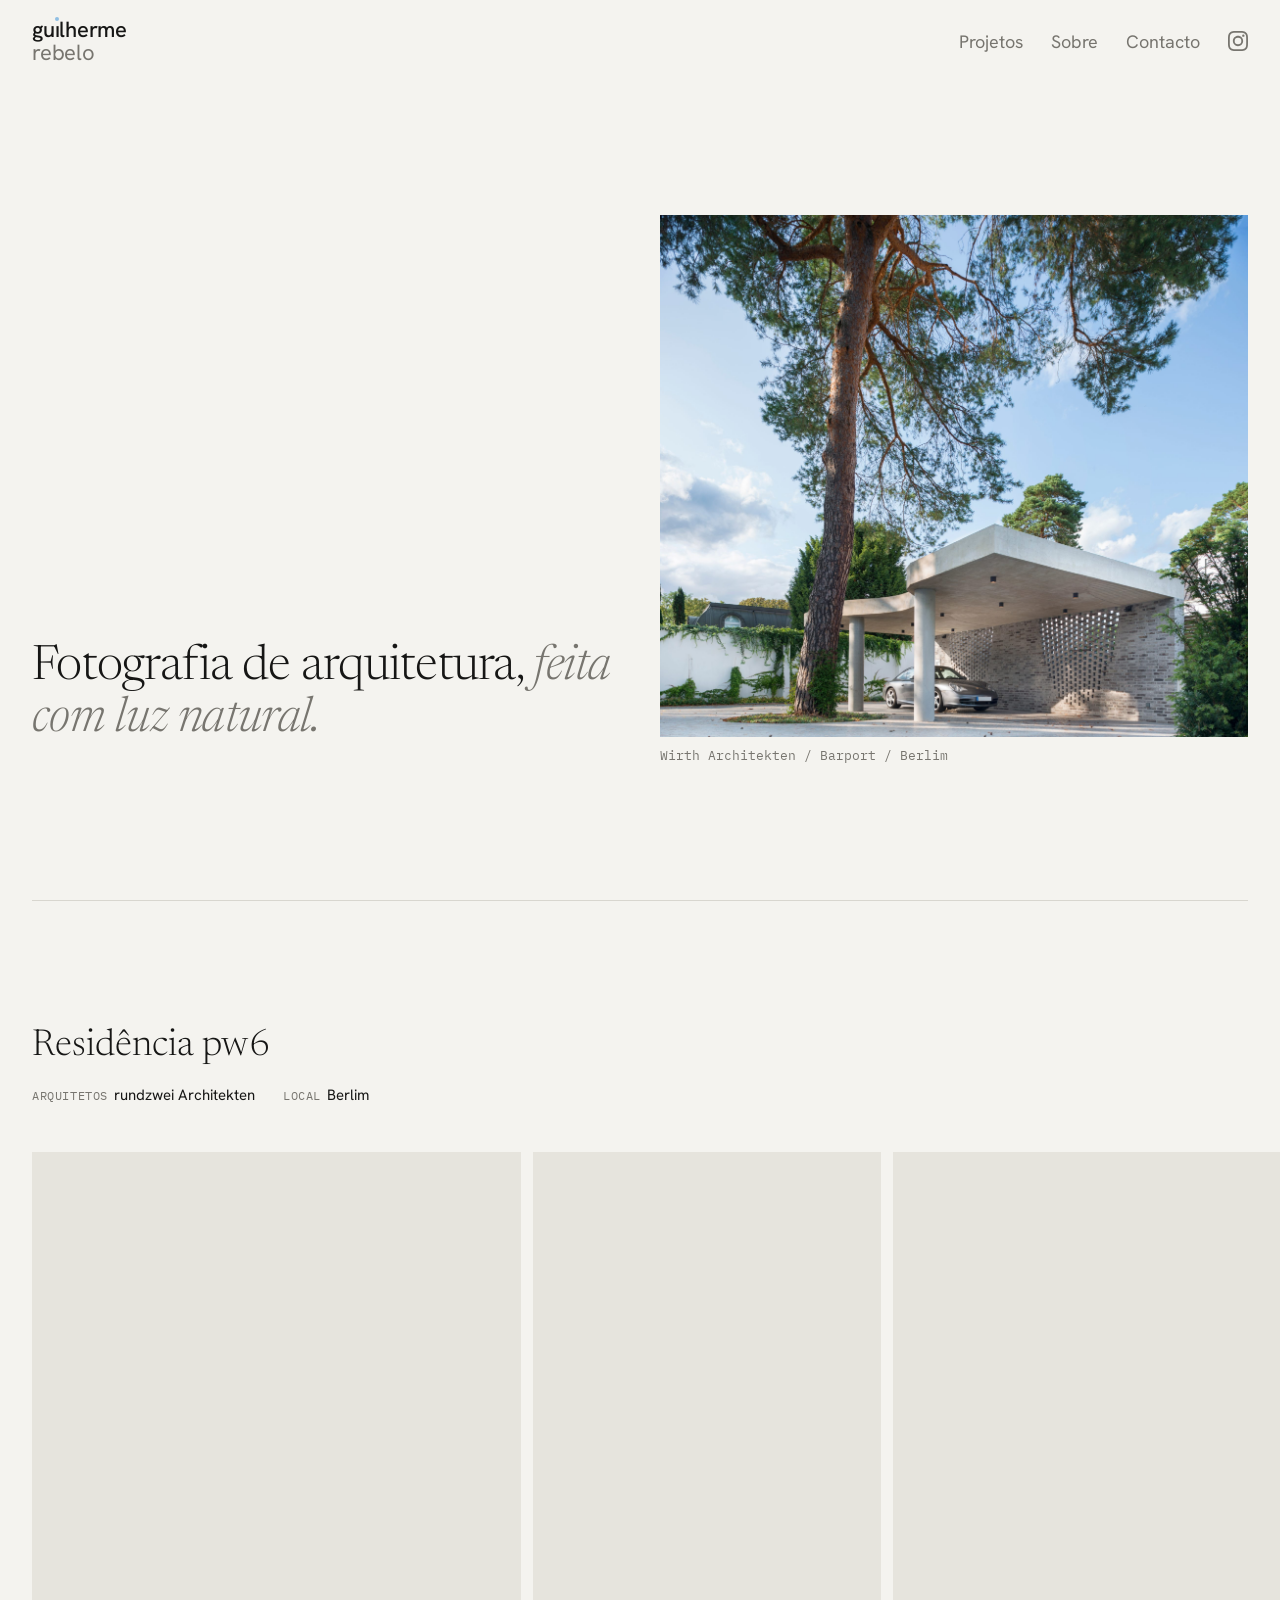
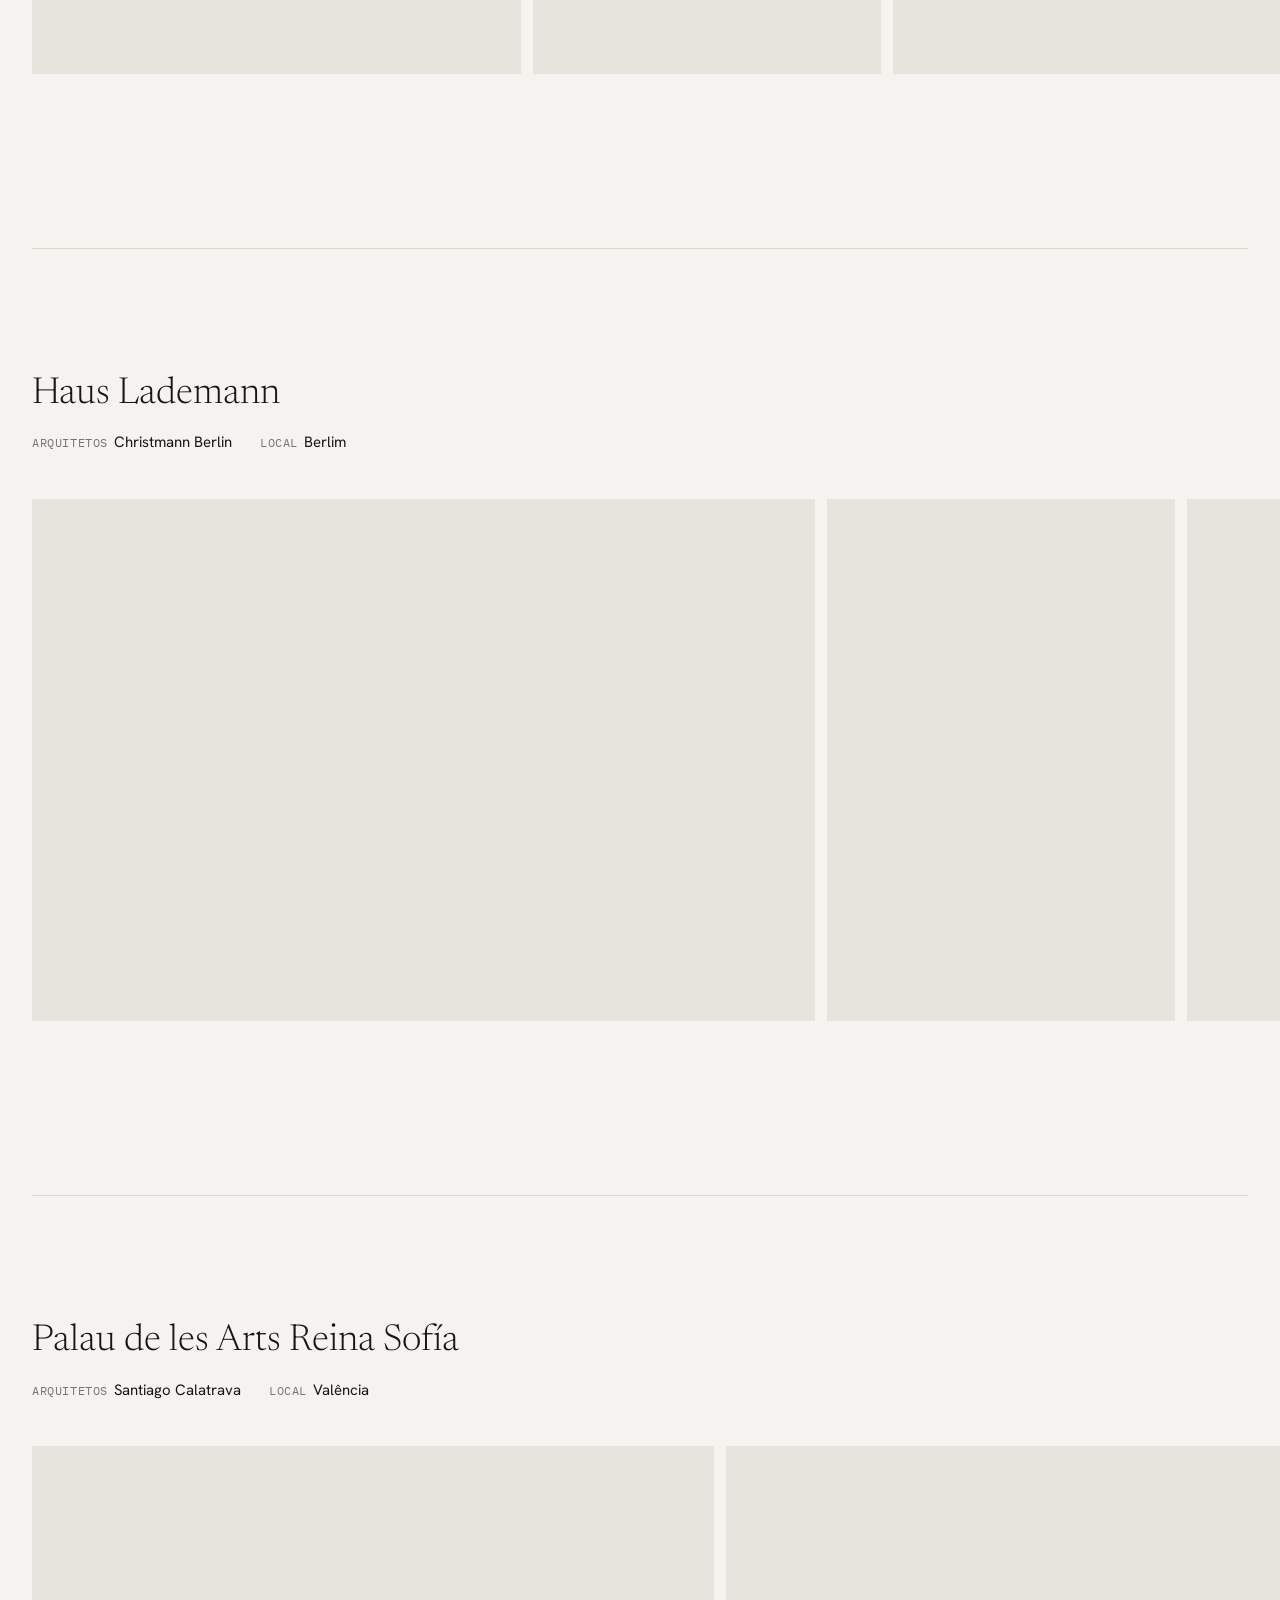
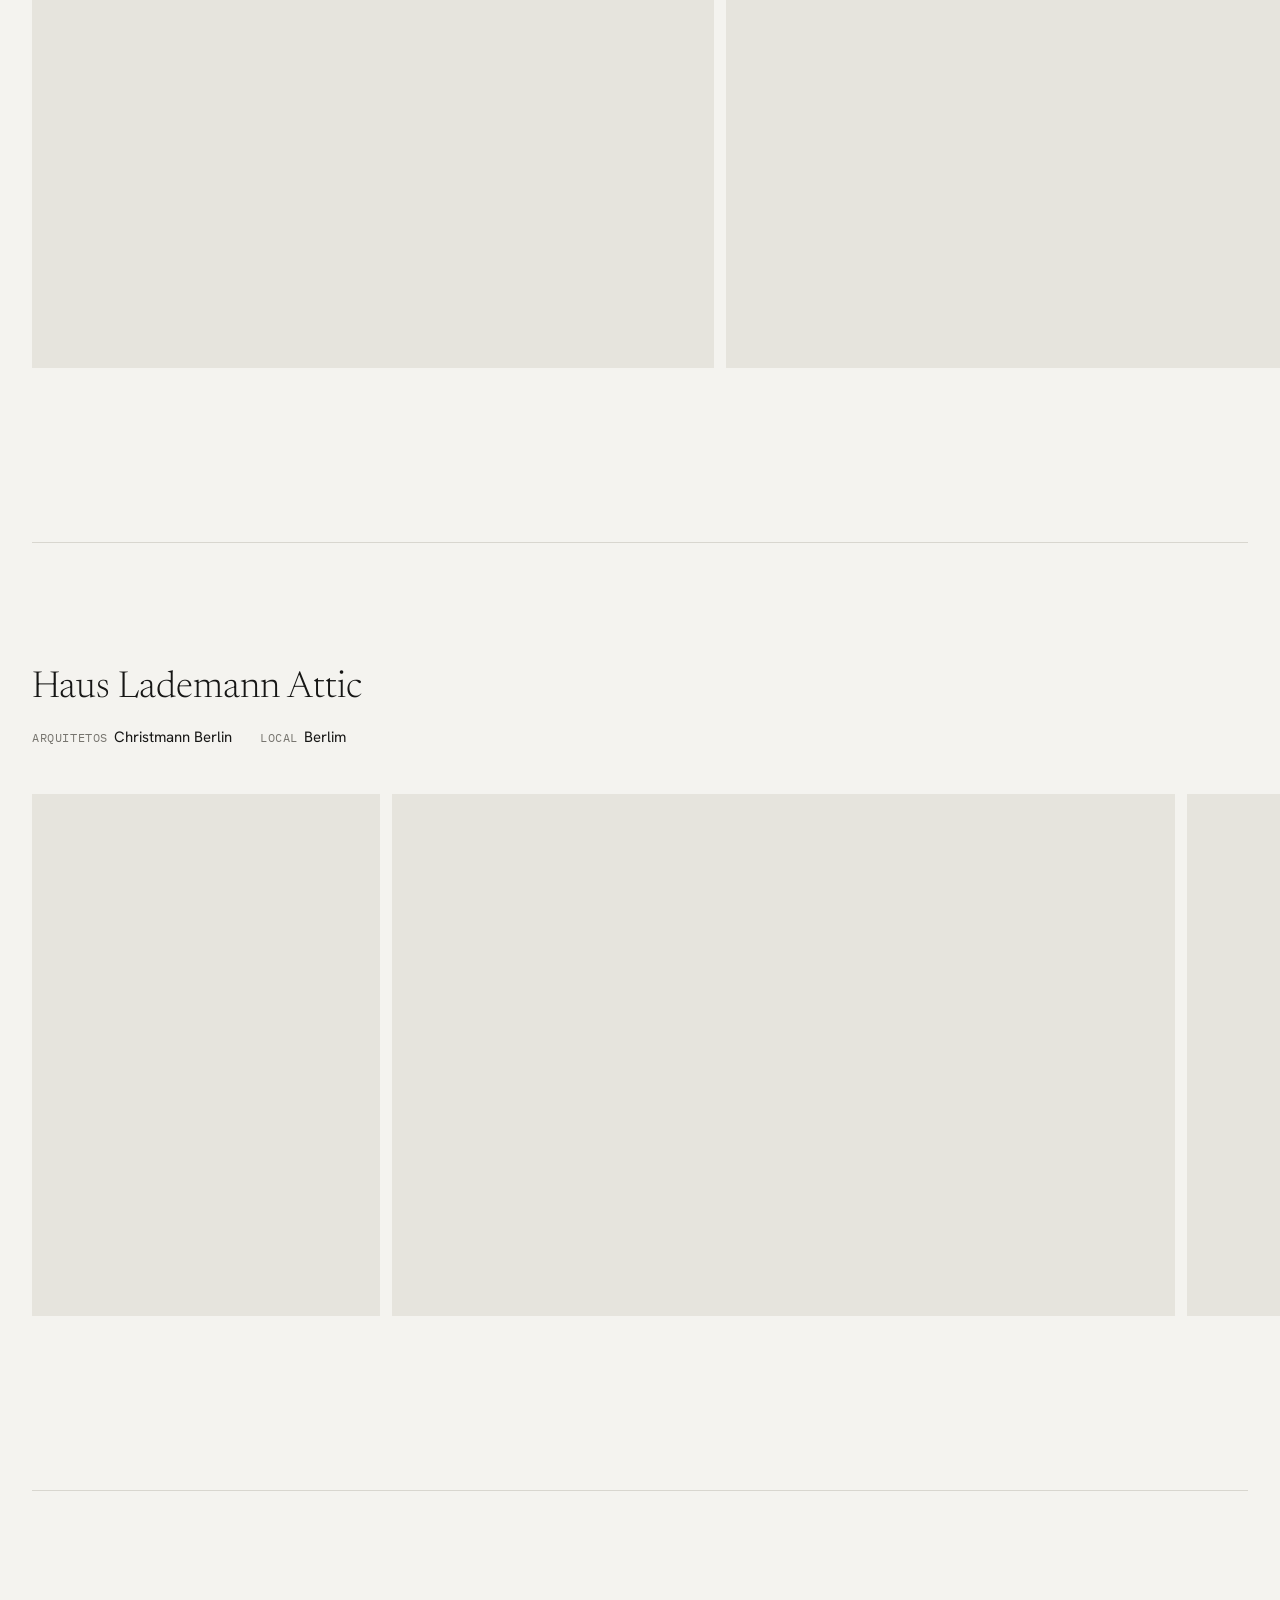
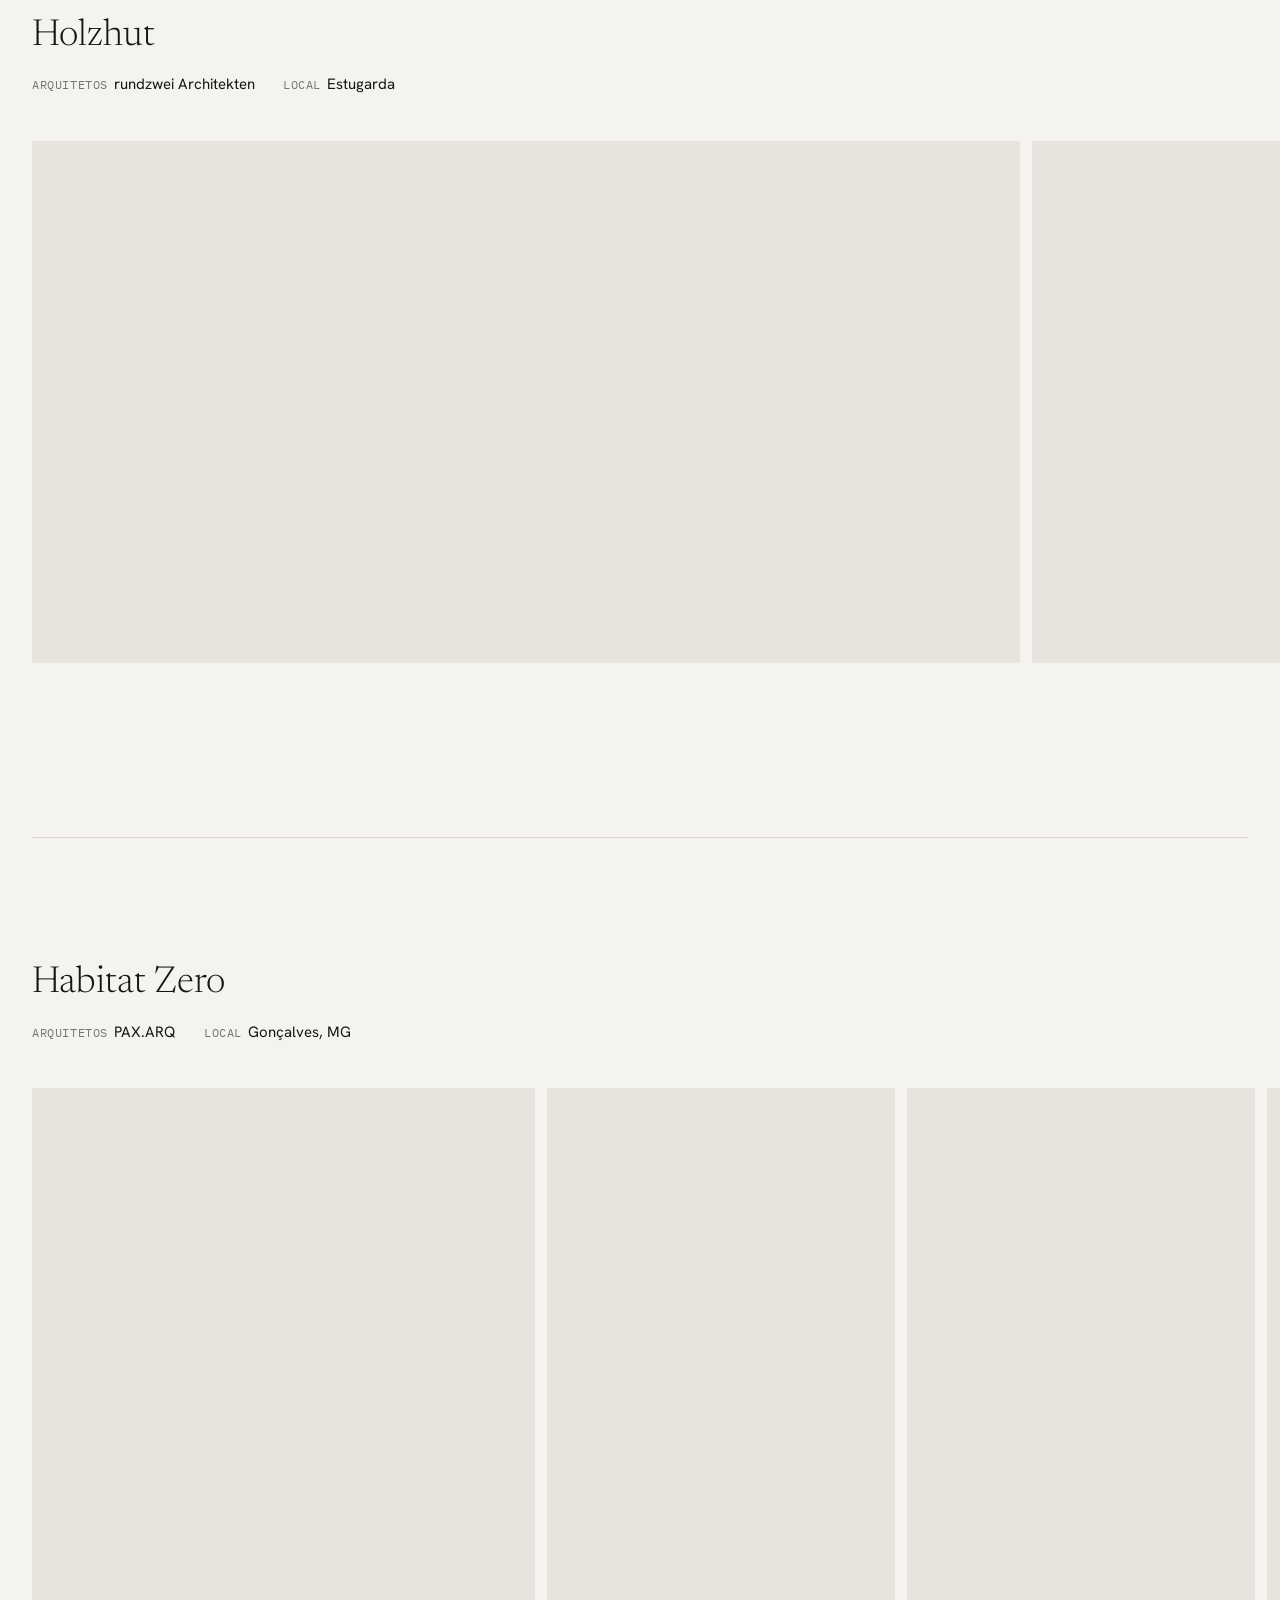
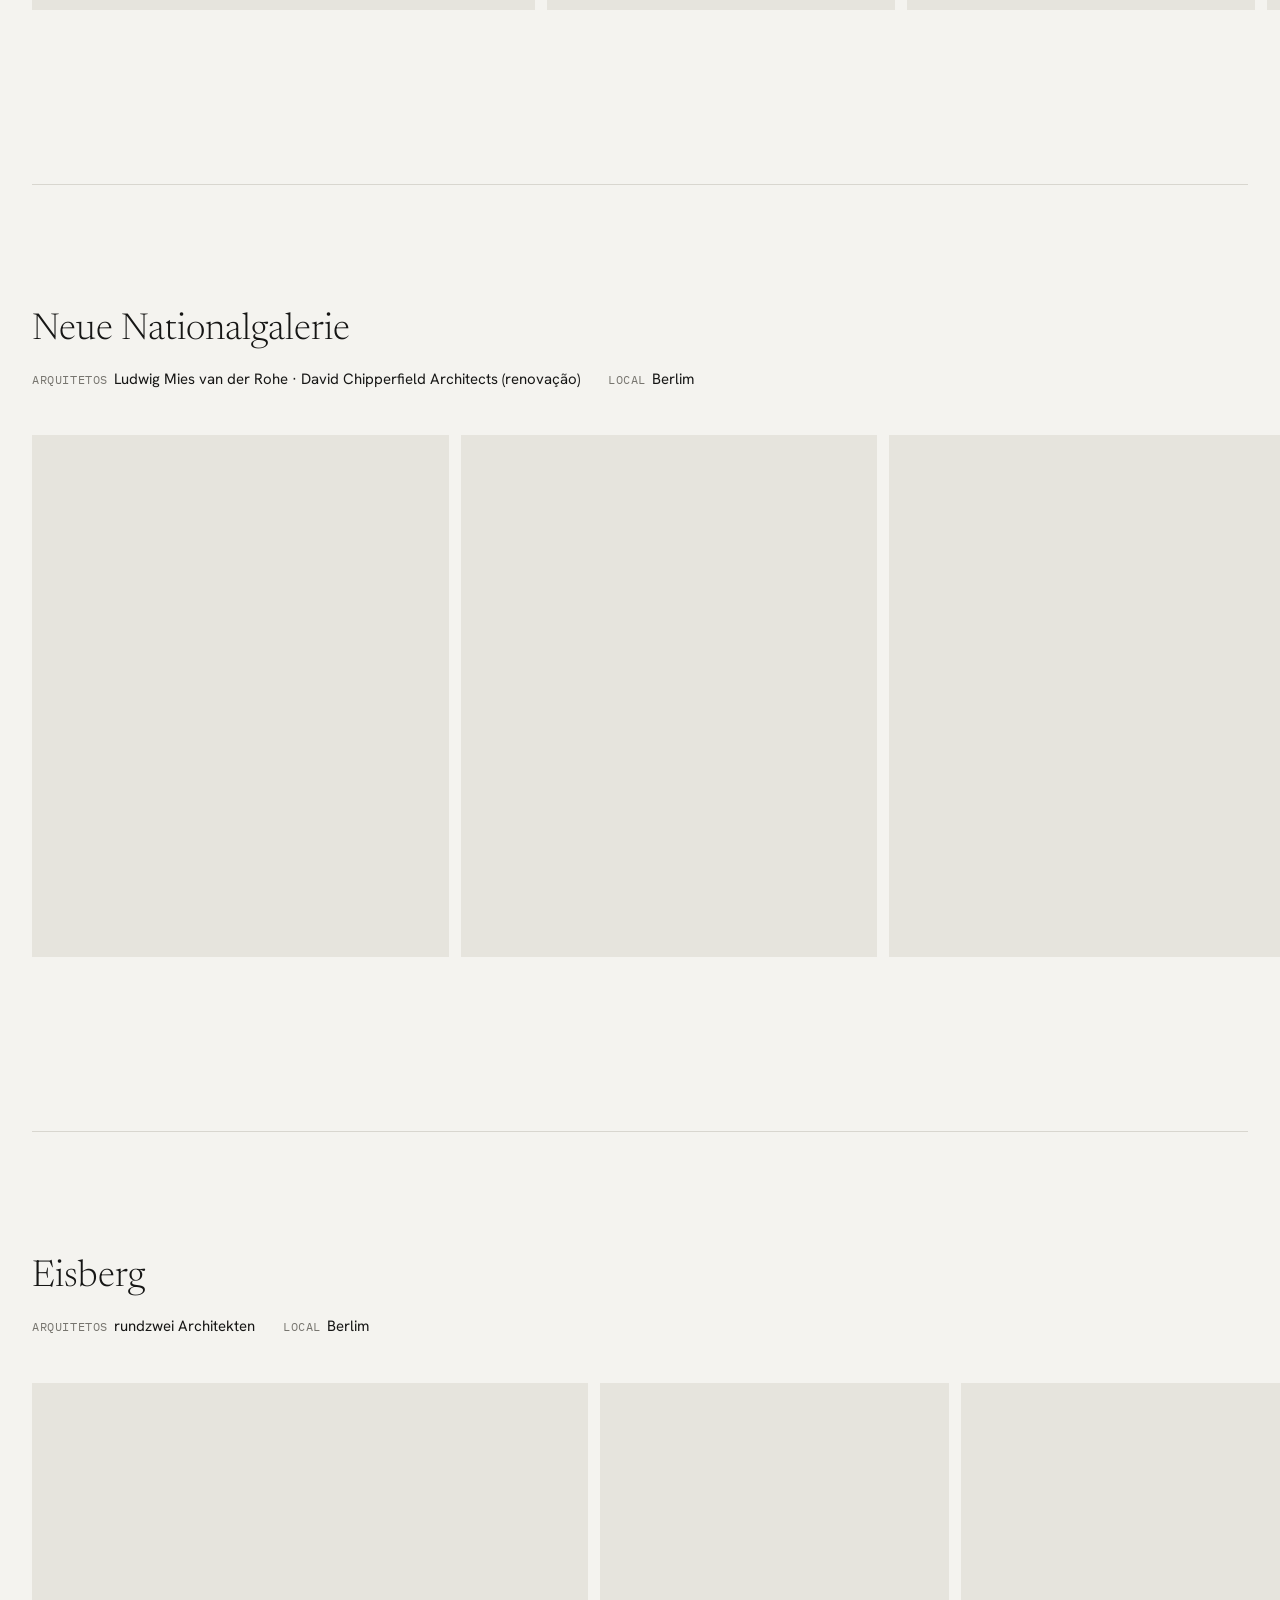
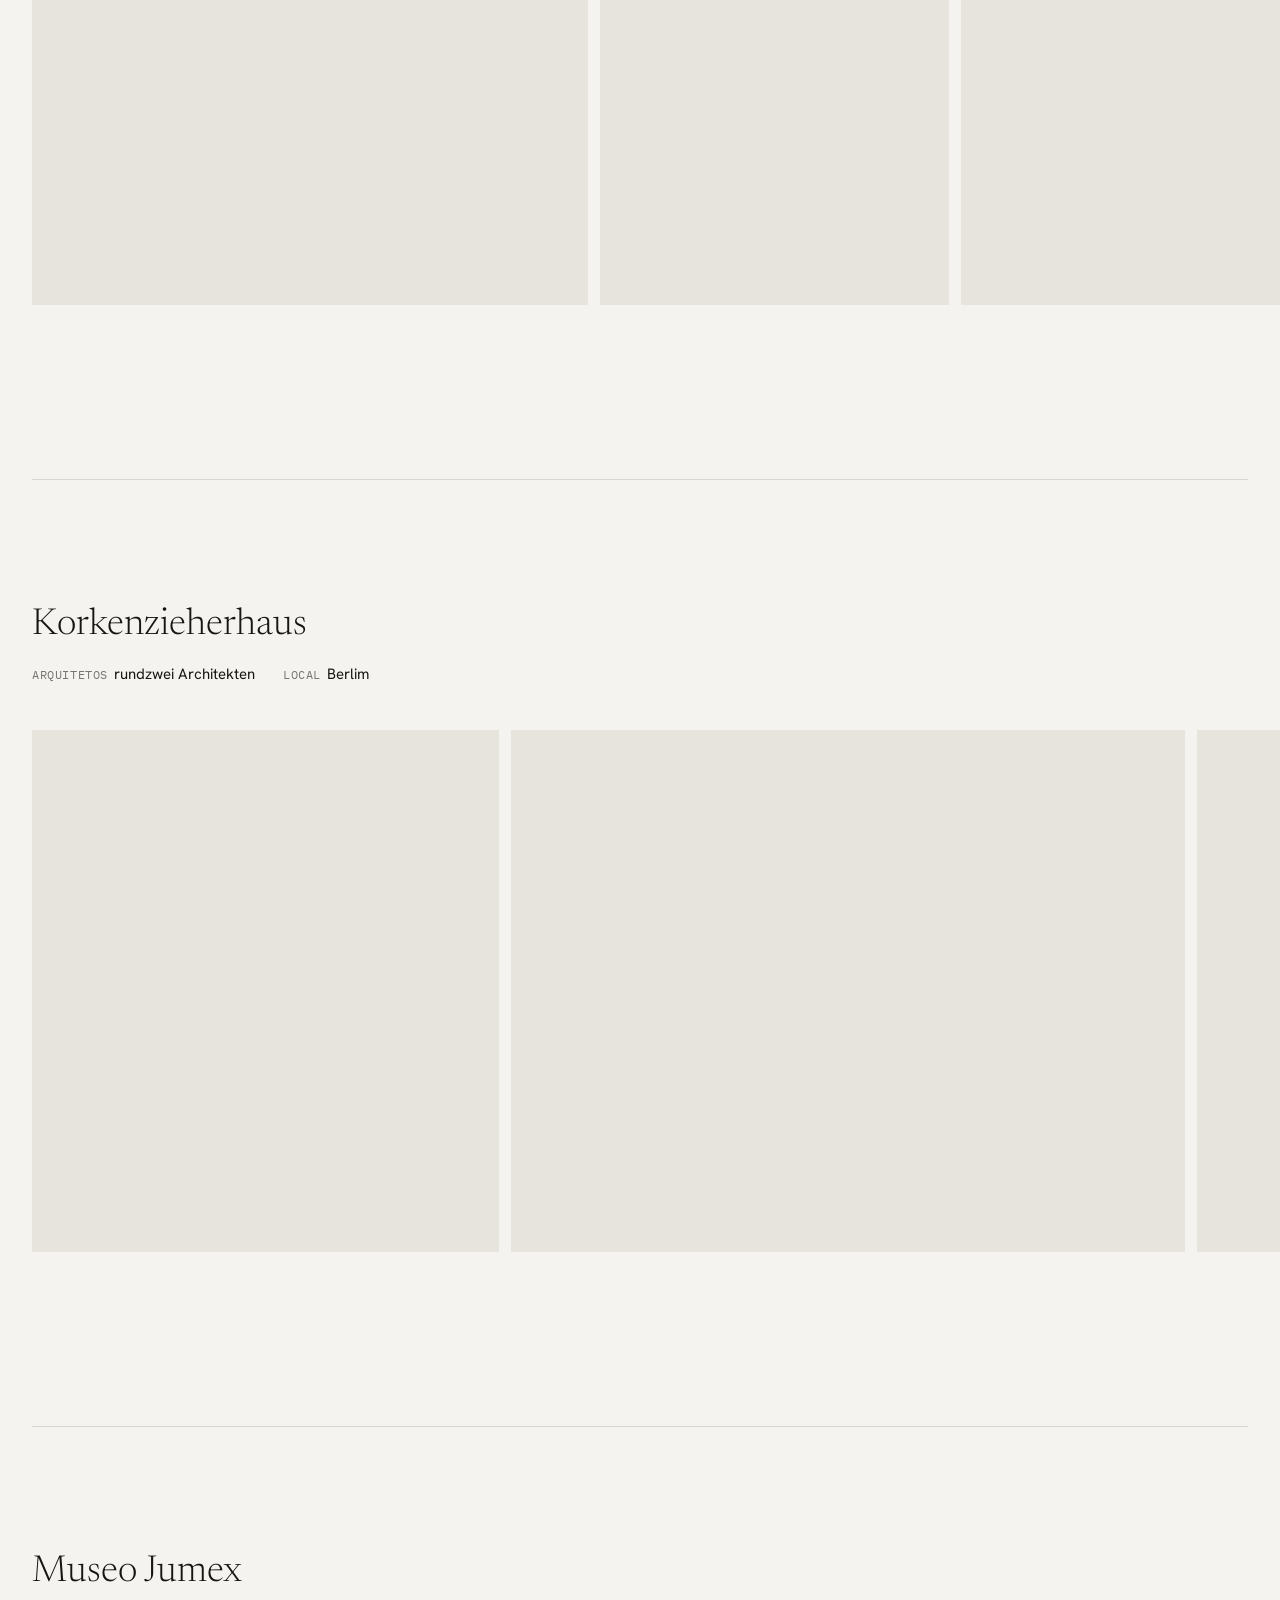
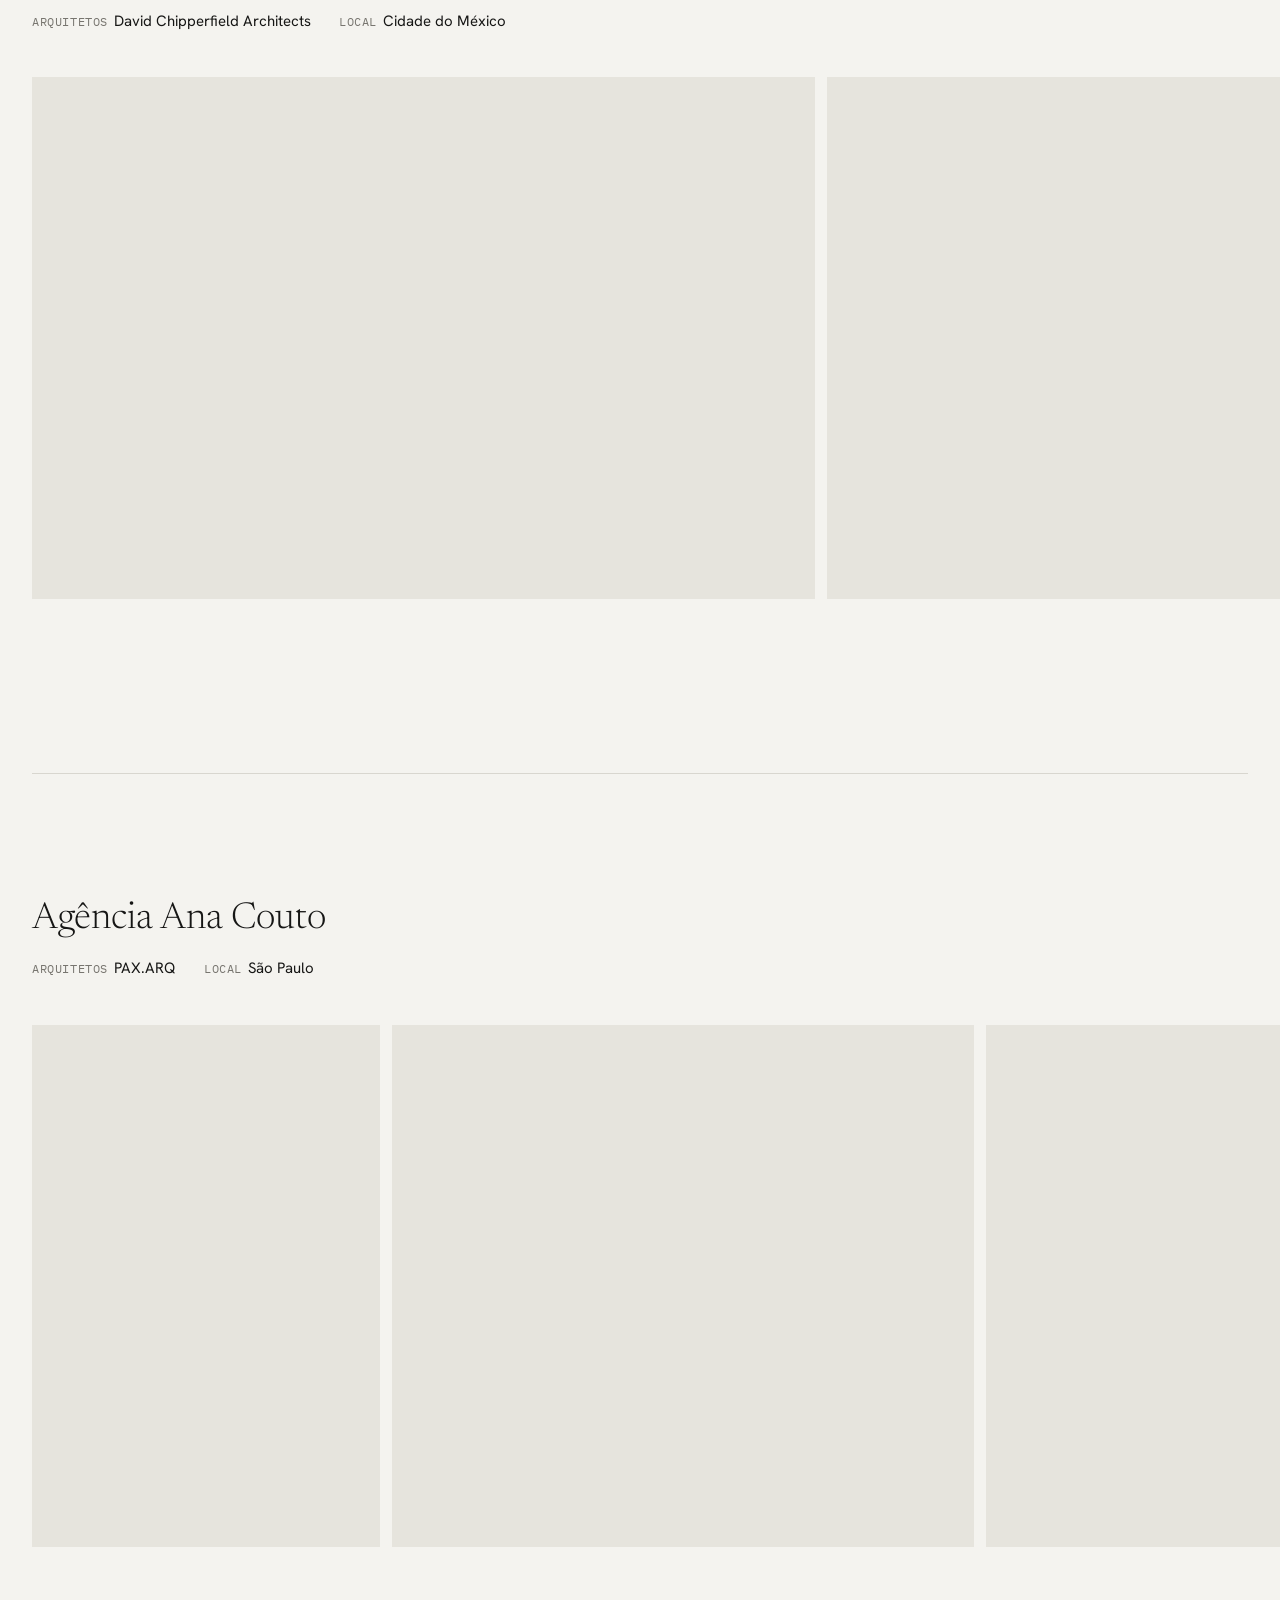
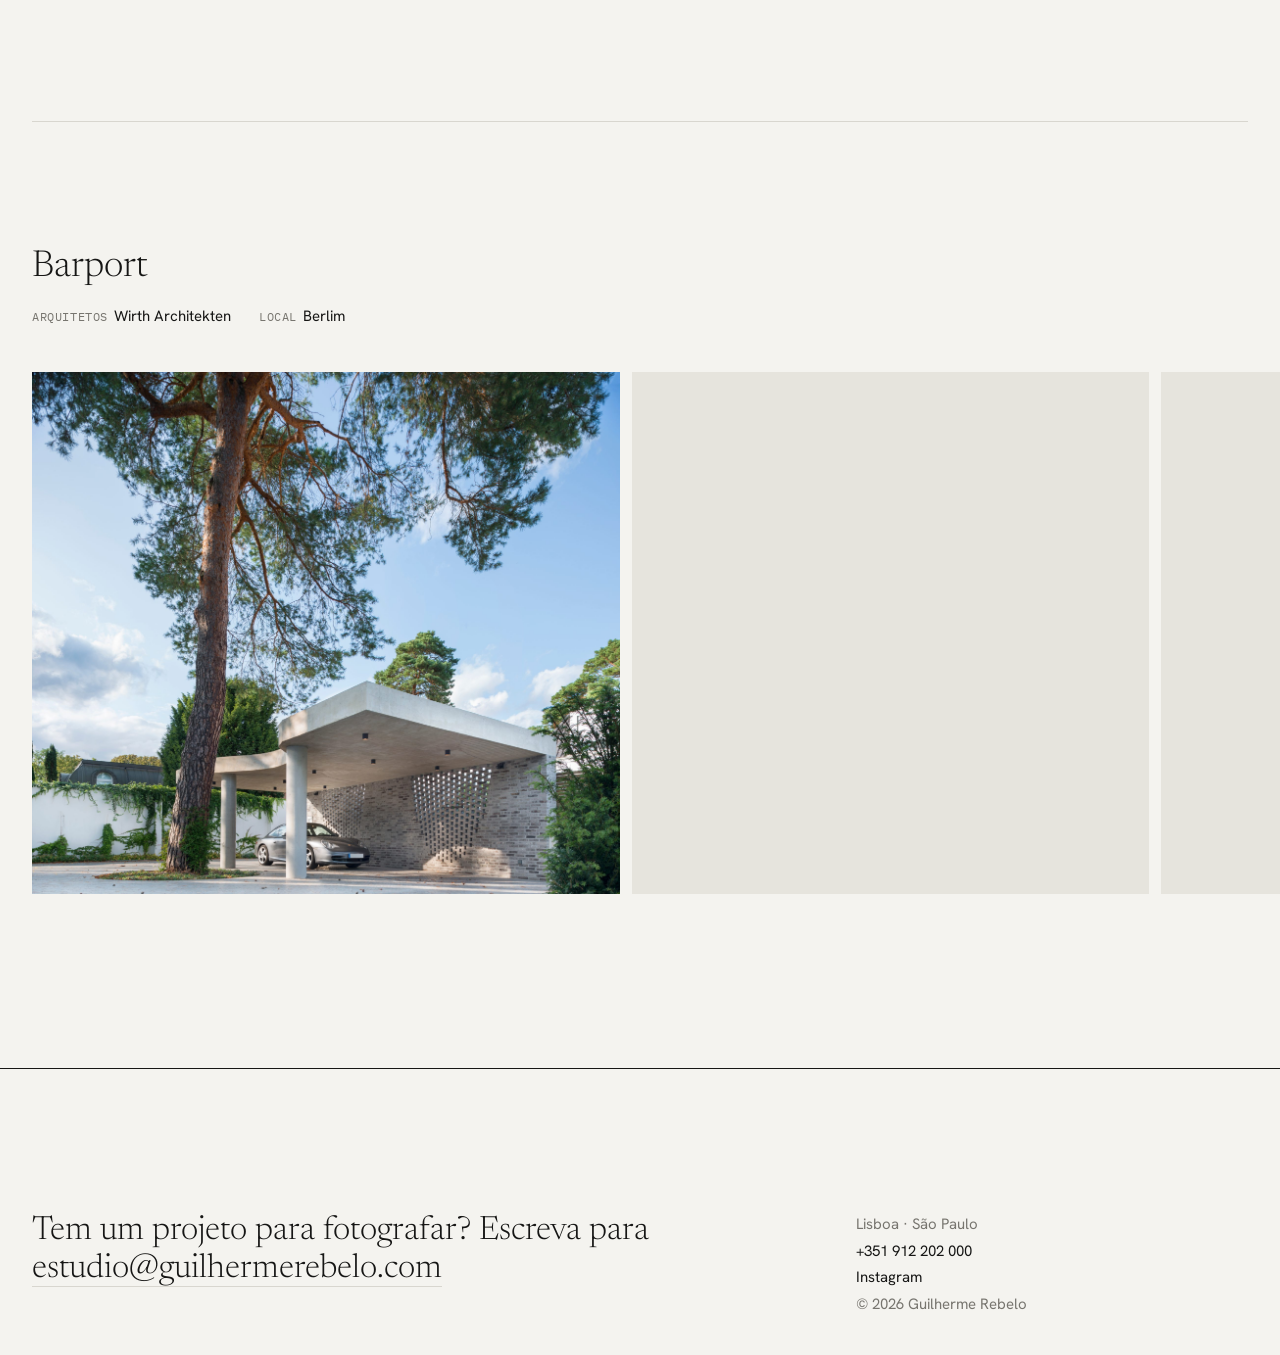
<file: projetos.html>
<!DOCTYPE html>
<html lang="pt-PT">
	<head>
		<meta charset="UTF-8">
		<!-- Esta página já não existe: os projetos estão agora na página inicial. Quem chegar aqui é reencaminhado. -->
		<meta name="robots" content="noindex">
		<link rel="canonical" href="https://guilhermerebelo.com/">
		<meta http-equiv="refresh" content="0; url=index.html#projetos">
		<title>Guilherme Rebelo</title>
	</head>
	<body>
		<p><a href="index.html#projetos">Ver projetos</a></p>
	</body>
</html>
</file>
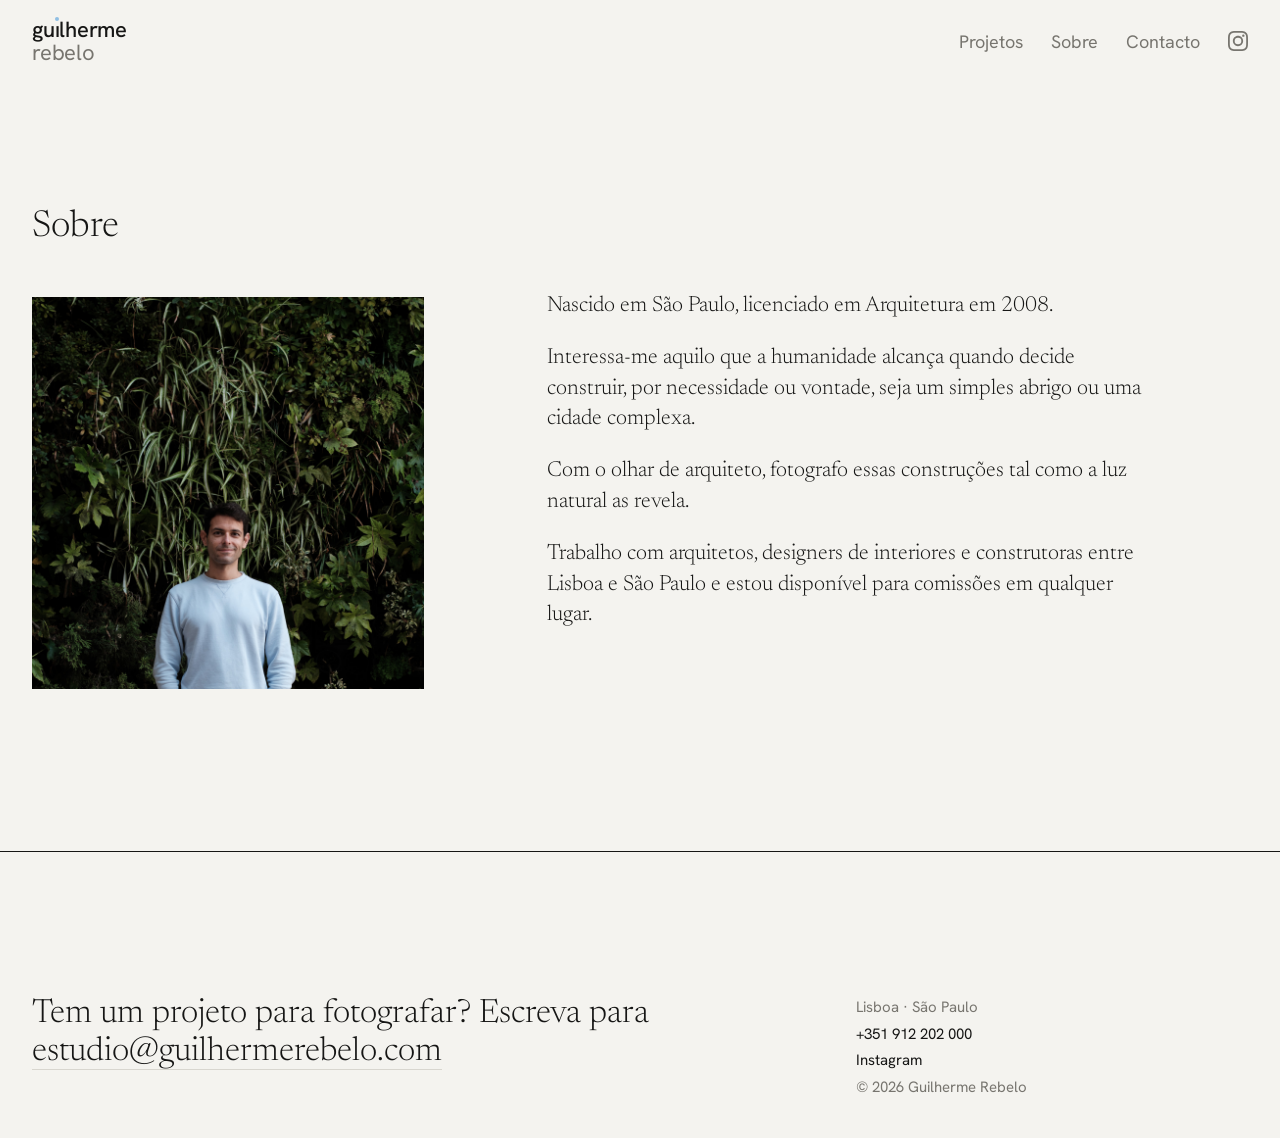
<file: sobre.html>
<!DOCTYPE html>
<html lang="pt-PT">
	<head>
		<meta charset="UTF-8">
		<meta name="viewport" content="width=device-width, initial-scale=1">
		<title>Sobre — Guilherme Rebelo, fotógrafo de arquitetura</title>
		<meta name="description" content="Arquiteto de formação, Guilherme Rebelo fotografa arquitetura e interiores com luz natural, entre Lisboa e São Paulo. Contacto e disponibilidade para comissões.">
		<link rel="canonical" href="https://guilhermerebelo.com/sobre.html">
		<meta property="og:type" content="website">
		<meta property="og:site_name" content="Guilherme Rebelo">
		<meta property="og:title" content="Sobre — Guilherme Rebelo, fotógrafo de arquitetura">
		<meta property="og:description" content="Arquiteto de formação, Guilherme Rebelo fotografa arquitetura e interiores com luz natural, entre Lisboa e São Paulo. Contacto e disponibilidade para comissões.">
		<meta property="og:url" content="https://guilhermerebelo.com/sobre.html">
		<meta property="og:image" content="https://guilhermerebelo.com/og-image.jpg">
		<meta property="og:image:width" content="1200">
		<meta property="og:image:height" content="630">
		<meta property="og:locale" content="pt_PT">
		<meta name="twitter:card" content="summary_large_image">
		<link rel="preconnect" href="https://fonts.googleapis.com">
		<link rel="preconnect" href="https://fonts.gstatic.com" crossorigin>
		<link rel="stylesheet" href="https://fonts.googleapis.com/css2?family=Newsreader:ital,opsz,wght@0,6..72,300;1,6..72,300&family=Hanken+Grotesk:wght@400;500&family=IBM+Plex+Mono&display=swap">
		<link rel="icon" href="favicon.svg" type="image/svg+xml">
		<link rel="icon" href="favicon-32.png" type="image/png" sizes="32x32">
		<link rel="apple-touch-icon" href="apple-touch-icon.png">
		<link rel="stylesheet" href="style.css?v=16">
	</head>
	<body>
		<header class="site-header">
			<a class="logo" href="index.html" aria-label="Guilherme Rebelo, início">
				<span class="logo-name"><span>gu<span class="dot-i">ı</span>lherme</span><span>rebelo</span></span>
			</a>
			<nav>
				<a href="index.html#projetos">Projetos</a>
				<a href="sobre.html">Sobre</a>
				<a href="#contacto">Contacto</a>
				<a class="nav-ig" href="https://www.instagram.com/guilhermerebelo.foto/" target="_blank" rel="noopener" aria-label="Instagram">
					<svg viewBox="0 0 1000 1000" aria-hidden="true">
						<path fill="currentColor" transform="translate(-2.5 -2.5)" d="M295.42,6c-53.2,2.51-89.53,11-121.29,23.48-32.87,12.81-60.73,30-88.45,57.82S40.89,143,28.17,175.92c-12.31,31.83-20.65,68.19-23,121.42S2.3,367.68,2.56,503.46,3.42,656.26,6,709.6c2.54,53.19,11,89.51,23.48,121.28,12.83,32.87,30,60.72,57.83,88.45S143,964.09,176,976.83c31.8,12.29,68.17,20.67,121.39,23s70.35,2.87,206.09,2.61,152.83-.86,206.16-3.39S799.1,988,830.88,975.58c32.87-12.86,60.74-30,88.45-57.84S964.1,862,976.81,829.06c12.32-31.8,20.69-68.17,23-121.35,2.33-53.37,2.88-70.41,2.62-206.17s-.87-152.78-3.4-206.1-11-89.53-23.47-121.32c-12.85-32.87-30-60.7-57.82-88.45S862,40.87,829.07,28.19c-31.82-12.31-68.17-20.7-121.39-23S637.33,2.3,501.54,2.56,348.75,3.4,295.42,6m5.84,903.88c-48.75-2.12-75.22-10.22-92.86-17-23.36-9-40-19.88-57.58-37.29s-28.38-34.11-37.5-57.42c-6.85-17.64-15.1-44.08-17.38-92.83-2.48-52.69-3-68.51-3.29-202s.22-149.29,2.53-202c2.08-48.71,10.23-75.21,17-92.84,9-23.39,19.84-40,37.29-57.57s34.1-28.39,57.43-37.51c17.62-6.88,44.06-15.06,92.79-17.38,52.73-2.5,68.53-3,202-3.29s149.31.21,202.06,2.53c48.71,2.12,75.22,10.19,92.83,17,23.37,9,40,19.81,57.57,37.29s28.4,34.07,37.52,57.45c6.89,17.57,15.07,44,17.37,92.76,2.51,52.73,3.08,68.54,3.32,202s-.23,149.31-2.54,202c-2.13,48.75-10.21,75.23-17,92.89-9,23.35-19.85,40-37.31,57.56s-34.09,28.38-57.43,37.5c-17.6,6.87-44.07,15.07-92.76,17.39-52.73,2.48-68.53,3-202.05,3.29s-149.27-.25-202-2.53m407.6-674.61a60,60,0,1,0,59.88-60.1,60,60,0,0,0-59.88,60.1M245.77,503c.28,141.8,115.44,256.49,257.21,256.22S759.52,643.8,759.25,502,643.79,245.48,502,245.76,245.5,361.22,245.77,503m90.06-.18a166.67,166.67,0,1,1,167,166.34,166.65,166.65,0,0,1-167-166.34"/>
					</svg>
				</a>
			</nav>
		</header>

		<main class="about">
			<h1>Sobre</h1>
				<figure class="about-photo">
					<img src="images/guilherme-rebelo.jpg" alt="Retrato de Guilherme Rebelo" width="1600" height="1600">
				</figure>
			<div class="about-text">
				<p>Nascido em São Paulo, licenciado em Arquitetura em 2008.</p>
				<p>Interessa-me aquilo que a humanidade alcança quando decide construir, por necessidade ou vontade, seja um simples abrigo ou uma cidade complexa.</p>
				<p>Com o olhar de arquiteto, fotografo essas construções tal como a luz natural as revela.</p>
				<p>Trabalho com arquitetos, designers de interiores e construtoras entre Lisboa e São Paulo e estou disponível para comissões em qualquer lugar.</p>
			</div>
		</main>

		<footer class="site-footer" id="contacto">
			<p class="footer-text">Tem um projeto para fotografar? Escreva para <a href="mailto:estudio@guilhermerebelo.com">estudio@guilhermerebelo.com</a></p>
			<div class="footer-info">
				<span>Lisboa · São Paulo</span>
				<a href="tel:+351912202000">+351 912 202 000</a>
				<a href="https://www.instagram.com/guilhermerebelo.foto/" target="_blank" rel="noopener">Instagram</a>
				<span>© 2026 Guilherme Rebelo</span>
			</div>
		</footer>
	</body>
</html>
</file>
<file: style.css>
/* ===== Cores e letras (variáveis) ===== */
:root {
	--paper: #f4f3ef;
	--ink: #161615;
	--mute: #77756f;
	--hair: #d8d6cf;
	--sky: #8fbfe3; /* céu limpo: o azul da marca */
	--serif: "Newsreader", Georgia, serif;
	--sans: "Hanken Grotesk", Helvetica, Arial, sans-serif;
	--mono: "IBM Plex Mono", Menlo, monospace;
	--side: 32px;
}

* {
	box-sizing: border-box;
}

html {
	scroll-behavior: smooth;
}

body {
	margin: 0;
	background: var(--paper);
	color: var(--ink);
	font: 400 15px/1.5 var(--sans);
	-webkit-font-smoothing: antialiased;
}

a {
	color: inherit;
	text-decoration: none;
}

/* ===== Cabeçalho ===== */
.site-header {
	position: sticky;
	top: 0;
	z-index: 10;
	display: flex;
	justify-content: space-between;
	align-items: center;
	padding: 18px var(--side);
	background: var(--paper);
}

.logo {
	display: flex;
	align-items: center;
	gap: 12px;
}

.logo-name {
	display: flex;
	flex-direction: column;
	transition: opacity 0.3s, visibility 0.3s;
	font-size: 22px;
	line-height: 1.05;
	letter-spacing: -0.01em;
}

.logo-name span:first-child {
	font-weight: 500;
}

.logo-name > span + span {
	color: var(--mute);
}

/* o "i" de guilherme: um i sem ponto (ı) com um ponto azul por cima */
.dot-i {
	position: relative;
}

.dot-i::after {
	content: "";
	position: absolute;
	left: 50%;
	top: 0.1em;
	width: 4px;
	height: 4px;
	border-radius: 50%;
	background: var(--sky);
	transform: translateX(-50%);
}

.site-header nav {
	display: flex;
	gap: 28px;
}

.site-header nav a {
	font-size: 18px;
	color: var(--mute);
}

.site-header nav a:hover {
	color: var(--ink);
}

/* ícone do Instagram no menu */
.site-header nav {
	align-items: center;
}

.nav-ig {
	display: flex;
}

.nav-ig svg {
	width: 20px;
	height: 20px;
}

/* ===== Capa ===== */
.cover {
	/* a capa ocupa exatamente o ecrã por baixo do cabeçalho (82px),
	   com a imagem ao centro na vertical */
	min-height: calc(100vh - 82px);
	display: grid;
	grid-template-columns: 1fr 1fr;
	gap: 40px;
	align-items: end;
	align-content: center;
	padding: 4vh var(--side) calc(4vh + 30px); /* +30px para a legenda que fica por baixo da imagem */
}

.cover h1 {
	margin: 0 0 -0.2em; /* desce o texto até a linha de base ficar ao nível do fundo da imagem */
	font: 300 clamp(32px, 3.8vw, 56px)/1.08 var(--serif);
	letter-spacing: -0.015em;
}

.cover h1 em {
	color: var(--mute);
}

.cover-image {
	margin: 0;
	display: flex;
	flex-direction: column;
	align-items: flex-end;
}

.cover-image a {
	position: relative;
	display: block;
}

/* a legenda fica por baixo da imagem sem contar para a altura,
   para o fundo da imagem alinhar com o fundo do texto */
.cover-image .caption {
	position: absolute;
	top: 100%;
	left: 0;
	right: 0;
	margin: 10px 0 0;
}

.cover-image img {
	display: block;
	width: auto;
	height: auto;
	max-width: 100%;
	max-height: min(72vh, calc(100vh - 82px - 8vh - 60px)); /* nunca mais alta do que o espaço disponível */
}

/* ===== Projetos ===== */
.project {
	padding: 0 var(--side);
	scroll-margin-top: 70px;
}

.title {
	display: grid;
	grid-template-columns: repeat(12, 1fr);
	gap: 0 20px;
	padding: 14vh 0 5vh;
	border-top: 1px solid var(--hair);
}

.title h2 {
	grid-column: 1 / 9;
	margin: 0;
	font: 300 clamp(28px, 2.9vw, 42px)/1.1 var(--serif);
}

.title dl {
	grid-column: 1 / 9;
	margin: 16px 0 0;
	display: flex;
	flex-wrap: wrap;
	gap: 4px 28px;
}

.title dt {
	display: inline;
	margin-right: 6px;
	font: 400 12px var(--mono);
	text-transform: uppercase;
	letter-spacing: 0.05em;
	color: var(--mute);
}

.title dd {
	display: inline;
	margin: 0;
}

/* a fila de fotografias que desliza para o lado */
.row {
	display: flex;
	gap: 12px;
	overflow-x: auto;
	scroll-snap-type: x mandatory;
	scroll-padding-left: var(--side);
	margin: 0 calc(-1 * var(--side));
	padding: 0 var(--side) 12px;
}

.row img {
	height: 58vh;
	width: auto;
	max-width: none;
	flex-shrink: 0;
	scroll-snap-align: start;
	background: #e6e4dd;
	cursor: zoom-in;
}

/* espaço depois de cada fila, antes do projeto seguinte */
.row {
	margin-bottom: 18vh;
}

/* legenda da imagem da capa */
.caption {
	font: 400 12.5px var(--mono);
	color: var(--mute);
}

.zoom-bg {
	position: fixed;
	inset: 0;
	z-index: 50;
	background: var(--paper);
	opacity: 0;
	transition: opacity 0.35s;
	cursor: zoom-out;
}

.zoom-bg.open {
	opacity: 1;
}

.zoom-img {
	position: fixed;
	z-index: 51;
	object-fit: contain;
	cursor: zoom-out;
	transition: top 0.45s, left 0.45s, width 0.45s, height 0.45s;
	transition-timing-function: cubic-bezier(0.2, 0.7, 0.2, 1);
}

/* ===== Publicado em ===== */
.press {
	overflow: hidden;
	padding: 9vh 0;
	border-top: 1px solid var(--hair);
}

.press h3 {
	margin: 0 0 28px;
	padding-left: var(--side);
	font: 400 12.5px var(--mono);
	text-transform: uppercase;
	letter-spacing: 0.05em;
	color: var(--mute);
}

.press-track {
	display: flex;
	width: max-content;
	animation: slide 40s linear infinite;
}

.press:hover .press-track {
	animation-play-state: paused;
}

.press ul {
	display: flex;
	margin: 0;
	padding: 0;
	list-style: none;
}

.press li {
	display: flex;
	align-items: center;
	height: 56px;
	padding: 0 48px;
	border-left: 1px solid var(--hair);
	font: 300 clamp(24px, 2.4vw, 34px)/1 var(--serif);
	color: var(--mute);
	white-space: nowrap;
}

.press li:hover {
	color: var(--ink);
}

@keyframes slide {
	to {
		transform: translateX(-50%);
	}
}

/* ===== Sobre ===== */
.about {
	display: grid;
	grid-template-columns: repeat(12, 1fr);
	gap: 0 20px;
	padding: 14vh var(--side) 18vh;
}

.about h1 {
	grid-column: 1 / 5;
	margin: 0;
	font: 300 clamp(28px, 2.9vw, 42px)/1.1 var(--serif);
}

.about-text {
	grid-column: 6 / 12;
	font: 300 clamp(20px, 1.7vw, 26px)/1.4 var(--serif);
}

.about-text p {
	margin: 0 0 1em;
}

/* o retrato, na coluna da esquerda, por baixo do título */
.about-photo {
	grid-column: 1 / 5;
	grid-row: 2;
	margin: 48px 0 0;
}

.about-photo img {
	display: block;
	width: 100%;
	height: auto;
}

.about-text {
	grid-row: 2;
	margin-top: 42px;
}

/* ===== Rodapé ===== */
.site-footer {
	display: grid;
	grid-template-columns: 2fr 1fr;
	gap: 40px;
	padding: 16vh var(--side) 40px;
	border-top: 1px solid var(--ink);
}

.footer-text {
	margin: 0;
	font: 300 clamp(26px, 2.6vw, 38px)/1.15 var(--serif);
}

.footer-text a {
	border-bottom: 1px solid var(--hair);
}

.footer-text a:hover {
	border-color: var(--ink);
}

.footer-info {
	display: flex;
	flex-direction: column;
	justify-content: flex-end;
	gap: 4px;
	color: var(--mute);
}

.footer-info a {
	color: var(--ink);
}

/* ===== Telemóvel ===== */
@media (max-width: 800px) {
	:root {
		--side: 16px;
	}

	.logo-name {
		font-size: 19px;
	}

	.site-header nav {
		gap: 18px;
	}

	.site-header nav a {
		font-size: 16px;
	}

	.cover,
	.site-footer {
		grid-template-columns: 1fr;
	}

	.cover h1 {
		margin-bottom: 0;
	}

	.cover {
		min-height: auto;
		padding-top: 10vh;
	}

	.cover-image {
		align-items: flex-start;
	}

	.cover-image img {
		max-height: 60vh;
	}

	.title,
	.about {
		grid-template-columns: 1fr;
		padding-top: 10vh;
	}

	.title h2,
	.title dl,
	.about h1,
	.about-photo,
	.about-text {
		grid-column: 1;
	}

	.about-photo,
	.about-text {
		grid-row: auto;
	}

	.about-photo {
		margin: 0 0 32px;
	}

	.about-text {
		margin-top: 0;
	}

	.about h1 {
		margin-bottom: 32px;
	}

	.row img {
		height: 52vh;
	}

	.row {
		margin-bottom: 10vh;
	}

	.press li {
		height: 44px;
		padding: 0 28px;
	}
}

/* para quem desligou as animações no computador */
@media (prefers-reduced-motion: reduce) {
	html {
		scroll-behavior: auto;
	}

	.logo-name {
		transition: none;
	}

	.press-track {
		animation: none;
		flex-wrap: wrap;
		width: auto;
		padding-left: var(--side);
	}

	.press ul[aria-hidden] {
		display: none;
	}
}
</file>
